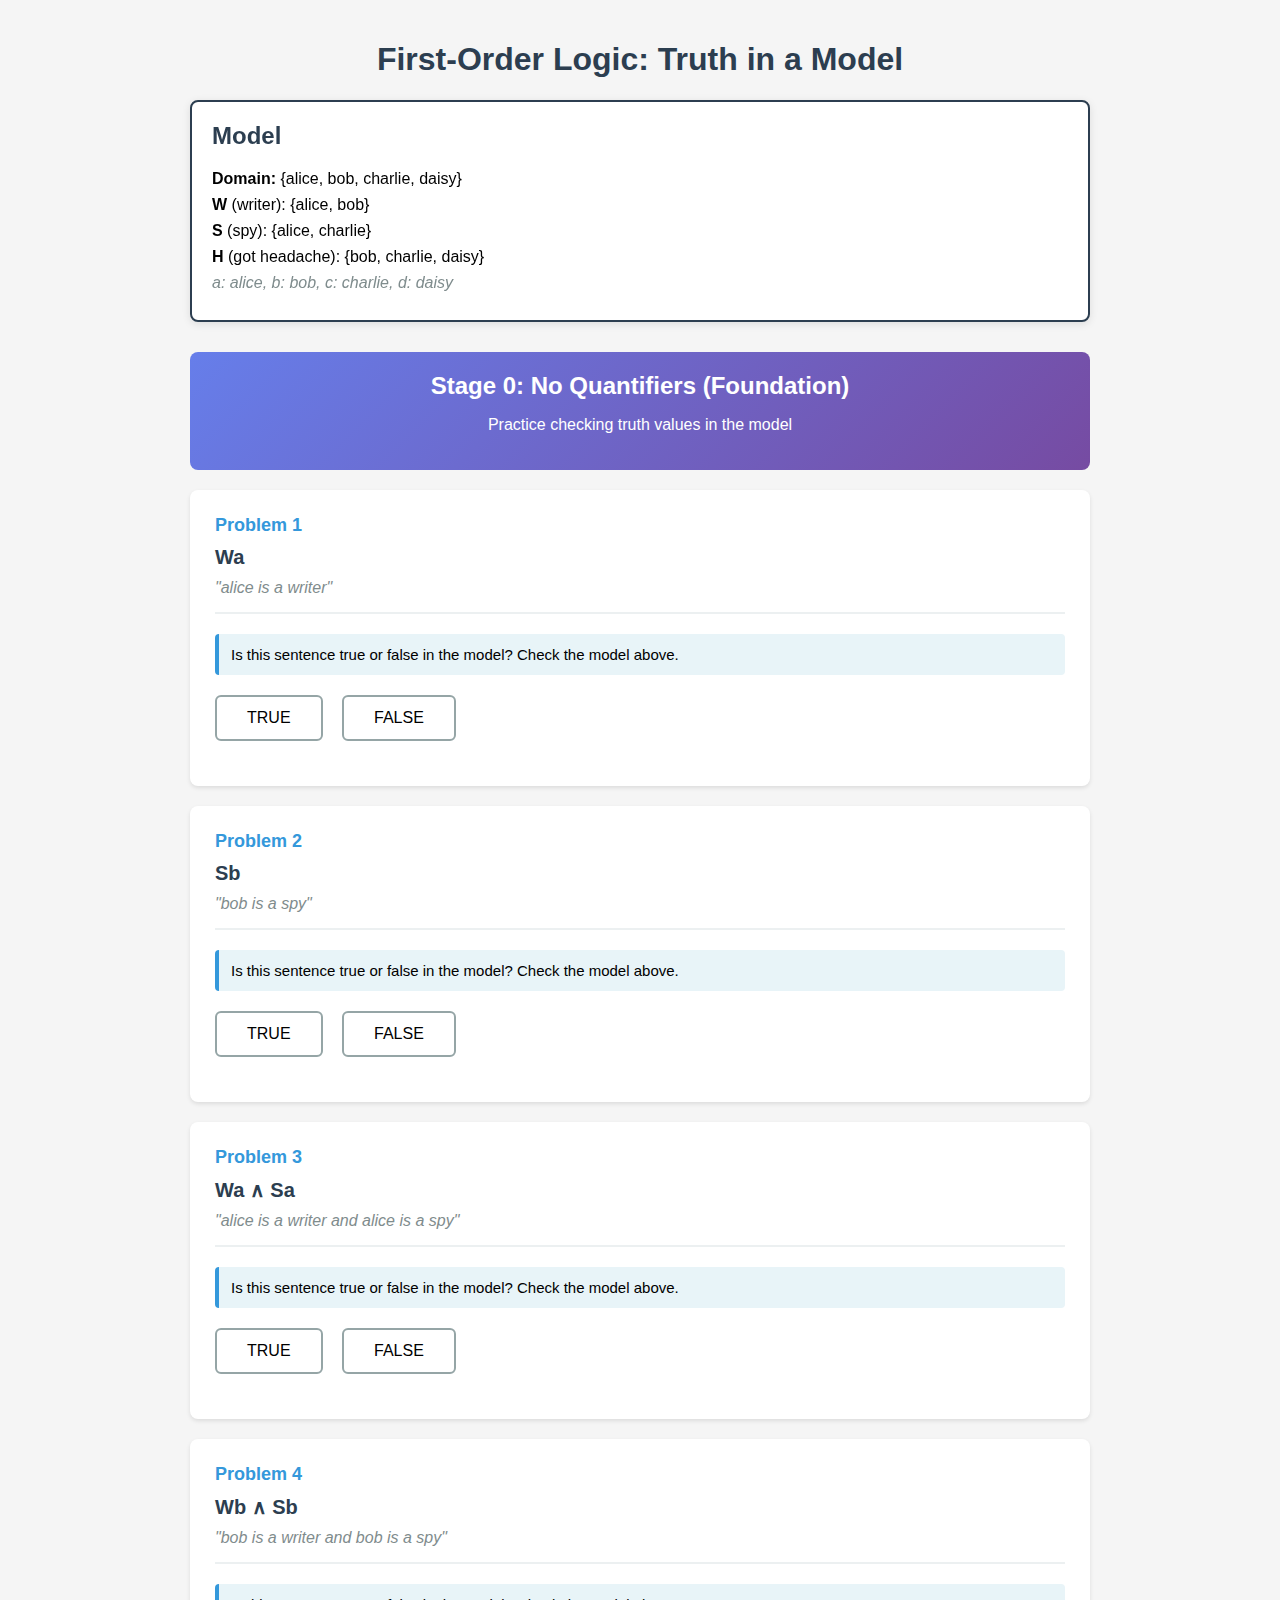
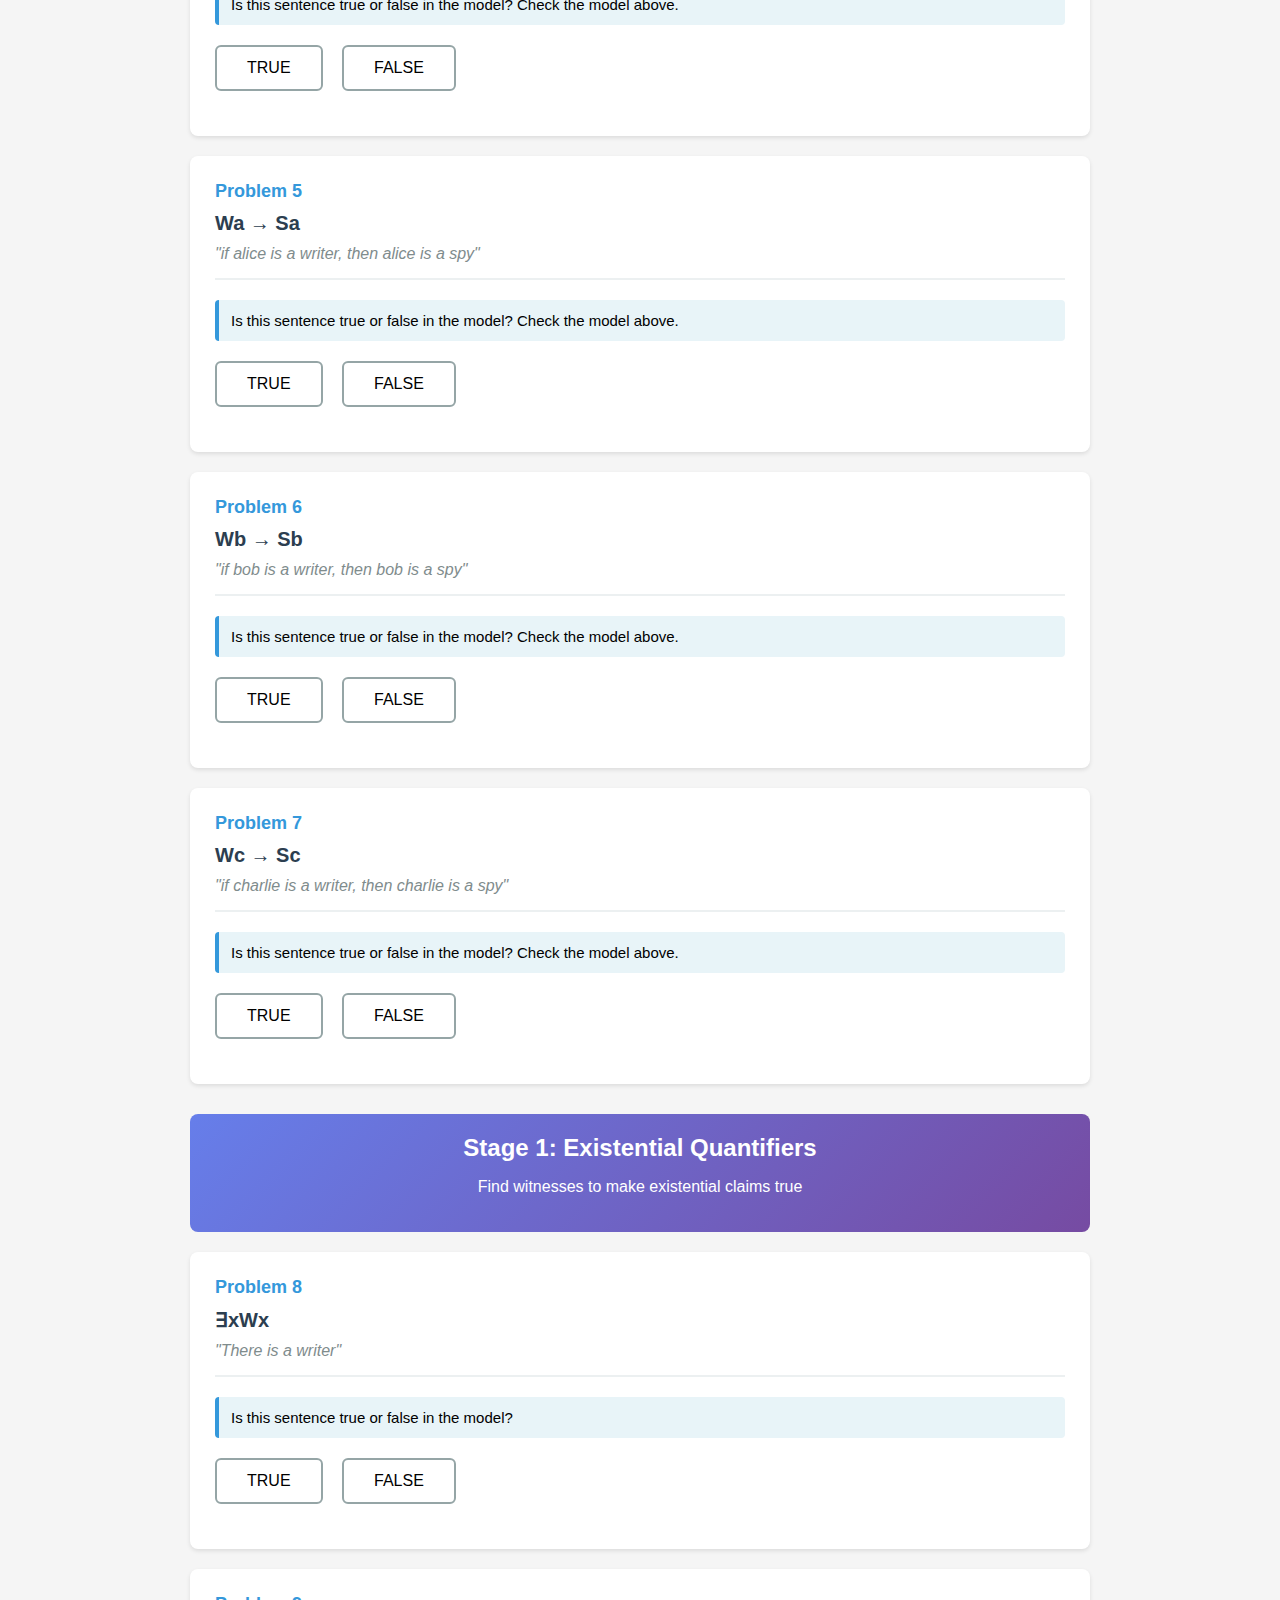
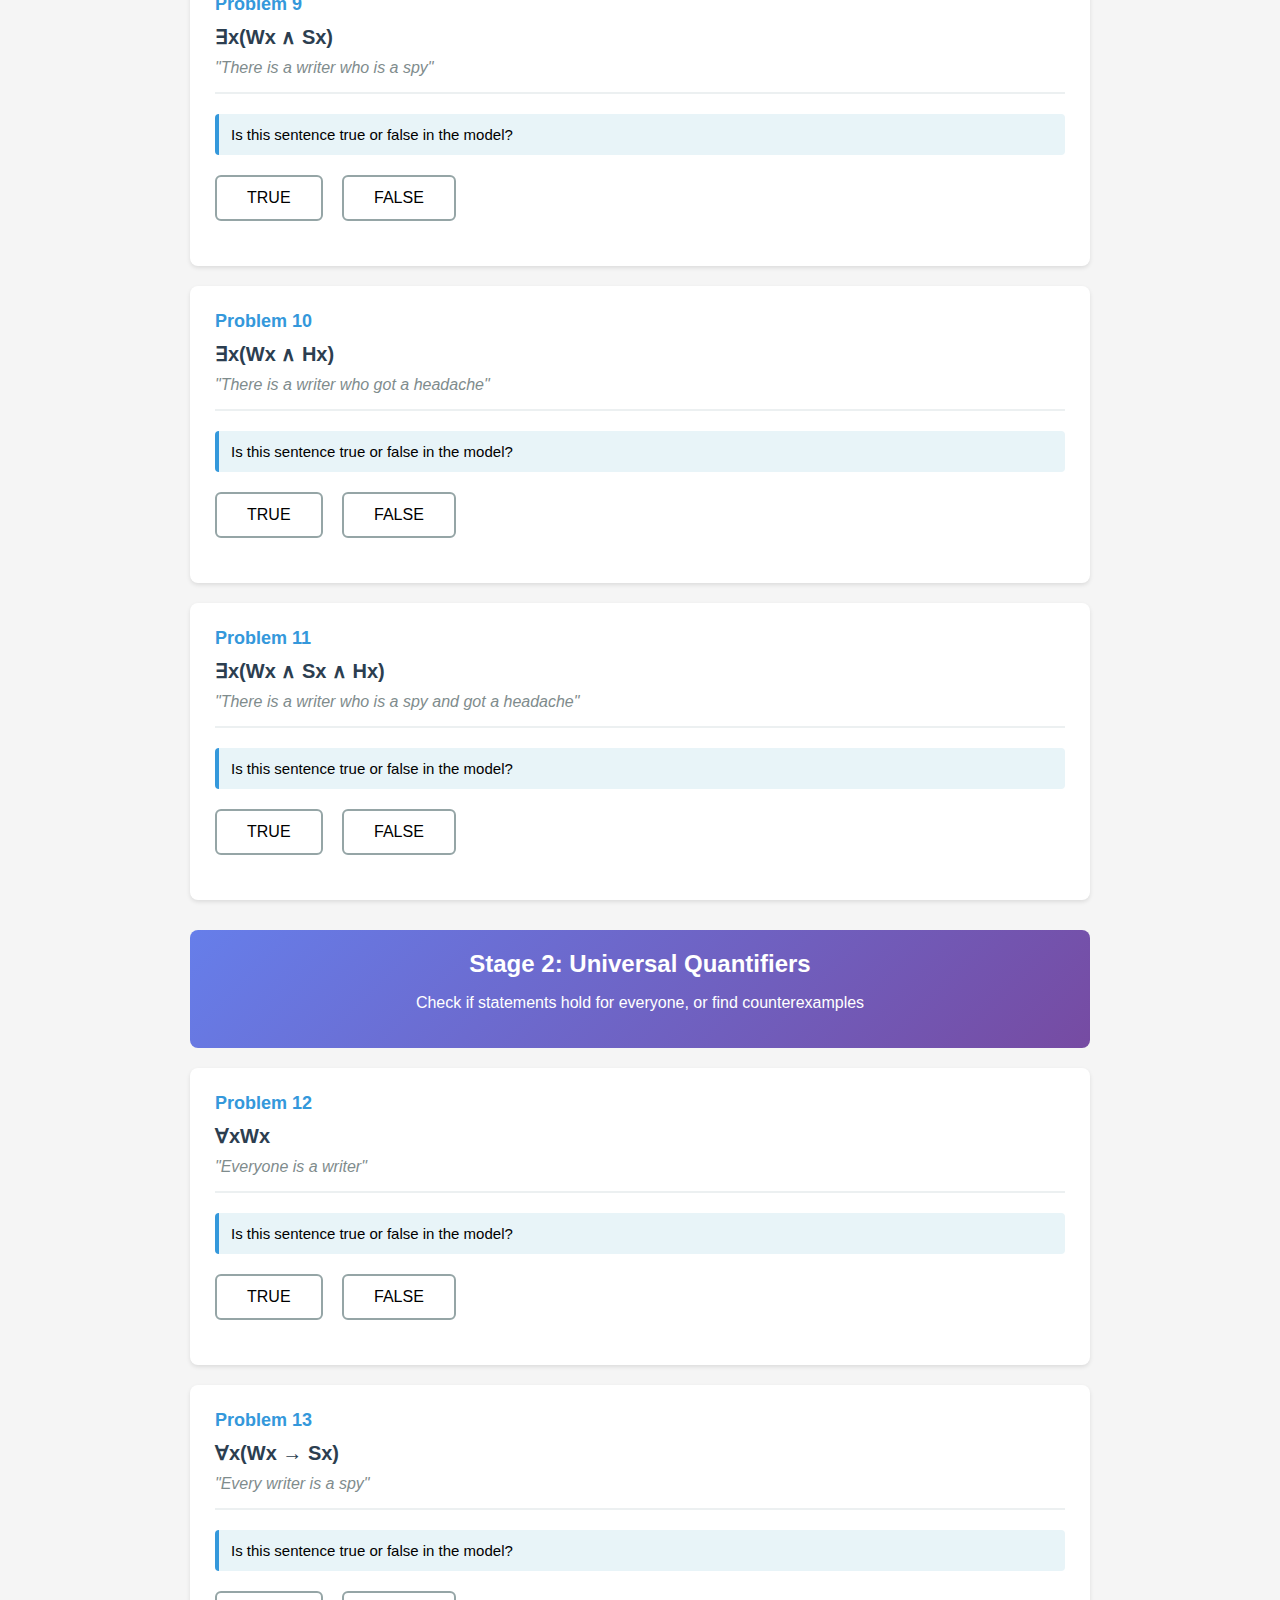
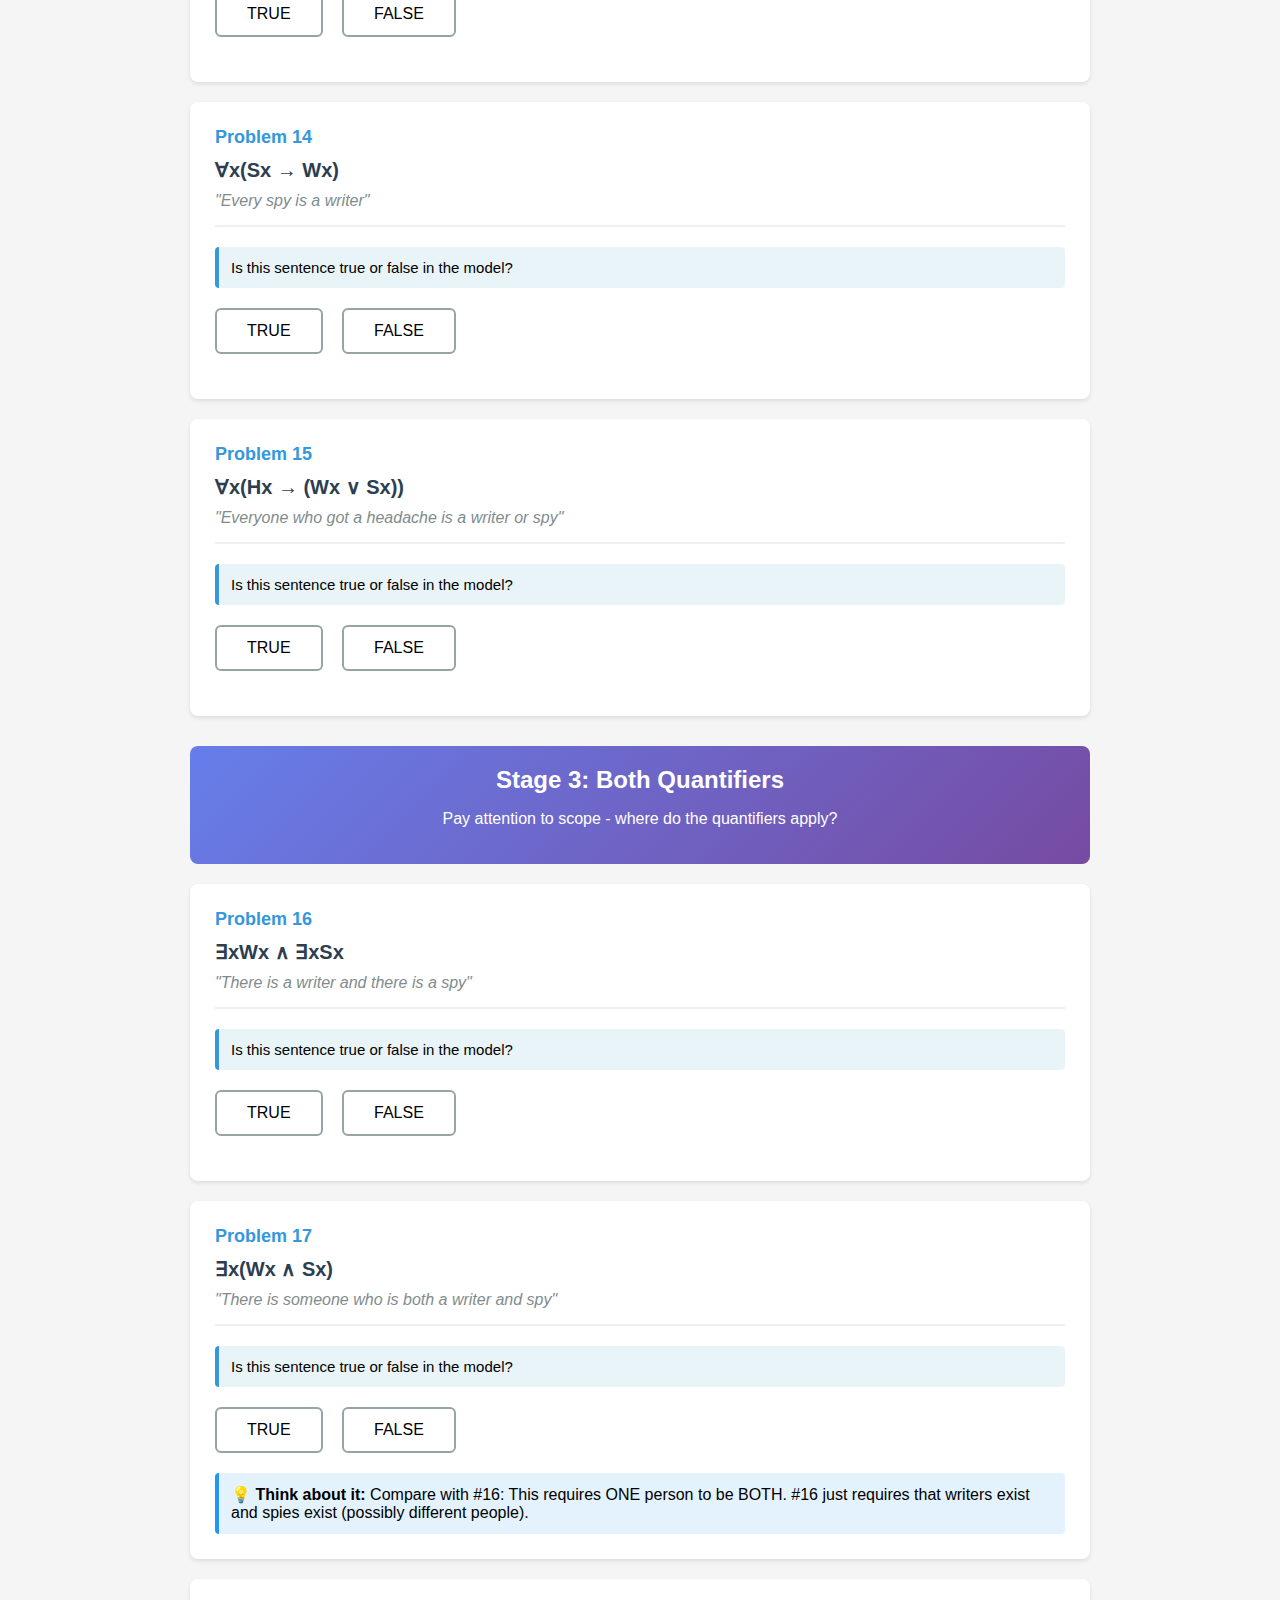
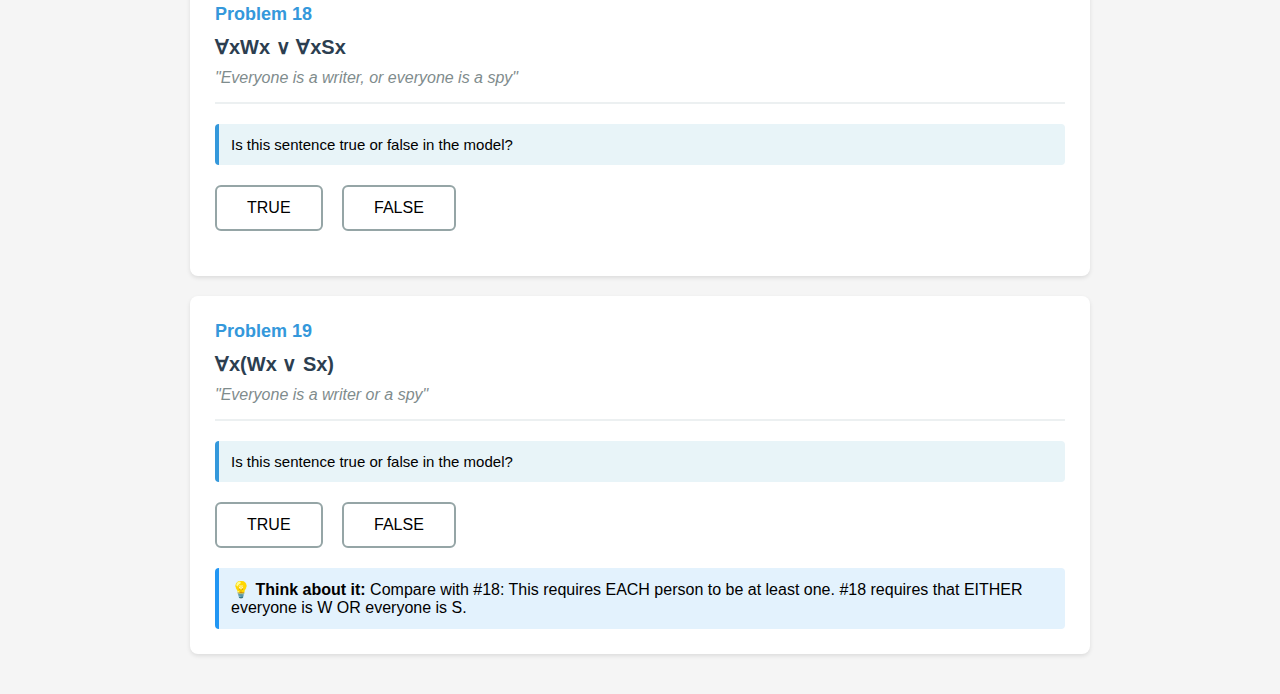
<file: index.html>
<!DOCTYPE html>
<html lang="en">
<head>
  <meta charset="UTF-8">
  <meta name="viewport" content="width=device-width, initial-scale=1.0">
  <title>First-Order Logic Worksheet</title>
  <style>
    body {
      font-family: 'Segoe UI', Tahoma, Geneva, Verdana, sans-serif;
      max-width: 900px;
      margin: 0 auto;
      padding: 20px;
      background: #f5f5f5;
    }
    
    .model-box {
      background: white;
      border: 2px solid #2c3e50;
      border-radius: 8px;
      padding: 20px;
      margin-bottom: 30px;
      position: sticky;
      top: 10px;
      z-index: 100;
      box-shadow: 0 2px 8px rgba(0,0,0,0.1);
    }
    
    .model-box h2 {
      margin-top: 0;
      color: #2c3e50;
    }
    
    .model-box p {
      margin: 8px 0;
      font-size: 16px;
    }
    
    .name-key {
      color: #7f8c8d;
      font-size: 14px;
      font-style: italic;
      margin-top: 12px;
    }
    
    .problem {
      background: white;
      border-radius: 8px;
      padding: 25px;
      margin-bottom: 20px;
      box-shadow: 0 2px 4px rgba(0,0,0,0.1);
    }
    
    .problem-header {
      border-bottom: 2px solid #ecf0f1;
      padding-bottom: 15px;
      margin-bottom: 20px;
    }
    
    .problem-number {
      color: #3498db;
      font-weight: bold;
      font-size: 18px;
    }
    
    .formula {
      font-size: 20px;
      font-weight: bold;
      margin: 10px 0;
      color: #2c3e50;
    }
    
    .english {
      color: #7f8c8d;
      font-style: italic;
      font-size: 16px;
    }
    
    .instructions {
      background: #e8f4f8;
      border-left: 4px solid #3498db;
      padding: 12px;
      margin: 15px 0;
      border-radius: 4px;
      font-size: 15px;
    }
    
    .tf-buttons {
      margin: 20px 0;
    }
    
    .tf-buttons button {
      padding: 12px 30px;
      margin-right: 15px;
      font-size: 16px;
      border: 2px solid #95a5a6;
      background: white;
      border-radius: 6px;
      cursor: pointer;
      transition: all 0.2s;
    }
    
    .tf-buttons button:hover {
      background: #ecf0f1;
      transform: translateY(-2px);
    }
    
    .tf-buttons button.selected-true {
      background: #2ecc71;
      color: white;
      border-color: #27ae60;
    }
    
    .tf-buttons button.selected-false {
      background: #e74c3c;
      color: white;
      border-color: #c0392b;
    }
    
    .witness-section {
      margin-top: 20px;
      padding: 20px;
      background: #fef9e7;
      border-radius: 6px;
      border: 2px solid #f39c12;
    }
    
    .witness-section h4 {
      margin-top: 0;
      color: #d68910;
    }
    
    .person-button {
      display: inline-block;
      padding: 12px 24px;
      margin: 8px;
      border: 2px solid #95a5a6;
      background: white;
      border-radius: 6px;
      cursor: pointer;
      font-size: 16px;
      transition: all 0.2s;
    }
    
    .person-button:hover {
      background: #ecf0f1;
      transform: translateY(-2px);
    }
    
    .feedback {
      margin-top: 20px;
      padding: 20px;
      border-radius: 6px;
      font-size: 15px;
      line-height: 1.6;
    }
    
    .feedback.correct {
      background: #d4edda;
      border: 2px solid #28a745;
      color: #155724;
    }
    
    .feedback.incorrect {
      background: #f8d7da;
      border: 2px solid #dc3545;
      color: #721c24;
    }
    
    .feedback h4 {
      margin-top: 0;
    }
    
    .verification-line {
      font-family: 'Courier New', monospace;
      margin: 5px 0;
      font-size: 15px;
    }
    
    .checkmark {
      color: #28a745;
      font-weight: bold;
    }
    
    .xmark {
      color: #dc3545;
      font-weight: bold;
    }
    
    .stage-header {
      background: linear-gradient(135deg, #667eea 0%, #764ba2 100%);
      color: white;
      padding: 20px;
      border-radius: 8px;
      margin: 30px 0 20px 0;
      text-align: center;
    }
    
    .stage-header h2 {
      margin: 0;
    }
    
    .completion-message {
      background: linear-gradient(135deg, #f093fb 0%, #f5576c 100%);
      color: white;
      padding: 30px;
      border-radius: 8px;
      text-align: center;
      margin-top: 30px;
      display: none;
    }
    
    .completion-message h2 {
      margin-top: 0;
    }
  </style>
</head>
<body>
  <h1 style="text-align: center; color: #2c3e50;">First-Order Logic: Truth in a Model</h1>
  
  <div class="model-box">
    <h2>Model</h2>
    <p><strong>Domain:</strong> {alice, bob, charlie, daisy}</p>
    <p><strong>W</strong> (writer): {alice, bob}</p>
    <p><strong>S</strong> (spy): {alice, charlie}</p>
    <p><strong>H</strong> (got headache): {bob, charlie, daisy}</p>
    <p class="name-key">a: alice, b: bob, c: charlie, d: daisy</p>
  </div>

  <div class="stage-header">
    <h2>Stage 0: No Quantifiers (Foundation)</h2>
    <p>Practice checking truth values in the model</p>
  </div>

  <div id="problems-container"></div>
  
  <div id="completion" class="completion-message">
    <h2>🎉 Worksheet Complete!</h2>
    <p>Great work! You can now screenshot this page and submit it for participation credit.</p>
  </div>

  <script>
    const model = {
      W: ['alice', 'bob'],
      S: ['alice', 'charlie'],
      H: ['bob', 'charlie', 'daisy']
    };
    
    const nameMap = { 'a': 'alice', 'b': 'bob', 'c': 'charlie', 'd': 'daisy' };
    const reverseNameMap = { 'alice': 'a', 'bob': 'b', 'charlie': 'c', 'daisy': 'd' };
    
    const problems = [
      // Stage 0 problems
      {
        stage: 0,
        number: 1,
        formula: "Wa",
        english: "alice is a writer",
        correctAnswer: true,
        checkFormula: (person) => model.W.includes('alice')
      },
      {
        stage: 0,
        number: 2,
        formula: "Sb",
        english: "bob is a spy",
        correctAnswer: false,
        checkFormula: (person) => model.S.includes('bob')
      },
      {
        stage: 0,
        number: 3,
        formula: "Wa ∧ Sa",
        english: "alice is a writer and alice is a spy",
        correctAnswer: true,
        checkFormula: (person) => model.W.includes('alice') && model.S.includes('alice')
      },
      {
        stage: 0,
        number: 4,
        formula: "Wb ∧ Sb",
        english: "bob is a writer and bob is a spy",
        correctAnswer: false,
        checkFormula: (person) => model.W.includes('bob') && model.S.includes('bob')
      },
      {
        stage: 0,
        number: 5,
        formula: "Wa → Sa",
        english: "if alice is a writer, then alice is a spy",
        correctAnswer: true,
        checkFormula: (person) => !model.W.includes('alice') || model.S.includes('alice')
      },
      {
        stage: 0,
        number: 6,
        formula: "Wb → Sb",
        english: "if bob is a writer, then bob is a spy",
        correctAnswer: false,
        checkFormula: (person) => !model.W.includes('bob') || model.S.includes('bob')
      },
      {
        stage: 0,
        number: 7,
        formula: "Wc → Sc",
        english: "if charlie is a writer, then charlie is a spy",
        correctAnswer: true,
        checkFormula: (person) => !model.W.includes('charlie') || model.S.includes('charlie')
      },
      // Stage 1 problems
      {
        stage: 1,
        number: 8,
        formula: "∃xWx",
        english: "There is a writer",
        correctAnswer: true,
        type: 'existential',
        predicates: ['W'],
        checkWitness: (person) => model.W.includes(person)
      },
      {
        stage: 1,
        number: 9,
        formula: "∃x(Wx ∧ Sx)",
        english: "There is a writer who is a spy",
        correctAnswer: true,
        type: 'existential',
        predicates: ['W', 'S'],
        checkWitness: (person) => model.W.includes(person) && model.S.includes(person)
      },
      {
        stage: 1,
        number: 10,
        formula: "∃x(Wx ∧ Hx)",
        english: "There is a writer who got a headache",
        correctAnswer: true,
        type: 'existential',
        predicates: ['W', 'H'],
        checkWitness: (person) => model.W.includes(person) && model.H.includes(person)
      },
      {
        stage: 1,
        number: 11,
        formula: "∃x(Wx ∧ Sx ∧ Hx)",
        english: "There is a writer who is a spy and got a headache",
        correctAnswer: false,
        type: 'existential',
        predicates: ['W', 'S', 'H'],
        checkWitness: (person) => model.W.includes(person) && model.S.includes(person) && model.H.includes(person)
      },
      // Stage 2 problems - Universal Quantifiers
      {
        stage: 2,
        number: 12,
        formula: "∀xWx",
        english: "Everyone is a writer",
        correctAnswer: false,
        type: 'universal',
        predicates: ['W'],
        checkCounterexample: (person) => !model.W.includes(person)
      },
      {
        stage: 2,
        number: 13,
        formula: "∀x(Wx → Sx)",
        english: "Every writer is a spy",
        correctAnswer: false,
        type: 'universal',
        predicates: ['W', 'S'],
        isImplication: true,
        checkCounterexample: (person) => model.W.includes(person) && !model.S.includes(person)
      },
      {
        stage: 2,
        number: 14,
        formula: "∀x(Sx → Wx)",
        english: "Every spy is a writer",
        correctAnswer: false,
        type: 'universal',
        predicates: ['S', 'W'],
        isImplication: true,
        checkCounterexample: (person) => model.S.includes(person) && !model.W.includes(person)
      },
      {
        stage: 2,
        number: 15,
        formula: "∀x(Hx → (Wx ∨ Sx))",
        english: "Everyone who got a headache is a writer or spy",
        correctAnswer: false,
        type: 'universal',
        predicates: ['H', 'W', 'S'],
        isImplication: true,
        isDisjunction: true,
        checkCounterexample: (person) => model.H.includes(person) && !model.W.includes(person) && !model.S.includes(person)
      },
      // Stage 3 problems - Both Quantifiers
      {
        stage: 3,
        number: 16,
        formula: "∃xWx ∧ ∃xSx",
        english: "There is a writer and there is a spy",
        correctAnswer: true,
        type: 'stage3-simple',
        explanation: "This is true because there exists at least one writer (alice or bob) AND there exists at least one spy (alice or charlie). These don't have to be the same person!"
      },
      {
        stage: 3,
        number: 17,
        formula: "∃x(Wx ∧ Sx)",
        english: "There is someone who is both a writer and spy",
        correctAnswer: true,
        type: 'existential',
        predicates: ['W', 'S'],
        checkWitness: (person) => model.W.includes(person) && model.S.includes(person),
        compareNote: "Compare with #16: This requires ONE person to be BOTH. #16 just requires that writers exist and spies exist (possibly different people)."
      },
      {
        stage: 3,
        number: 18,
        formula: "∀xWx ∨ ∀xSx",
        english: "Everyone is a writer, or everyone is a spy",
        correctAnswer: false,
        type: 'stage3-simple',
        explanation: "This is false because it's not the case that everyone is a writer (charlie and daisy aren't), and it's not the case that everyone is a spy (bob and daisy aren't)."
      },
      {
        stage: 3,
        number: 19,
        formula: "∀x(Wx ∨ Sx)",
        english: "Everyone is a writer or a spy",
        correctAnswer: false,
        type: 'universal',
        predicates: ['W', 'S'],
        isDisjunction: true,
        checkCounterexample: (person) => !model.W.includes(person) && !model.S.includes(person),
        compareNote: "Compare with #18: This requires EACH person to be at least one. #18 requires that EITHER everyone is W OR everyone is S."
      }
    ];
    
    let currentStage = 0;
    let completedProblems = 0;
    
    function renderProblems() {
      const container = document.getElementById('problems-container');
      container.innerHTML = '';
      
      problems.forEach((problem, index) => {
        // Add stage header when stage changes
        if (index > 0 && problem.stage !== problems[index - 1].stage) {
          const stageHeader = document.createElement('div');
          stageHeader.className = 'stage-header';
          if (problem.stage === 1) {
            stageHeader.innerHTML = `
              <h2>Stage 1: Existential Quantifiers</h2>
              <p>Find witnesses to make existential claims true</p>
            `;
          } else if (problem.stage === 2) {
            stageHeader.innerHTML = `
              <h2>Stage 2: Universal Quantifiers</h2>
              <p>Check if statements hold for everyone, or find counterexamples</p>
            `;
          } else if (problem.stage === 3) {
            stageHeader.innerHTML = `
              <h2>Stage 3: Both Quantifiers</h2>
              <p>Pay attention to scope - where do the quantifiers apply?</p>
            `;
          }
          container.appendChild(stageHeader);
        }
        
        const problemDiv = document.createElement('div');
        problemDiv.className = 'problem';
        problemDiv.id = `problem-${problem.number}`;
        
        let html = `
          <div class="problem-header">
            <div class="problem-number">Problem ${problem.number}</div>
            <div class="formula">${problem.formula}</div>
            <div class="english">"${problem.english}"</div>
          </div>
        `;
        
        if (problem.stage === 0) {
          html += `
            <div class="instructions">Is this sentence true or false in the model? Check the model above.</div>
            <div class="tf-buttons">
              <button onclick="checkStage0(${index}, true)">TRUE</button>
              <button onclick="checkStage0(${index}, false)">FALSE</button>
            </div>
            <div id="feedback-${problem.number}"></div>
          `;
        } else if (problem.type === 'existential') {
          html += `
            <div class="instructions">Is this sentence true or false in the model?</div>
            <div class="tf-buttons">
              <button onclick="selectTF(${index}, true)">TRUE</button>
              <button onclick="selectTF(${index}, false)">FALSE</button>
            </div>
            <div id="witness-section-${problem.number}"></div>
            <div id="feedback-${problem.number}"></div>
          `;
          if (problem.compareNote) {
            html += `<div style="background: #e3f2fd; padding: 12px; margin-top: 15px; border-radius: 4px; border-left: 4px solid #2196f3;"><strong>💡 Think about it:</strong> ${problem.compareNote}</div>`;
          }
        } else if (problem.type === 'universal') {
          html += `
            <div class="instructions">Is this sentence true or false in the model?</div>
            <div class="tf-buttons">
              <button onclick="selectTFUniversal(${index}, true)">TRUE</button>
              <button onclick="selectTFUniversal(${index}, false)">FALSE</button>
            </div>
            <div id="counterexample-section-${problem.number}"></div>
            <div id="feedback-${problem.number}"></div>
          `;
          if (problem.compareNote) {
            html += `<div style="background: #e3f2fd; padding: 12px; margin-top: 15px; border-radius: 4px; border-left: 4px solid #2196f3;"><strong>💡 Think about it:</strong> ${problem.compareNote}</div>`;
          }
        } else if (problem.type === 'stage3-simple') {
          html += `
            <div class="instructions">Is this sentence true or false in the model?</div>
            <div class="tf-buttons">
              <button onclick="checkStage3Simple(${index}, true)">TRUE</button>
              <button onclick="checkStage3Simple(${index}, false)">FALSE</button>
            </div>
            <div id="feedback-${problem.number}"></div>
          `;
        }
        
        problemDiv.innerHTML = html;
        container.appendChild(problemDiv);
      });
    }
    
    function checkStage0(index, answer) {
      const problem = problems[index];
      const feedbackDiv = document.getElementById(`feedback-${problem.number}`);
      const buttons = document.querySelectorAll(`#problem-${problem.number} .tf-buttons button`);
      
      // Update button styling
      buttons[0].className = answer === true ? 'selected-true' : '';
      buttons[1].className = answer === false ? 'selected-false' : '';
      
      const isCorrect = answer === problem.correctAnswer;
      
      let feedback = `<div class="feedback ${isCorrect ? 'correct' : 'incorrect'}">`;
      
      if (problem.formula.includes('∧')) {
        // Conjunction
        const parts = problem.formula.split(' ∧ ');
        const pred1 = parts[0].charAt(0);
        const pred2 = parts[1].charAt(0);
        const name1 = nameMap[parts[0].charAt(1)];
        const name2 = nameMap[parts[1].charAt(1)];
        const val1 = model[pred1].includes(name1);
        const val2 = model[pred2].includes(name2);
        
        feedback += `<h4>Checking:</h4>`;
        feedback += `<div class="verification-line">${parts[0]} = ${val1 ? 'TRUE' : 'FALSE'} ${val1 ? '<span class="checkmark">✓</span>' : '<span class="xmark">✗</span>'}</div>`;
        feedback += `<div class="verification-line">${parts[1]} = ${val2 ? 'TRUE' : 'FALSE'} ${val2 ? '<span class="checkmark">✓</span>' : '<span class="xmark">✗</span>'}</div>`;
        feedback += `<div class="verification-line">${problem.formula} = ${val1} ∧ ${val2} = ${val1 && val2 ? 'TRUE' : 'FALSE'}</div>`;
      } else if (problem.formula.includes('→')) {
        // Implication
        const parts = problem.formula.split(' → ');
        const pred1 = parts[0].charAt(0);
        const pred2 = parts[1].charAt(0);
        const name1 = nameMap[parts[0].charAt(1)];
        const name2 = nameMap[parts[1].charAt(1)];
        const val1 = model[pred1].includes(name1);
        const val2 = model[pred2].includes(name2);
        const result = !val1 || val2;
        
        feedback += `<h4>Checking:</h4>`;
        feedback += `<div class="verification-line">${parts[0]} = ${val1 ? 'TRUE' : 'FALSE'} ${val1 ? '<span class="checkmark">✓</span>' : '<span class="xmark">✗</span>'}</div>`;
        feedback += `<div class="verification-line">${parts[1]} = ${val2 ? 'TRUE' : 'FALSE'} ${val2 ? '<span class="checkmark">✓</span>' : '<span class="xmark">✗</span>'}</div>`;
        feedback += `<div class="verification-line">${problem.formula} = ${val1} → ${val2} = ${result ? 'TRUE' : 'FALSE'}</div>`;
        if (!val1) {
          feedback += `<p><em>Note: When the antecedent is FALSE, the implication is vacuously TRUE.</em></p>`;
        }
      } else {
        // Simple predicate
        const pred = problem.formula.charAt(0);
        const name = nameMap[problem.formula.charAt(1)];
        const val = model[pred].includes(name);
        
        feedback += `<h4>Checking:</h4>`;
        feedback += `<div class="verification-line">${problem.formula} = ${val ? 'TRUE' : 'FALSE'} ${val ? '<span class="checkmark">✓</span>' : '<span class="xmark">✗</span>'}</div>`;
      }
      
      if (isCorrect) {
        feedback += `<p style="margin-top: 15px; font-weight: bold;">✓ Correct!</p>`;
      } else {
        feedback += `<p style="margin-top: 15px; font-weight: bold;">✗ Not quite. Try again!</p>`;
      }
      
      feedback += `</div>`;
      feedbackDiv.innerHTML = feedback;
      
      if (isCorrect) {
        completedProblems++;
        checkCompletion();
      }
    }
    
    function selectTF(index, answer) {
      const problem = problems[index];
      const witnessSection = document.getElementById(`witness-section-${problem.number}`);
      const feedbackDiv = document.getElementById(`feedback-${problem.number}`);
      const buttons = document.querySelectorAll(`#problem-${problem.number} .tf-buttons button`);
      
      // Update button styling
      buttons[0].className = answer === true ? 'selected-true' : '';
      buttons[1].className = answer === false ? 'selected-false' : '';
      
      // Clear previous feedback
      feedbackDiv.innerHTML = '';
      
      if (answer === true && problem.correctAnswer === true) {
        // Correct - now ask for witness
        witnessSection.innerHTML = `
          <div class="witness-section">
            <h4>Great! Now click on a person to show they are a witness:</h4>
            <div>
              <span class="person-button" onclick="checkWitness(${index}, 'alice')">alice</span>
              <span class="person-button" onclick="checkWitness(${index}, 'bob')">bob</span>
              <span class="person-button" onclick="checkWitness(${index}, 'charlie')">charlie</span>
              <span class="person-button" onclick="checkWitness(${index}, 'daisy')">daisy</span>
            </div>
          </div>
        `;
      } else if (answer === false && problem.correctAnswer === false) {
        // Correct answer for false existential
        witnessSection.innerHTML = '';
        let feedback = `<div class="feedback correct">`;
        feedback += `<h4>✓ Correct! This sentence is FALSE.</h4>`;
        feedback += `<p>Let's verify by checking each person:</p>`;
        
        ['alice', 'bob', 'charlie', 'daisy'].forEach(person => {
          const letter = reverseNameMap[person];
          feedback += `<div style="margin: 10px 0;">`;
          feedback += `<strong>${person}:</strong><br>`;
          problem.predicates.forEach(pred => {
            const val = model[pred].includes(person);
            feedback += `<div class="verification-line">${pred}${letter} = ${val ? 'TRUE' : 'FALSE'} ${val ? '<span class="checkmark">✓</span>' : '<span class="xmark">✗</span>'}</div>`;
          });
          const isWitness = problem.checkWitness(person);
          feedback += `<div class="verification-line">Combined: ${isWitness ? 'TRUE' : 'FALSE'} ${isWitness ? '<span class="checkmark">✓</span>' : '<span class="xmark">✗</span>'}</div>`;
          feedback += `</div>`;
        });
        feedback += `<p style="margin-top: 15px;"><strong>No one satisfies all the conditions, so ${problem.formula} is FALSE.</strong></p>`;
        feedback += `</div>`;
        feedbackDiv.innerHTML = feedback;
        
        completedProblems++;
        checkCompletion();
      } else {
        // Wrong answer
        witnessSection.innerHTML = '';
        feedbackDiv.innerHTML = `
          <div class="feedback incorrect">
            <h4>✗ Not quite.</h4>
            <p>Try the other option!</p>
          </div>
        `;
      }
    }
    
    function checkWitness(index, person) {
      const problem = problems[index];
      const feedbackDiv = document.getElementById(`feedback-${problem.number}`);
      const witnessSection = document.getElementById(`witness-section-${problem.number}`);
      
      const isWitness = problem.checkWitness(person);
      const letter = reverseNameMap[person];
      
      let feedback = `<div class="feedback ${isWitness ? 'correct' : 'incorrect'}">`;
      feedback += `<h4>Checking ${person} as a witness:</h4>`;
      
      // Show each predicate check
      problem.predicates.forEach(pred => {
        const val = model[pred].includes(person);
        feedback += `<div class="verification-line">${pred}${letter} = ${val ? 'TRUE' : 'FALSE'} ${val ? '<span class="checkmark">✓</span>' : '<span class="xmark">✗</span>'}</div>`;
      });
      
      // Show combined result
      if (problem.predicates.length === 2) {
        const val1 = model[problem.predicates[0]].includes(person);
        const val2 = model[problem.predicates[1]].includes(person);
        feedback += `<div class="verification-line">${problem.predicates[0]}${letter} ∧ ${problem.predicates[1]}${letter} = ${val1} ∧ ${val2} = ${isWitness ? 'TRUE' : 'FALSE'}</div>`;
      } else if (problem.predicates.length === 3) {
        const val1 = model[problem.predicates[0]].includes(person);
        const val2 = model[problem.predicates[1]].includes(person);
        const val3 = model[problem.predicates[2]].includes(person);
        feedback += `<div class="verification-line">${problem.predicates[0]}${letter} ∧ ${problem.predicates[1]}${letter} ∧ ${problem.predicates[2]}${letter} = ${val1} ∧ ${val2} ∧ ${val3} = ${isWitness ? 'TRUE' : 'FALSE'}</div>`;
      }
      
      if (isWitness) {
        feedback += `<p style="margin-top: 15px; font-weight: bold;">✓ Correct! ${person} is a witness.</p>`;
        feedback += `<p>Therefore ${problem.formula} is TRUE.</p>`;
        witnessSection.innerHTML = ''; // Hide witness buttons after correct answer
        
        completedProblems++;
        checkCompletion();
      } else {
        feedback += `<p style="margin-top: 15px; font-weight: bold;">✗ ${person} is not a witness. Try again!</p>`;
      }
      
      feedback += `</div>`;
      feedbackDiv.innerHTML = feedback;
    }
    
    function checkCompletion() {
      if (completedProblems === problems.length) {
        document.getElementById('completion').style.display = 'block';
      }
    }
    
    function selectTFUniversal(index, answer) {
      const problem = problems[index];
      const counterexampleSection = document.getElementById(`counterexample-section-${problem.number}`);
      const feedbackDiv = document.getElementById(`feedback-${problem.number}`);
      const buttons = document.querySelectorAll(`#problem-${problem.number} .tf-buttons button`);
      
      // Update button styling
      buttons[0].className = answer === true ? 'selected-true' : '';
      buttons[1].className = answer === false ? 'selected-false' : '';
      
      // Clear previous feedback
      feedbackDiv.innerHTML = '';
      
      if (answer === false && problem.correctAnswer === false) {
        // Correct - now ask for counterexample
        counterexampleSection.innerHTML = `
          <div class="witness-section">
            <h4>Great! Now click on a person who is a counterexample:</h4>
            <div>
              <span class="person-button" onclick="checkCounterexample(${index}, 'alice')">alice</span>
              <span class="person-button" onclick="checkCounterexample(${index}, 'bob')">bob</span>
              <span class="person-button" onclick="checkCounterexample(${index}, 'charlie')">charlie</span>
              <span class="person-button" onclick="checkCounterexample(${index}, 'daisy')">daisy</span>
            </div>
          </div>
        `;
      } else if (answer === true && problem.correctAnswer === true) {
        // Correct answer for true universal
        counterexampleSection.innerHTML = '';
        let feedback = `<div class="feedback correct">`;
        feedback += `<h4>✓ Correct! This sentence is TRUE.</h4>`;
        feedback += `<p>Let's verify by checking each person:</p>`;
        
        ['alice', 'bob', 'charlie', 'daisy'].forEach(person => {
          const letter = reverseNameMap[person];
          feedback += `<div style="margin: 10px 0;">`;
          feedback += `<strong>${person}:</strong><br>`;
          
          if (problem.isImplication) {
            const antecedentPred = problem.predicates[0];
            const consequentPred = problem.predicates[1];
            const antecedentVal = model[antecedentPred].includes(person);
            const consequentVal = problem.isDisjunction 
              ? (model[problem.predicates[1]].includes(person) || model[problem.predicates[2]].includes(person))
              : model[consequentPred].includes(person);
            const implResult = !antecedentVal || consequentVal;
            
            feedback += `<div class="verification-line">${antecedentPred}${letter} = ${antecedentVal ? 'TRUE' : 'FALSE'}</div>`;
            if (problem.isDisjunction) {
              feedback += `<div class="verification-line">${problem.predicates[1]}${letter} ∨ ${problem.predicates[2]}${letter} = ${consequentVal ? 'TRUE' : 'FALSE'}</div>`;
            } else {
              feedback += `<div class="verification-line">${consequentPred}${letter} = ${consequentVal ? 'TRUE' : 'FALSE'}</div>`;
            }
            feedback += `<div class="verification-line">${antecedentPred}${letter} → ... = ${antecedentVal} → ${consequentVal} = ${implResult ? 'TRUE' : 'FALSE'} ${implResult ? '<span class="checkmark">✓</span>' : '<span class="xmark">✗</span>'}</div>`;
          } else {
            problem.predicates.forEach(pred => {
              const val = model[pred].includes(person);
              feedback += `<div class="verification-line">${pred}${letter} = ${val ? 'TRUE' : 'FALSE'} ${val ? '<span class="checkmark">✓</span>' : '<span class="xmark">✗</span>'}</div>`;
            });
          }
          feedback += `</div>`;
        });
        feedback += `<p style="margin-top: 15px;"><strong>Everyone satisfies the condition, so ${problem.formula} is TRUE.</strong></p>`;
        feedback += `</div>`;
        feedbackDiv.innerHTML = feedback;
        
        completedProblems++;
        checkCompletion();
      } else {
        // Wrong answer
        counterexampleSection.innerHTML = '';
        feedbackDiv.innerHTML = `
          <div class="feedback incorrect">
            <h4>✗ Not quite.</h4>
            <p>Try the other option!</p>
          </div>
        `;
      }
    }
    
    function checkCounterexample(index, person) {
      const problem = problems[index];
      const feedbackDiv = document.getElementById(`feedback-${problem.number}`);
      const counterexampleSection = document.getElementById(`counterexample-section-${problem.number}`);
      
      const isCounterexample = problem.checkCounterexample(person);
      const letter = reverseNameMap[person];
      
      let feedback = `<div class="feedback ${isCounterexample ? 'correct' : 'incorrect'}">`;
      feedback += `<h4>Checking ${person} as a counterexample:</h4>`;
      
      if (problem.isImplication) {
        const antecedentPred = problem.predicates[0];
        const antecedentVal = model[antecedentPred].includes(person);
        
        feedback += `<div class="verification-line">${antecedentPred}${letter} = ${antecedentVal ? 'TRUE' : 'FALSE'} ${antecedentVal ? '<span class="checkmark">✓</span>' : '<span class="xmark">✗</span>'}</div>`;
        
        if (problem.isDisjunction) {
          // For disjunction in consequent
          const val1 = model[problem.predicates[1]].includes(person);
          const val2 = model[problem.predicates[2]].includes(person);
          const disjVal = val1 || val2;
          feedback += `<div class="verification-line">${problem.predicates[1]}${letter} = ${val1 ? 'TRUE' : 'FALSE'} ${val1 ? '<span class="checkmark">✓</span>' : '<span class="xmark">✗</span>'}</div>`;
          feedback += `<div class="verification-line">${problem.predicates[2]}${letter} = ${val2 ? 'TRUE' : 'FALSE'} ${val2 ? '<span class="checkmark">✓</span>' : '<span class="xmark">✗</span>'}</div>`;
          feedback += `<div class="verification-line">${problem.predicates[1]}${letter} ∨ ${problem.predicates[2]}${letter} = ${val1} ∨ ${val2} = ${disjVal ? 'TRUE' : 'FALSE'}</div>`;
          const implResult = !antecedentVal || disjVal;
          feedback += `<div class="verification-line">${antecedentPred}${letter} → (${problem.predicates[1]}${letter} ∨ ${problem.predicates[2]}${letter}) = ${antecedentVal} → ${disjVal} = ${implResult ? 'TRUE' : 'FALSE'}</div>`;
        } else {
          const consequentPred = problem.predicates[1];
          const consequentVal = model[consequentPred].includes(person);
          feedback += `<div class="verification-line">${consequentPred}${letter} = ${consequentVal ? 'TRUE' : 'FALSE'} ${consequentVal ? '<span class="checkmark">✓</span>' : '<span class="xmark">✗</span>'}</div>`;
          const implResult = !antecedentVal || consequentVal;
          feedback += `<div class="verification-line">${antecedentPred}${letter} → ${consequentPred}${letter} = ${antecedentVal} → ${consequentVal} = ${implResult ? 'TRUE' : 'FALSE'}</div>`;
        }
        
        if (!antecedentVal) {
          feedback += `<p><em>Note: When the antecedent is FALSE, the implication is vacuously TRUE, so this is not a counterexample.</em></p>`;
        }
      } else if (problem.isDisjunction) {
        // Simple disjunction (not in an implication)
        problem.predicates.forEach(pred => {
          const val = model[pred].includes(person);
          feedback += `<div class="verification-line">${pred}${letter} = ${val ? 'TRUE' : 'FALSE'} ${val ? '<span class="checkmark">✓</span>' : '<span class="xmark">✗</span>'}</div>`;
        });
        const val1 = model[problem.predicates[0]].includes(person);
        const val2 = model[problem.predicates[1]].includes(person);
        feedback += `<div class="verification-line">${problem.predicates[0]}${letter} ∨ ${problem.predicates[1]}${letter} = ${val1} ∨ ${val2} = ${val1 || val2 ? 'TRUE' : 'FALSE'}</div>`;
      } else {
        // Simple universal
        problem.predicates.forEach(pred => {
          const val = model[pred].includes(person);
          feedback += `<div class="verification-line">${pred}${letter} = ${val ? 'TRUE' : 'FALSE'} ${val ? '<span class="checkmark">✓</span>' : '<span class="xmark">✗</span>'}</div>`;
        });
      }
      
      if (isCounterexample) {
        feedback += `<p style="margin-top: 15px; font-weight: bold;">✓ Correct! ${person} is a counterexample.</p>`;
        feedback += `<p>Therefore ${problem.formula} is FALSE.</p>`;
        counterexampleSection.innerHTML = ''; // Hide counterexample buttons after correct answer
        
        completedProblems++;
        checkCompletion();
      } else {
        feedback += `<p style="margin-top: 15px; font-weight: bold;">✗ ${person} is not a counterexample. Try again!</p>`;
      }
      
      feedback += `</div>`;
      feedbackDiv.innerHTML = feedback;
    }
    
    function checkStage3Simple(index, answer) {
      const problem = problems[index];
      const feedbackDiv = document.getElementById(`feedback-${problem.number}`);
      const buttons = document.querySelectorAll(`#problem-${problem.number} .tf-buttons button`);
      
      // Update button styling
      buttons[0].className = answer === true ? 'selected-true' : '';
      buttons[1].className = answer === false ? 'selected-false' : '';
      
      const isCorrect = answer === problem.correctAnswer;
      
      let feedback = `<div class="feedback ${isCorrect ? 'correct' : 'incorrect'}">`;
      
      if (isCorrect) {
        feedback += `<h4>✓ Correct!</h4>`;
        feedback += `<p>${problem.explanation}</p>`;
        
        completedProblems++;
        checkCompletion();
      } else {
        feedback += `<h4>✗ Not quite.</h4>`;
        feedback += `<p>Think carefully about what the formula requires. Try the other option!</p>`;
      }
      
      feedback += `</div>`;
      feedbackDiv.innerHTML = feedback;
    }
    
    // Initialize
    renderProblems();
  </script>
</body>
</html>
</file>
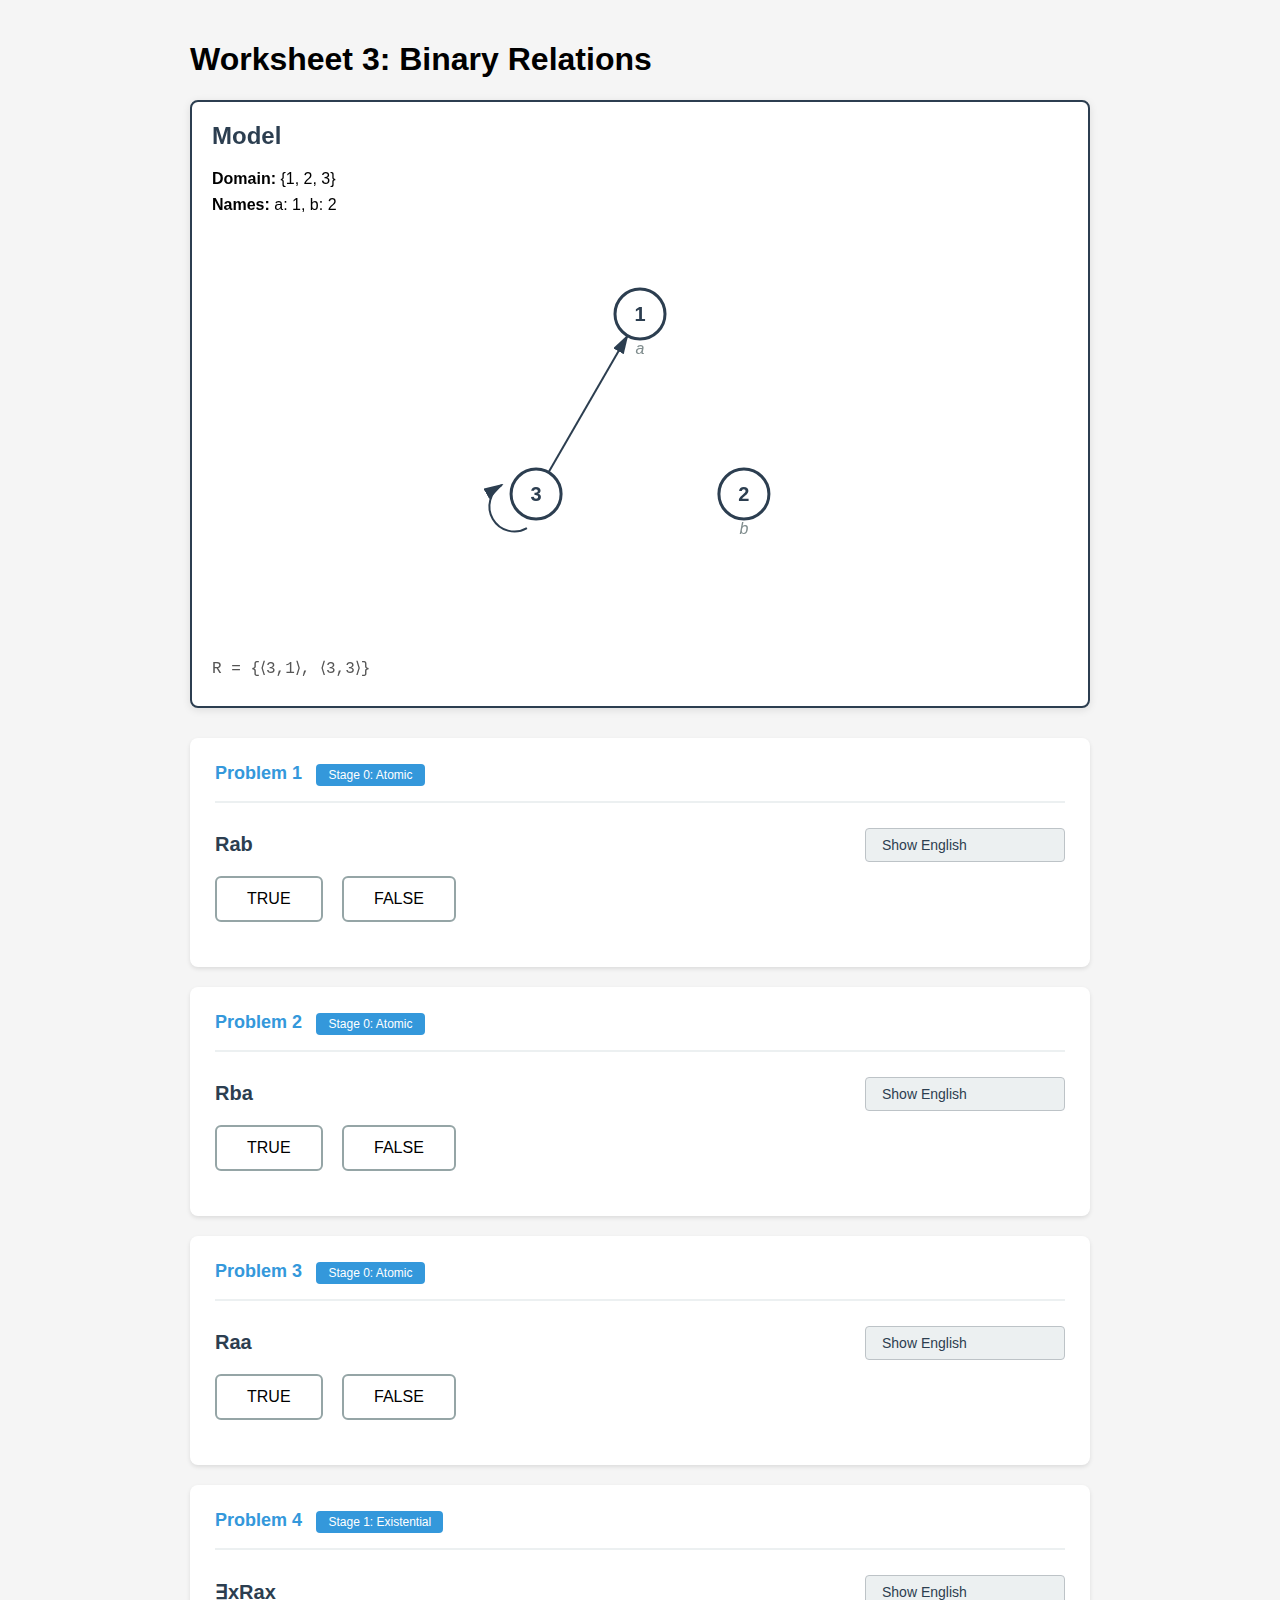
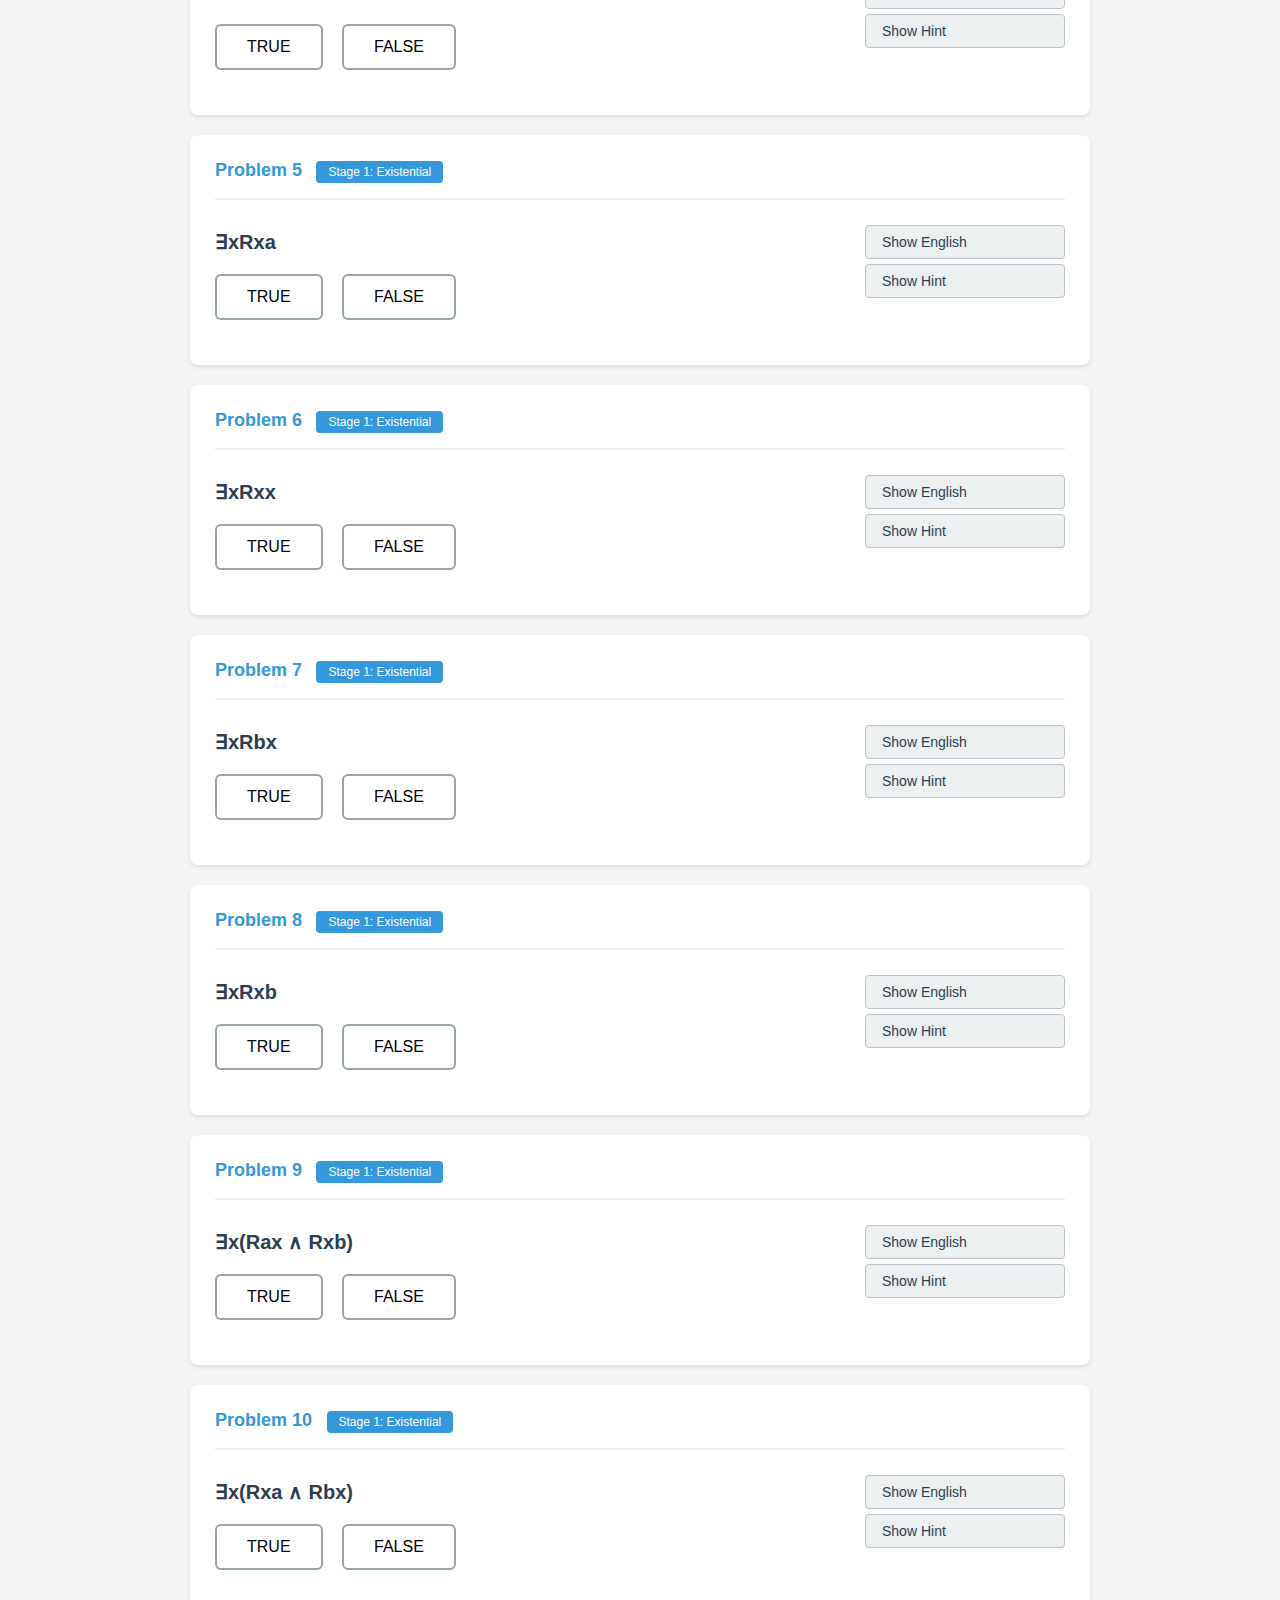
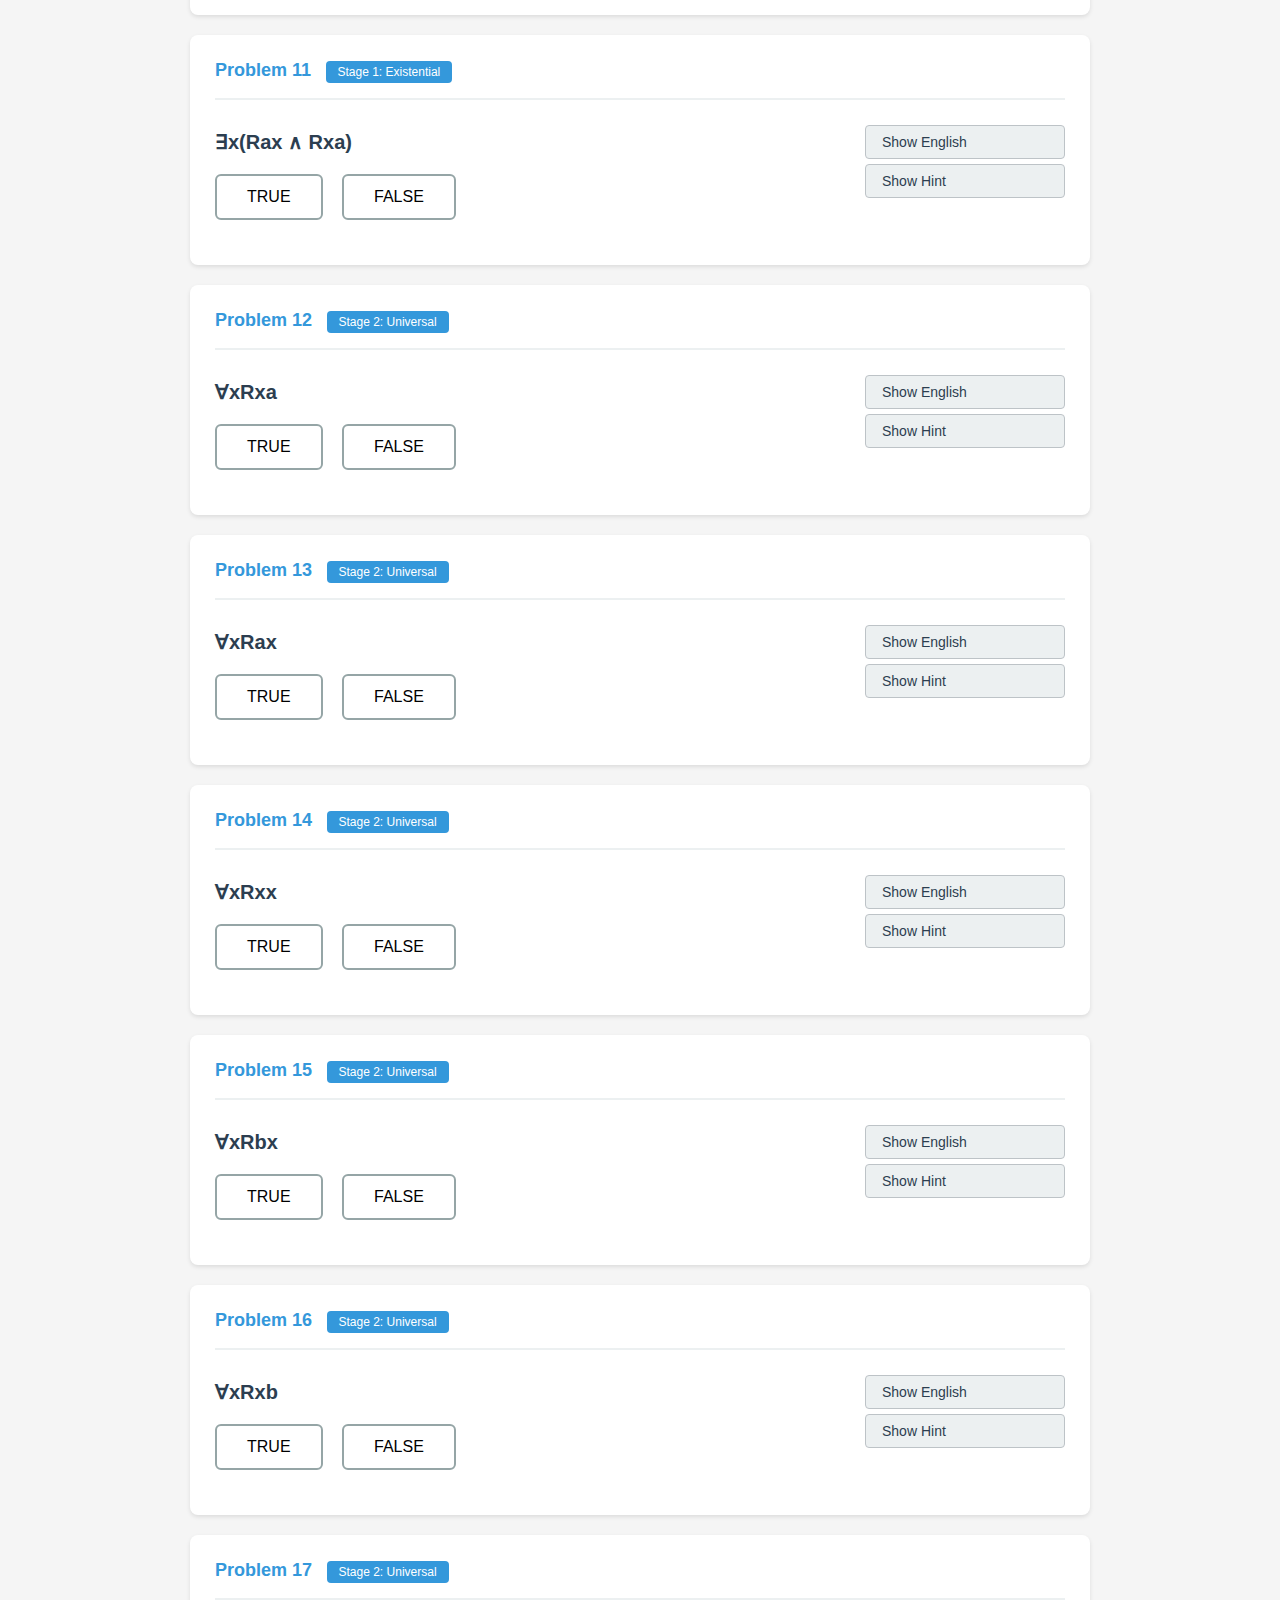
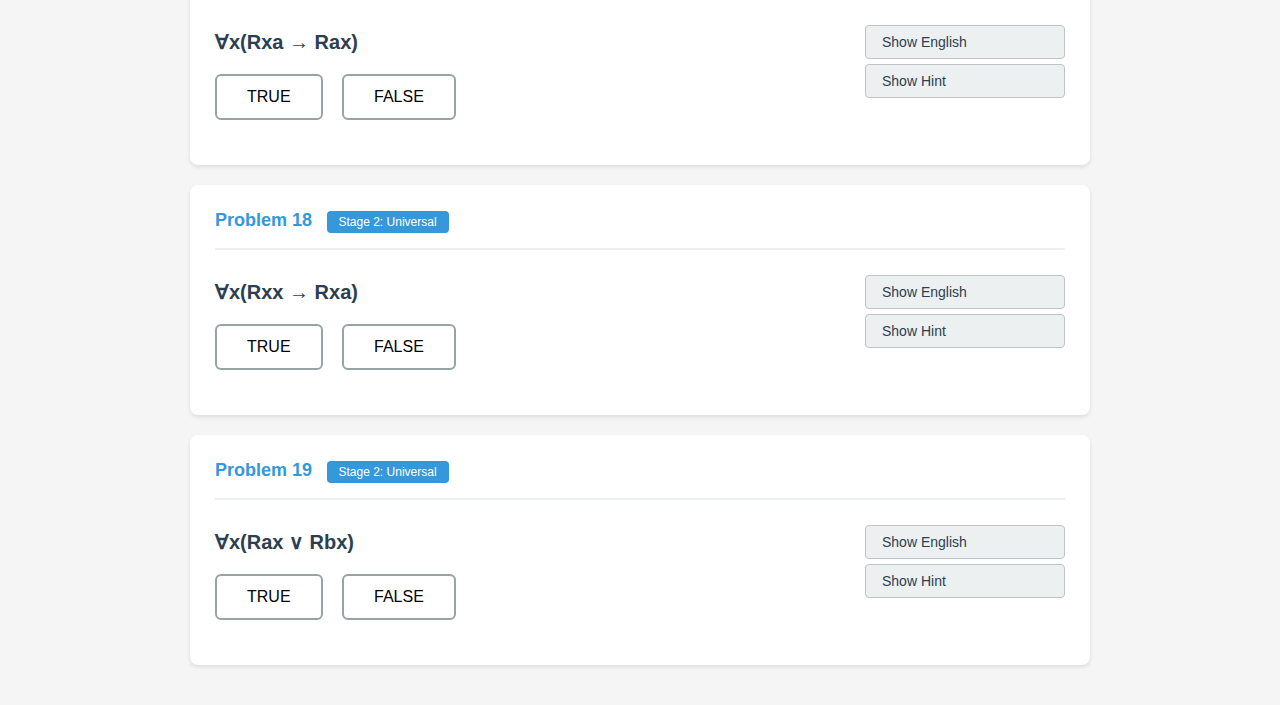
<file: Intro-FOL-Worksheet-2/index.html>
<!DOCTYPE html>
<html lang="en">
<head>
  <meta charset="UTF-8">
  <meta name="viewport" content="width=device-width, initial-scale=1.0">
  <title>Worksheet 3: Binary Relations</title>
  <style>
    body {
      font-family: 'Segoe UI', Tahoma, Geneva, Verdana, sans-serif;
      max-width: 900px;
      margin: 0 auto;
      padding: 20px;
      background: #f5f5f5;
    }
    
    .model-box {
      background: white;
      border: 2px solid #2c3e50;
      border-radius: 8px;
      padding: 20px;
      margin-bottom: 30px;
      position: sticky;
      top: 10px;
      z-index: 100;
      box-shadow: 0 2px 8px rgba(0,0,0,0.1);
    }
    
    .model-box h2 {
      margin-top: 0;
      color: #2c3e50;
    }
    
    .model-box p {
      margin: 8px 0;
      font-size: 16px;
    }
    
    .diagram-container {
      margin: 20px 0;
      text-align: center;
    }
    
    .relation-set {
      font-family: 'Courier New', monospace;
      font-size: 14px;
      color: #555;
      margin-top: 10px;
    }
    
    .problem {
      background: white;
      border-radius: 8px;
      padding: 25px;
      margin-bottom: 20px;
      box-shadow: 0 2px 4px rgba(0,0,0,0.1);
    }
    
    .problem-header {
      border-bottom: 2px solid #ecf0f1;
      padding-bottom: 15px;
      margin-bottom: 20px;
    }
    
    .problem-number {
      color: #3498db;
      font-weight: bold;
      font-size: 18px;
    }
    
    .stage-label {
      display: inline-block;
      background: #3498db;
      color: white;
      padding: 4px 12px;
      border-radius: 4px;
      font-size: 12px;
      margin-left: 10px;
    }
    
    .formula {
      font-size: 20px;
      font-weight: bold;
      margin: 10px 0;
      color: #2c3e50;
    }
    
    .problem-content {
      display: flex;
      gap: 20px;
      align-items: flex-start;
    }
    
    .problem-main {
      flex: 1;
    }
    
    .problem-sidebar {
      width: 200px;
      flex-shrink: 0;
    }
    
    .english {
      color: #7f8c8d;
      font-style: italic;
      font-size: 16px;
    }
    
    .instructions {
      background: #e8f4f8;
      border-left: 4px solid #3498db;
      padding: 12px;
      margin: 15px 0;
      border-radius: 4px;
      font-size: 15px;
    }
    
    .tf-buttons {
      margin: 20px 0;
    }
    
    .tf-buttons button {
      padding: 12px 30px;
      margin-right: 15px;
      font-size: 16px;
      border: 2px solid #95a5a6;
      background: white;
      border-radius: 6px;
      cursor: pointer;
      transition: all 0.2s;
    }
    
    .tf-buttons button:hover:not(:disabled) {
      background: #ecf0f1;
      border-color: #7f8c8d;
    }
    
    .tf-buttons button:disabled {
      opacity: 0.5;
      cursor: not-allowed;
    }
    
    .tf-buttons button.selected {
      background: #3498db;
      color: white;
      border-color: #2980b9;
    }
    
    .object-selector {
      margin: 20px 0;
    }
    
    .object-buttons {
      display: flex;
      gap: 10px;
      justify-content: center;
    }
    
    .object-buttons button {
      width: 60px;
      height: 60px;
      font-size: 20px;
      font-weight: bold;
      border: 2px solid #95a5a6;
      background: white;
      border-radius: 8px;
      cursor: pointer;
      transition: all 0.2s;
    }
    
    .object-buttons button:hover:not(:disabled) {
      background: #ecf0f1;
      border-color: #7f8c8d;
    }
    
    .object-buttons button:disabled {
      opacity: 0.5;
      cursor: not-allowed;
    }
    
    .object-buttons button.selected {
      background: #2ecc71;
      color: white;
      border-color: #27ae60;
    }
    
    .feedback {
      margin-top: 20px;
      padding: 15px;
      border-radius: 6px;
      font-size: 15px;
    }
    
    .feedback.correct {
      background: #d5f4e6;
      border: 2px solid #27ae60;
      color: #27ae60;
    }
    
    .feedback.incorrect {
      background: #fadbd8;
      border: 2px solid #e74c3c;
      color: #c0392b;
    }
    
    .feedback-detail {
      margin-top: 10px;
      padding: 10px;
      background: rgba(255,255,255,0.5);
      border-radius: 4px;
      font-size: 14px;
    }
    
    .completion-message {
      background: linear-gradient(135deg, #667eea 0%, #764ba2 100%);
      color: white;
      padding: 30px;
      border-radius: 12px;
      text-align: center;
      margin: 30px 0;
      box-shadow: 0 4px 12px rgba(0,0,0,0.2);
    }
    
    .completion-message h2 {
      margin: 0 0 20px 0;
      font-size: 32px;
    }
    
    .completion-message .score {
      font-size: 20px;
      margin: 10px 0;
    }
    
    .reset-button {
      background: white;
      color: #764ba2;
      border: none;
      padding: 15px 40px;
      font-size: 18px;
      font-weight: bold;
      border-radius: 8px;
      cursor: pointer;
      margin-top: 20px;
      transition: all 0.2s;
    }
    
    .reset-button:hover {
      transform: scale(1.05);
      box-shadow: 0 4px 8px rgba(0,0,0,0.3);
    }
    
    .hard-mode-toggle {
      margin: 20px 0;
      padding: 15px;
      background: #fff3cd;
      border: 2px solid #ffc107;
      border-radius: 6px;
    }
    
    .hard-mode-toggle label {
      display: flex;
      align-items: center;
      cursor: pointer;
      font-weight: bold;
    }
    
    .hard-mode-toggle input[type="checkbox"] {
      width: 20px;
      height: 20px;
      margin-right: 10px;
      cursor: pointer;
    }
    
    .toggle-button {
      background: #ecf0f1;
      border: 1px solid #bdc3c7;
      padding: 8px 16px;
      border-radius: 4px;
      cursor: pointer;
      font-size: 14px;
      color: #2c3e50;
      margin: 5px 0;
      display: block;
      width: 100%;
      text-align: left;
      transition: all 0.2s;
    }
    
    .toggle-button:hover {
      background: #d5dbdb;
    }
    
    .toggle-content {
      display: none;
      margin-top: 10px;
      padding: 12px;
      background: #f8f9fa;
      border-left: 3px solid #95a5a6;
      border-radius: 4px;
      font-size: 15px;
    }
    
    .toggle-content.show {
      display: block;
    }
    
    .toggle-content.english {
      color: #7f8c8d;
      font-style: italic;
    }
    
    .toggle-content.hint {
      background: #e8f4f8;
      border-left-color: #3498db;
    }
  </style>
</head>
<body>
  <h1>Worksheet 3: Binary Relations</h1>
  
  <div class="model-box" id="model-display">
    <h2>Model</h2>
    <p><strong>Domain:</strong> {1, 2, 3}</p>
    <p><strong>Names:</strong> <span id="names-display"></span></p>
    <div class="diagram-container">
      <svg id="relation-diagram" width="400" height="400"></svg>
    </div>
    <p class="relation-set" id="relation-set"></p>
  </div>
  
  <div id="problems-container"></div>
  
  <div id="completion-container"></div>

  <script>
    // Model state
    let currentModel = null;
    let attemptTracker = {};
    
    // Problem definitions
    const problems = [
      // Stage 0: Atomic (3 problems)
      {
        stage: 0,
        number: 1,
        formula: "Rab",
        english: "a is R-related to b",
        type: 'atomic',
        checkAnswer: (model) => {
          const a = model.names.a;
          const b = model.names.b;
          return inR(a, b, model);
        }
      },
      {
        stage: 0,
        number: 2,
        formula: "Rba",
        english: "b is R-related to a",
        type: 'atomic',
        checkAnswer: (model) => {
          const a = model.names.a;
          const b = model.names.b;
          return inR(b, a, model);
        }
      },
      {
        stage: 0,
        number: 3,
        formula: "Raa",
        english: "a is R-related to itself",
        type: 'atomic',
        checkAnswer: (model) => {
          const a = model.names.a;
          return inR(a, a, model);
        }
      },
      
      // Stage 1: Existentials (8 problems)
      {
        stage: 1,
        number: 4,
        formula: "∃xRax",
        english: "a is R-related to something",
        hint: "Is there any arrow from a?",
        type: 'existential',
        checkAnswer: (model) => {
          const a = model.names.a;
          return getOutgoing(a, model).length > 0;
        },
        checkWitness: (obj, model) => {
          const a = model.names.a;
          return inR(a, obj, model);
        }
      },
      {
        stage: 1,
        number: 5,
        formula: "∃xRxa",
        english: "something is R-related to a",
        hint: "Is there any arrow into a?",
        type: 'existential',
        checkAnswer: (model) => {
          const a = model.names.a;
          return getIncoming(a, model).length > 0;
        },
        checkWitness: (obj, model) => {
          const a = model.names.a;
          return inR(obj, a, model);
        }
      },
      {
        stage: 1,
        number: 6,
        formula: "∃xRxx",
        english: "something is R-related to itself",
        hint: "Find an object with a self-loop",
        type: 'existential',
        checkAnswer: (model) => {
          return model.domain.some(obj => inR(obj, obj, model));
        },
        checkWitness: (obj, model) => {
          return inR(obj, obj, model);
        }
      },
      {
        stage: 1,
        number: 7,
        formula: "∃xRbx",
        english: "b is R-related to something",
        hint: "Is there any arrow from b?",
        type: 'existential',
        checkAnswer: (model) => {
          const b = model.names.b;
          return getOutgoing(b, model).length > 0;
        },
        checkWitness: (obj, model) => {
          const b = model.names.b;
          return inR(b, obj, model);
        }
      },
      {
        stage: 1,
        number: 8,
        formula: "∃xRxb",
        english: "something is R-related to b",
        hint: "Is there any arrow into b?",
        type: 'existential',
        checkAnswer: (model) => {
          const b = model.names.b;
          return getIncoming(b, model).length > 0;
        },
        checkWitness: (obj, model) => {
          const b = model.names.b;
          return inR(obj, b, model);
        }
      },
      {
        stage: 1,
        number: 9,
        formula: "∃x(Rax ∧ Rxb)",
        english: "there's something that a is R-related to and that is R-related to b",
        hint: "Find an object that has an arrow from a AND an arrow to b",
        type: 'existential',
        checkAnswer: (model) => {
          const a = model.names.a;
          const b = model.names.b;
          return model.domain.some(obj => inR(a, obj, model) && inR(obj, b, model));
        },
        checkWitness: (obj, model) => {
          const a = model.names.a;
          const b = model.names.b;
          return inR(a, obj, model) && inR(obj, b, model);
        }
      },
      {
        stage: 1,
        number: 10,
        formula: "∃x(Rxa ∧ Rbx)",
        english: "there's something that is R-related to a and that b is R-related to",
        hint: "Find an object with an arrow to a AND an arrow from b",
        type: 'existential',
        checkAnswer: (model) => {
          const a = model.names.a;
          const b = model.names.b;
          return model.domain.some(obj => inR(obj, a, model) && inR(b, obj, model));
        },
        checkWitness: (obj, model) => {
          const a = model.names.a;
          const b = model.names.b;
          return inR(obj, a, model) && inR(b, obj, model);
        }
      },
      {
        stage: 1,
        number: 11,
        formula: "∃x(Rax ∧ Rxa)",
        english: "there's something that a has a mutual relationship with",
        hint: "Find an object with arrows BOTH from a and to a",
        type: 'existential',
        checkAnswer: (model) => {
          const a = model.names.a;
          return model.domain.some(obj => inR(a, obj, model) && inR(obj, a, model));
        },
        checkWitness: (obj, model) => {
          const a = model.names.a;
          return inR(a, obj, model) && inR(obj, a, model);
        }
      },
      
      // Stage 2: Universals (8 problems)
      {
        stage: 2,
        number: 12,
        formula: "∀xRxa",
        english: "everything is R-related to a",
        hint: "Does EVERY object have an arrow to a?",
        type: 'universal',
        checkAnswer: (model) => {
          const a = model.names.a;
          return model.domain.every(obj => inR(obj, a, model));
        },
        checkCounterexample: (obj, model) => {
          const a = model.names.a;
          return !inR(obj, a, model);
        }
      },
      {
        stage: 2,
        number: 13,
        formula: "∀xRax",
        english: "a is R-related to everything",
        hint: "Does a have arrows to ALL objects?",
        type: 'universal',
        checkAnswer: (model) => {
          const a = model.names.a;
          return model.domain.every(obj => inR(a, obj, model));
        },
        checkCounterexample: (obj, model) => {
          const a = model.names.a;
          return !inR(a, obj, model);
        }
      },
      {
        stage: 2,
        number: 14,
        formula: "∀xRxx",
        english: "everything is R-related to itself",
        hint: "Does EVERY object have a self-loop?",
        type: 'universal',
        checkAnswer: (model) => {
          return model.domain.every(obj => inR(obj, obj, model));
        },
        checkCounterexample: (obj, model) => {
          return !inR(obj, obj, model);
        }
      },
      {
        stage: 2,
        number: 15,
        formula: "∀xRbx",
        english: "b is R-related to everything",
        hint: "Does b have arrows to ALL objects?",
        type: 'universal',
        checkAnswer: (model) => {
          const b = model.names.b;
          return model.domain.every(obj => inR(b, obj, model));
        },
        checkCounterexample: (obj, model) => {
          const b = model.names.b;
          return !inR(b, obj, model);
        }
      },
      {
        stage: 2,
        number: 16,
        formula: "∀xRxb",
        english: "everything is R-related to b",
        hint: "Does EVERY object have an arrow to b?",
        type: 'universal',
        checkAnswer: (model) => {
          const b = model.names.b;
          return model.domain.every(obj => inR(obj, b, model));
        },
        checkCounterexample: (obj, model) => {
          const b = model.names.b;
          return !inR(obj, b, model);
        }
      },
      {
        stage: 2,
        number: 17,
        formula: "∀x(Rxa → Rax)",
        english: "if anything is R-related to a, then a is R-related to it",
        hint: "Find an object x where there's an arrow x→a but NO arrow a→x",
        type: 'universal',
        checkAnswer: (model) => {
          const a = model.names.a;
          return model.domain.every(obj => !inR(obj, a, model) || inR(a, obj, model));
        },
        checkCounterexample: (obj, model) => {
          const a = model.names.a;
          return inR(obj, a, model) && !inR(a, obj, model);
        }
      },
      {
        stage: 2,
        number: 18,
        formula: "∀x(Rxx → Rxa)",
        english: "if anything is R-related to itself, then it's R-related to a",
        hint: "Find an object with a self-loop but NO arrow to a",
        type: 'universal',
        checkAnswer: (model) => {
          const a = model.names.a;
          return model.domain.every(obj => !inR(obj, obj, model) || inR(obj, a, model));
        },
        checkCounterexample: (obj, model) => {
          const a = model.names.a;
          return inR(obj, obj, model) && !inR(obj, a, model);
        }
      },
      {
        stage: 2,
        number: 19,
        formula: "∀x(Rax ∨ Rbx)",
        english: "for everything: either a is R-related to it or b is R-related to it",
        hint: "Find an object with NO arrow from a and NO arrow from b",
        type: 'universal',
        checkAnswer: (model) => {
          const a = model.names.a;
          const b = model.names.b;
          return model.domain.every(obj => inR(a, obj, model) || inR(b, obj, model));
        },
        checkCounterexample: (obj, model) => {
          const a = model.names.a;
          const b = model.names.b;
          return !inR(a, obj, model) && !inR(b, obj, model);
        }
      }
    ];
    
    // Helper functions
    function inR(x, y, model) {
      return model.R.some(pair => pair[0] === x && pair[1] === y);
    }
    
    function getOutgoing(obj, model) {
      return model.R.filter(pair => pair[0] === obj).map(pair => pair[1]);
    }
    
    function getIncoming(obj, model) {
      return model.R.filter(pair => pair[1] === obj).map(pair => pair[0]);
    }
    
    // Generate random model
    function generateRandomModel() {
      const domain = [1, 2, 3];
      const pairs = [];
      
      // Generate pairs with ~50% probability
      for (let i of domain) {
        for (let j of domain) {
          if (Math.random() > 0.5) {
            pairs.push([i, j]);
          }
        }
      }
      
      // Ensure at least 2 pairs
      if (pairs.length < 2) {
        pairs.push([1, 2]);
        pairs.push([2, 3]);
      }
      
      // Randomly assign names
      const shuffled = [...domain].sort(() => Math.random() - 0.5);
      
      return {
        domain: domain,
        names: {
          a: shuffled[0],
          b: shuffled[1]
        },
        R: pairs
      };
    }
    
    // Draw arrow diagram
    function drawDiagram(model) {
      const svg = document.getElementById('relation-diagram');
      svg.innerHTML = '';
      
      const width = 400;
      const height = 400;
      const centerX = width / 2;
      const centerY = height / 2;
      const radius = 120;
      
      // Position objects in triangle
      const positions = {
        1: { x: centerX, y: centerY - radius },              // Top
        2: { x: centerX + radius * 0.866, y: centerY + radius * 0.5 },  // Bottom-right
        3: { x: centerX - radius * 0.866, y: centerY + radius * 0.5 }   // Bottom-left
      };
      
      // Draw arrows
      model.R.forEach(([from, to]) => {
        if (from === to) {
          // Self-loop
          const pos = positions[from];
          const loopRadius = 25;
          const angle = from === 1 ? -90 : (from === 2 ? 30 : 150);
          const angleRad = angle * Math.PI / 180;
          const cx = pos.x + Math.cos(angleRad) * loopRadius;
          const cy = pos.y + Math.sin(angleRad) * loopRadius;
          
          const path = document.createElementNS('http://www.w3.org/2000/svg', 'path');
          const startAngle = angle - 90;
          const endAngle = angle + 90;
          const startRad = startAngle * Math.PI / 180;
          const endRad = endAngle * Math.PI / 180;
          const startX = cx + Math.cos(startRad) * loopRadius;
          const startY = cy + Math.sin(startRad) * loopRadius;
          const endX = cx + Math.cos(endRad) * loopRadius;
          const endY = cy + Math.sin(endRad) * loopRadius;
          
          path.setAttribute('d', `M ${startX} ${startY} A ${loopRadius} ${loopRadius} 0 1 1 ${endX} ${endY}`);
          path.setAttribute('stroke', '#2c3e50');
          path.setAttribute('stroke-width', '2');
          path.setAttribute('fill', 'none');
          path.setAttribute('marker-end', 'url(#arrowhead)');
          svg.appendChild(path);
        } else {
          // Regular arrow
          const fromPos = positions[from];
          const toPos = positions[to];
          const dx = toPos.x - fromPos.x;
          const dy = toPos.y - fromPos.y;
          const dist = Math.sqrt(dx * dx + dy * dy);
          const offset = 25;
          const startX = fromPos.x + (dx / dist) * offset;
          const startY = fromPos.y + (dy / dist) * offset;
          const endX = toPos.x - (dx / dist) * offset;
          const endY = toPos.y - (dy / dist) * offset;
          
          const line = document.createElementNS('http://www.w3.org/2000/svg', 'line');
          line.setAttribute('x1', startX);
          line.setAttribute('y1', startY);
          line.setAttribute('x2', endX);
          line.setAttribute('y2', endY);
          line.setAttribute('stroke', '#2c3e50');
          line.setAttribute('stroke-width', '2');
          line.setAttribute('marker-end', 'url(#arrowhead)');
          svg.appendChild(line);
        }
      });
      
      // Draw arrowhead marker
      const defs = document.createElementNS('http://www.w3.org/2000/svg', 'defs');
      const marker = document.createElementNS('http://www.w3.org/2000/svg', 'marker');
      marker.setAttribute('id', 'arrowhead');
      marker.setAttribute('markerWidth', '10');
      marker.setAttribute('markerHeight', '10');
      marker.setAttribute('refX', '9');
      marker.setAttribute('refY', '3');
      marker.setAttribute('orient', 'auto');
      const polygon = document.createElementNS('http://www.w3.org/2000/svg', 'polygon');
      polygon.setAttribute('points', '0 0, 10 3, 0 6');
      polygon.setAttribute('fill', '#2c3e50');
      marker.appendChild(polygon);
      defs.appendChild(marker);
      svg.insertBefore(defs, svg.firstChild);
      
      // Draw nodes
      model.domain.forEach(obj => {
        const pos = positions[obj];
        const circle = document.createElementNS('http://www.w3.org/2000/svg', 'circle');
        circle.setAttribute('cx', pos.x);
        circle.setAttribute('cy', pos.y);
        circle.setAttribute('r', '25');
        circle.setAttribute('fill', 'white');
        circle.setAttribute('stroke', '#2c3e50');
        circle.setAttribute('stroke-width', '3');
        svg.appendChild(circle);
        
        const text = document.createElementNS('http://www.w3.org/2000/svg', 'text');
        text.setAttribute('x', pos.x);
        text.setAttribute('y', pos.y);
        text.setAttribute('text-anchor', 'middle');
        text.setAttribute('dominant-baseline', 'central');
        text.setAttribute('font-size', '20');
        text.setAttribute('font-weight', 'bold');
        text.setAttribute('fill', '#2c3e50');
        text.textContent = obj;
        svg.appendChild(text);
        
        // Add name labels if this object is named
        const names = [];
        if (model.names.a === obj) names.push('a');
        if (model.names.b === obj) names.push('b');
        
        if (names.length > 0) {
          const nameText = document.createElementNS('http://www.w3.org/2000/svg', 'text');
          nameText.setAttribute('x', pos.x);
          nameText.setAttribute('y', pos.y + 40);
          nameText.setAttribute('text-anchor', 'middle');
          nameText.setAttribute('font-size', '16');
          nameText.setAttribute('font-style', 'italic');
          nameText.setAttribute('fill', '#7f8c8d');
          nameText.textContent = names.join(', ');
          svg.appendChild(nameText);
        }
      });
    }
    
    // Display model
    function displayModel(model) {
      document.getElementById('names-display').textContent = 
        `a: ${model.names.a}, b: ${model.names.b}`;
      
      const pairs = model.R.map(([x, y]) => `⟨${x},${y}⟩`).join(', ');
      document.getElementById('relation-set').textContent = `R = {${pairs}}`;
      
      drawDiagram(model);
    }
    
    // Initialize attempt tracker
    function initializeAttemptTracker() {
      attemptTracker = {};
      problems.forEach(p => {
        attemptTracker[p.number] = { attempts: 0, correct: false };
      });
    }
    
    // Render problem
    function renderProblem(problem) {
      const container = document.createElement('div');
      container.className = 'problem';
      container.id = `problem-${problem.number}`;
      
      const stageName = problem.stage === 0 ? 'Atomic' : 
                        problem.stage === 1 ? 'Existential' : 'Universal';
      
      container.innerHTML = `
        <div class="problem-header">
          <span class="problem-number">Problem ${problem.number}</span>
          <span class="stage-label">Stage ${problem.stage}: ${stageName}</span>
        </div>
        <div class="problem-content">
          <div class="problem-main">
            <div class="formula">${problem.formula}</div>
            <div class="tf-buttons">
              <button onclick="handleTFClick(${problem.number}, true)">TRUE</button>
              <button onclick="handleTFClick(${problem.number}, false)">FALSE</button>
            </div>
            <div id="selector-${problem.number}"></div>
            <div id="feedback-${problem.number}"></div>
          </div>
          <div class="problem-sidebar">
            <button class="toggle-button" onclick="toggleEnglish(${problem.number})">
              Show English
            </button>
            <div id="english-${problem.number}" class="toggle-content english">"${problem.english}"</div>
            ${problem.hint ? `
              <button class="toggle-button" onclick="toggleHint(${problem.number})">Show Hint</button>
              <div id="hint-${problem.number}" class="toggle-content hint">${problem.hint}</div>
            ` : ''}
          </div>
        </div>
      `;
      
      return container;
    }
    
    // Toggle English translation
    function toggleEnglish(problemNum) {
      const content = document.getElementById(`english-${problemNum}`);
      const button = document.querySelector(`#problem-${problemNum} .toggle-button`);
      content.classList.toggle('show');
      button.textContent = content.classList.contains('show') ? 'Hide English' : 'Show English';
    }
    
    // Toggle hint
    function toggleHint(problemNum) {
      const content = document.getElementById(`hint-${problemNum}`);
      const buttons = document.querySelectorAll(`#problem-${problemNum} .toggle-button`);
      const hintButton = Array.from(buttons).find(btn => btn.textContent.includes('Hint'));
      content.classList.toggle('show');
      hintButton.textContent = content.classList.contains('show') ? 'Hide Hint' : 'Show Hint';
    }
    
    // Handle TRUE/FALSE click
    function handleTFClick(problemNum, answer) {
      const problem = problems.find(p => p.number === problemNum);
      const correct = problem.checkAnswer(currentModel) === answer;
      
      attemptTracker[problemNum].attempts++;
      
      const buttons = document.querySelectorAll(`#problem-${problemNum} .tf-buttons button`);
      buttons.forEach(btn => {
        btn.disabled = true;
        if ((btn.textContent === 'TRUE' && answer === true) || 
            (btn.textContent === 'FALSE' && answer === false)) {
          btn.classList.add('selected');
        }
      });
      
      if (problem.type === 'atomic') {
        showFeedback(problemNum, correct, answer);
      } else {
        if (correct) {
          if (problem.type === 'existential' && answer === true) {
            showWitnessSelector(problemNum);
          } else if (problem.type === 'universal' && answer === false) {
            showCounterexampleSelector(problemNum);
          } else {
            showFeedback(problemNum, true, answer);
          }
        } else {
          showFeedback(problemNum, false, answer);
        }
      }
    }
    
    // Show witness selector
    function showWitnessSelector(problemNum) {
      const selector = document.getElementById(`selector-${problemNum}`);
      selector.innerHTML = `
        <div class="object-selector">
          <div class="instructions">Click on the witness:</div>
          <div class="object-buttons">
            ${currentModel.domain.map(obj => 
              `<button onclick="handleWitnessClick(${problemNum}, ${obj})">${obj}</button>`
            ).join('')}
          </div>
        </div>
      `;
    }
    
    // Show counterexample selector
    function showCounterexampleSelector(problemNum) {
      const selector = document.getElementById(`selector-${problemNum}`);
      selector.innerHTML = `
        <div class="object-selector">
          <div class="instructions">Click on the counterexample:</div>
          <div class="object-buttons">
            ${currentModel.domain.map(obj => 
              `<button onclick="handleCounterexampleClick(${problemNum}, ${obj})">${obj}</button>`
            ).join('')}
          </div>
        </div>
      `;
    }
    
    // Handle witness click
    function handleWitnessClick(problemNum, obj) {
      const problem = problems.find(p => p.number === problemNum);
      const correct = problem.checkWitness(obj, currentModel);
      
      const buttons = document.querySelectorAll(`#selector-${problemNum} .object-buttons button`);
      buttons.forEach(btn => btn.disabled = true);
      buttons[currentModel.domain.indexOf(obj)].classList.add('selected');
      
      showFeedback(problemNum, correct, true, obj);
    }
    
    // Handle counterexample click
    function handleCounterexampleClick(problemNum, obj) {
      const problem = problems.find(p => p.number === problemNum);
      const correct = problem.checkCounterexample(obj, currentModel);
      
      const buttons = document.querySelectorAll(`#selector-${problemNum} .object-buttons button`);
      buttons.forEach(btn => btn.disabled = true);
      buttons[currentModel.domain.indexOf(obj)].classList.add('selected');
      
      showFeedback(problemNum, correct, false, obj);
    }
    
    // Show feedback
    function showFeedback(problemNum, correct, tfAnswer, selectedObj = null) {
      const feedback = document.getElementById(`feedback-${problemNum}`);
      const problem = problems.find(p => p.number === problemNum);
      
      if (correct) {
        attemptTracker[problemNum].correct = true;
        feedback.className = 'feedback correct';
        feedback.innerHTML = '✓ Correct!';
      } else {
        feedback.className = 'feedback incorrect';
        feedback.innerHTML = '✗ Incorrect. Try again!';
      }
      
      checkCompletion();
    }
    
    // Check if all problems complete
    function checkCompletion() {
      const allCorrect = Object.values(attemptTracker).every(t => t.correct);
      if (allCorrect) {
        const firstTryCount = Object.values(attemptTracker)
          .filter(t => t.attempts === 1 && t.correct).length;
        showCompletionMessage(firstTryCount);
      }
    }
    
    // Show completion message
    function showCompletionMessage(firstTryCount) {
      const container = document.getElementById('completion-container');
      container.innerHTML = `
        <div class="completion-message">
          <h2>🎉 Worksheet 3 Complete!</h2>
          <div class="score">${firstTryCount}/19 correct on first try</div>
          <div class="score">All problems solved correctly!</div>
          <button class="reset-button" onclick="resetWorksheet()">Try New Model</button>
          <p style="margin-top: 20px; font-size: 14px;">
            You can now screenshot this page and submit it for participation credit.
          </p>
        </div>
      `;
    }
    
    // Reset worksheet
    function resetWorksheet() {
      currentModel = generateRandomModel();
      displayModel(currentModel);
      initializeAttemptTracker();
      
      const container = document.getElementById('problems-container');
      container.innerHTML = '';
      problems.forEach(p => container.appendChild(renderProblem(p)));
      
      document.getElementById('completion-container').innerHTML = '';
    }
    
    // Initialize
    resetWorksheet();
  </script>
</body>
</html>
</file>
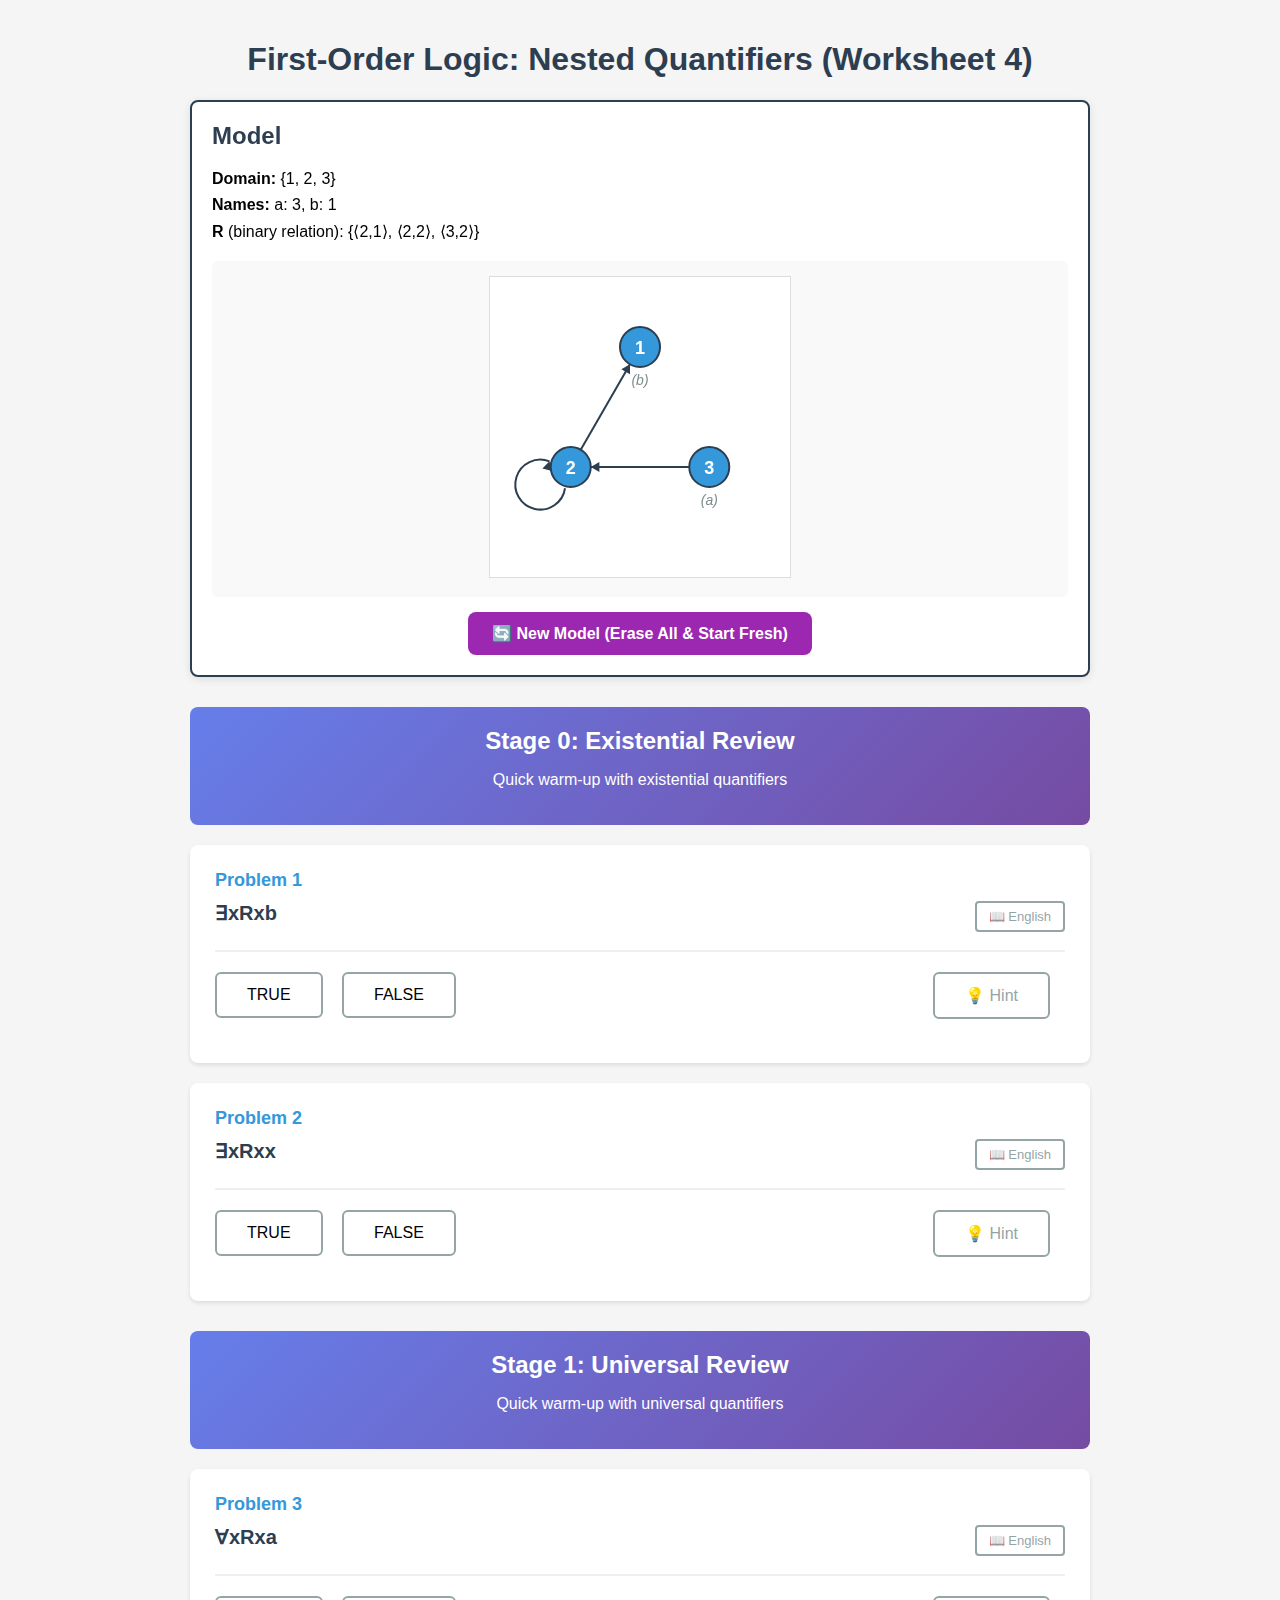
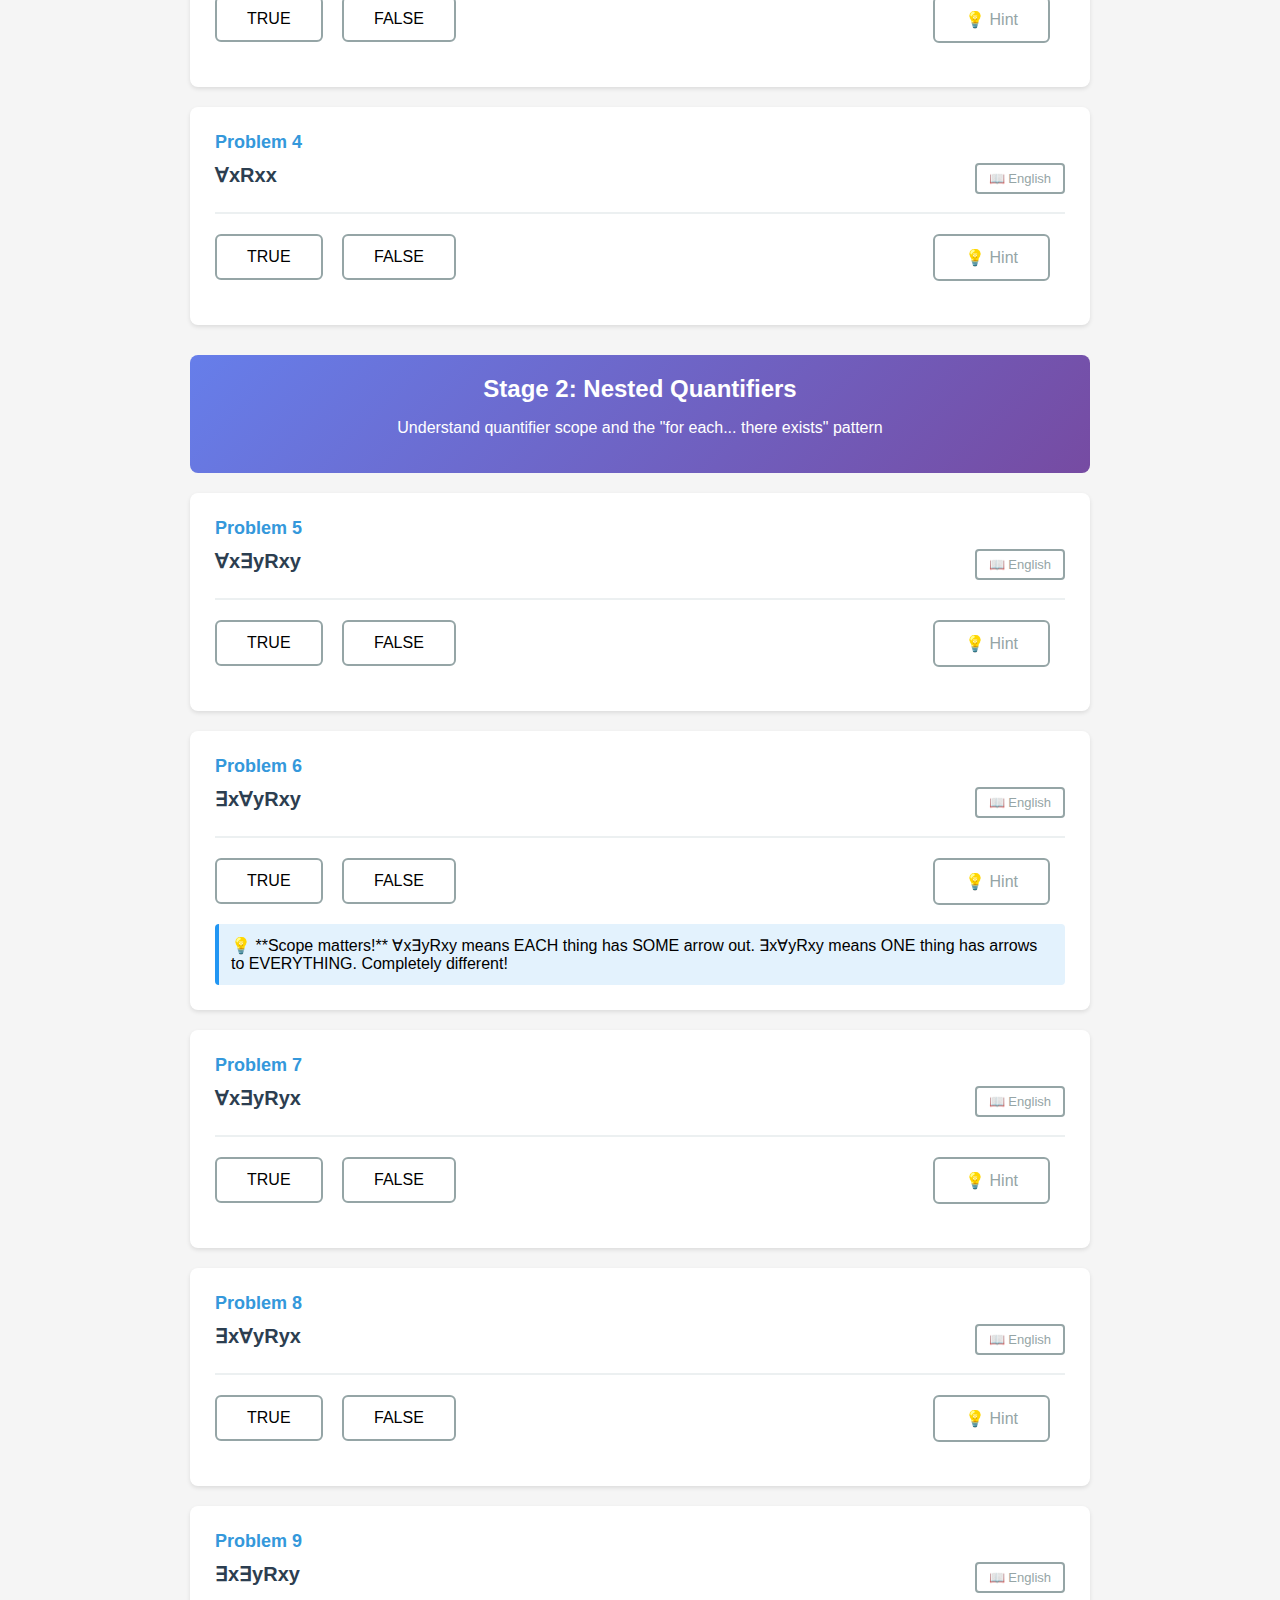
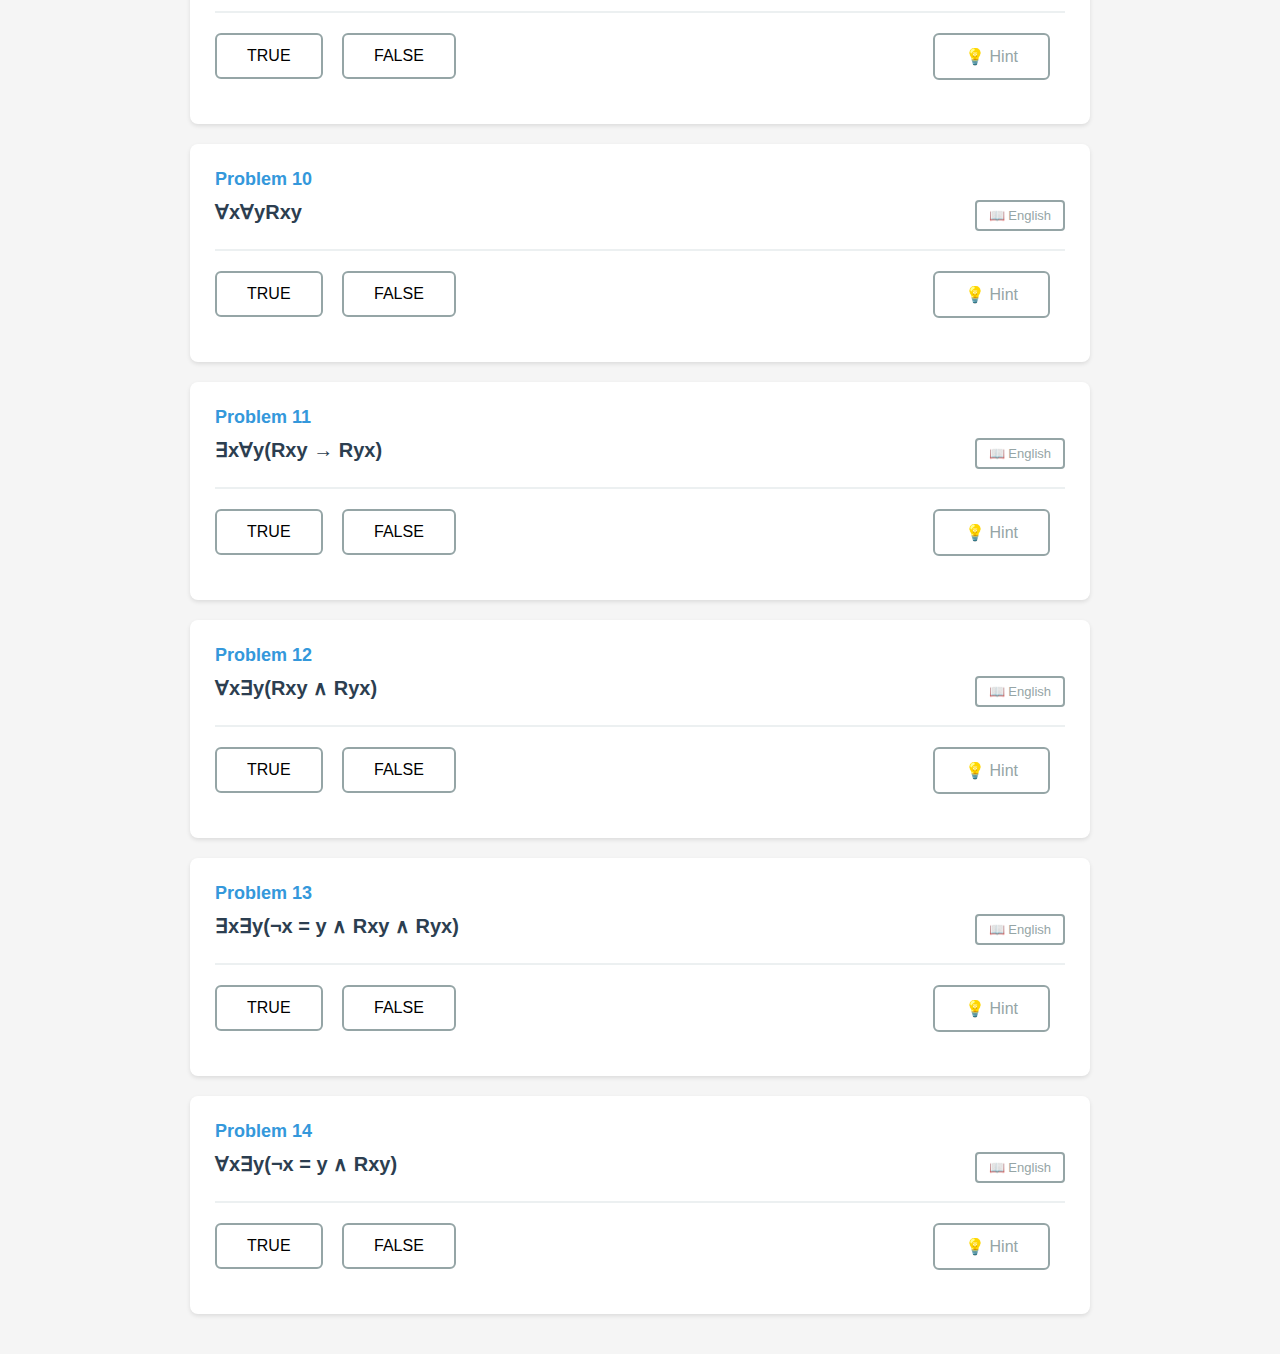
<file: Intro-FOL-Worksheet-3/index.html>
<!DOCTYPE html>
<html lang="en">
<head>
  <meta charset="UTF-8">
  <meta name="viewport" content="width=device-width, initial-scale=1.0">
  <title>First-Order Logic Worksheet 3: Nested Quantifiers</title>
  <style>
    body {
      font-family: 'Segoe UI', Tahoma, Geneva, Verdana, sans-serif;
      max-width: 900px;
      margin: 0 auto;
      padding: 20px;
      background: #f5f5f5;
    }
    
    .model-box {
      background: white;
      border: 2px solid #2c3e50;
      border-radius: 8px;
      padding: 20px;
      margin-bottom: 30px;
      position: sticky;
      top: 10px;
      z-index: 100;
      box-shadow: 0 2px 8px rgba(0,0,0,0.1);
    }
    
    .model-box h2 {
      margin-top: 0;
      color: #2c3e50;
    }
    
    .model-box p {
      margin: 8px 0;
      font-size: 16px;
    }
    
    .name-key {
      color: #7f8c8d;
      font-size: 14px;
      font-style: italic;
      margin-top: 12px;
    }
    
    .diagram-container {
      margin-top: 20px;
      text-align: center;
      background: #f9f9f9;
      padding: 15px;
      border-radius: 6px;
    }
    
    .diagram-container svg {
      max-width: 100%;
      height: auto;
    }
    
    .problem {
      background: white;
      border-radius: 8px;
      padding: 25px;
      margin-bottom: 20px;
      box-shadow: 0 2px 4px rgba(0,0,0,0.1);
    }
    
    .problem-header {
      border-bottom: 2px solid #ecf0f1;
      padding-bottom: 15px;
      margin-bottom: 20px;
    }
    
    .problem-number {
      color: #3498db;
      font-weight: bold;
      font-size: 18px;
    }
    
    .formula {
      font-size: 20px;
      font-weight: bold;
      margin: 10px 0;
      color: #2c3e50;
    }
    
    .english {
      color: #95a5a6;
      font-style: italic;
      font-size: 14px;
      display: none;
      margin-top: 8px;
      clear: both;
    }
    
    .english.show {
      display: block;
    }
    
    .english-toggle {
      background: white;
      color: #95a5a6;
      border: 2px solid #95a5a6;
      padding: 6px 12px;
      border-radius: 4px;
      cursor: pointer;
      font-size: 13px;
      transition: all 0.2s;
      float: right;
    }
    
    .english-toggle:hover {
      background: #ecf0f1;
      transform: translateY(-1px);
    }
    
    .instructions {
      background: #e8f4f8;
      border-left: 4px solid #3498db;
      padding: 12px;
      margin: 15px 0;
      border-radius: 4px;
      font-size: 15px;
    }
    
    .hint-toggle {
      background: white;
      color: #95a5a6;
      border: 2px solid #95a5a6;
      padding: 6px 12px;
      border-radius: 4px;
      cursor: pointer;
      font-size: 13px;
      transition: all 0.2s;
      float: right;
      margin-left: 8px;
    }
    
    .hint-toggle:hover {
      background: #ecf0f1;
      transform: translateY(-1px);
    }
    
    .hint-content {
      display: none;
      background: #f9f9f9;
      border-left: 3px solid #bdc3c7;
      padding: 10px 12px;
      margin: 10px 0;
      border-radius: 4px;
      font-size: 14px;
      color: #7f8c8d;
      clear: both;
    }
    
    .hint-content.show {
      display: block;
    }
    
    .tf-buttons {
      margin: 20px 0;
    }
    
    .tf-buttons button {
      padding: 12px 30px;
      margin-right: 15px;
      font-size: 16px;
      border: 2px solid #95a5a6;
      background: white;
      border-radius: 6px;
      cursor: pointer;
      transition: all 0.2s;
    }
    
    .tf-buttons button:hover {
      background: #ecf0f1;
      transform: translateY(-2px);
    }
    
    .tf-buttons button.selected-true {
      background: #2ecc71;
      color: white;
      border-color: #27ae60;
    }
    
    .tf-buttons button.selected-false {
      background: #e74c3c;
      color: white;
      border-color: #c0392b;
    }
    
    .witness-section {
      margin-top: 20px;
      padding: 20px;
      background: #fef9e7;
      border-radius: 6px;
      border: 2px solid #f39c12;
    }
    
    .witness-section h4 {
      margin-top: 0;
      color: #d68910;
    }
    
    .person-button {
      display: inline-block;
      padding: 12px 24px;
      margin: 8px;
      border: 2px solid #95a5a6;
      background: white;
      border-radius: 6px;
      cursor: pointer;
      font-size: 16px;
      transition: all 0.2s;
    }
    
    .person-button:hover {
      background: #ecf0f1;
      transform: translateY(-2px);
    }
    
    .person-button.selected-first {
      background: #f39c12;
      color: white;
      border-color: #e67e22;
    }
    
    .feedback {
      margin-top: 20px;
      padding: 20px;
      border-radius: 6px;
      font-size: 15px;
      line-height: 1.6;
    }
    
    .feedback.correct {
      background: #d4edda;
      border: 2px solid #28a745;
      color: #155724;
    }
    
    .feedback.incorrect {
      background: #f8d7da;
      border: 2px solid #dc3545;
      color: #721c24;
    }
    
    .feedback h4 {
      margin-top: 0;
    }
    
    .verification-line {
      font-family: 'Courier New', monospace;
      margin: 5px 0;
      font-size: 15px;
    }
    
    .checkmark {
      color: #28a745;
      font-weight: bold;
    }
    
    .xmark {
      color: #dc3545;
      font-weight: bold;
    }
    
    .stage-header {
      background: linear-gradient(135deg, #667eea 0%, #764ba2 100%);
      color: white;
      padding: 20px;
      border-radius: 8px;
      margin: 30px 0 20px 0;
      text-align: center;
    }
    
    .stage-header h2 {
      margin: 0;
    }
    
    .stage-completion {
      background: #d4edda;
      border: 2px solid #28a745;
      color: #155724;
      padding: 15px;
      border-radius: 6px;
      margin-top: 20px;
      font-weight: bold;
      text-align: center;
      display: none;
    }
    
    .completion-message {
      background: linear-gradient(135deg, #f093fb 0%, #f5576c 100%);
      color: white;
      padding: 30px;
      border-radius: 8px;
      text-align: center;
      margin-top: 30px;
      display: none;
    }
    
    .completion-message h2 {
      margin-top: 0;
    }
    
    .score-display {
      background: #e3f2fd;
      border: 2px solid #2196f3;
      padding: 15px;
      border-radius: 6px;
      margin: 15px 0;
      font-size: 16px;
    }
    
    .new-model-button {
      background: #9c27b0;
      color: white;
      border: none;
      padding: 12px 24px;
      font-size: 16px;
      font-weight: bold;
      border-radius: 8px;
      cursor: pointer;
      transition: all 0.3s;
    }
    
    .new-model-button:hover {
      background: #7b1fa2;
      transform: scale(1.05);
    }
    
    .attempt-badge {
      display: inline-block;
      background: #ffd54f;
      color: #f57f17;
      padding: 3px 8px;
      border-radius: 12px;
      font-size: 12px;
      font-weight: bold;
      margin-left: 10px;
    }
    
    .compare-note {
      background: #e3f2fd;
      padding: 12px;
      margin-top: 15px;
      border-radius: 4px;
      border-left: 4px solid #2196f3;
    }
  </style>
</head>
<body>
  <h1 style="text-align: center; color: #2c3e50;">First-Order Logic: Nested Quantifiers (Worksheet 4)</h1>
  
  <div class="model-box">
    <h2>Model</h2>
    <p><strong>Domain:</strong> <span id="domain-display">{1, 2, 3}</span></p>
    <p><strong>Names:</strong> a: <span id="a-display">1</span>, b: <span id="b-display">2</span></p>
    <p><strong>R</strong> (binary relation): <span id="r-display"></span></p>
    <div class="diagram-container">
      <svg id="relation-diagram" width="300" height="300" style="border: 1px solid #ddd; background: white;"></svg>
    </div>
    <div style="margin-top: 15px; text-align: center;">
      <button class="new-model-button" onclick="resetWithNewModel()">🔄 New Model (Erase All & Start Fresh)</button>
    </div>
  </div>

  <div class="stage-header">
    <h2>Stage 0: Existential Review</h2>
    <p>Quick warm-up with existential quantifiers</p>
  </div>

  <div id="stage-0-completion" class="stage-completion"></div>
  <div id="problems-container"></div>
  
  <div id="completion" class="completion-message">
    <h2>🎉 Worksheet 4 Complete!</h2>
    <div id="final-score" class="score-display"></div>
    <button class="new-model-button" onclick="resetWithNewModel()">Try New Model</button>
    <p style="margin-top: 20px;">You can now screenshot this page and submit it for participation credit.</p>
  </div>

  <script>
    // Model state
    let model = null;
    let completionCount = 0;
    
    // Attempt tracking
    const attemptTracker = {};
    
    // Domain and objects
    const domain = [1, 2, 3];
    
    // Track completed problems per stage
    let stageProgress = {
      0: { completed: 0, total: 0 },
      1: { completed: 0, total: 0 },
      2: { completed: 0, total: 0 }
    };
    
    let completedProblems = 0;
    
    // Two-step interaction state
    let twoStepState = {
      problemNumber: null,
      firstObject: null
    };
    
    // Generate random model
    function generateRandomModel() {
      const pairs = [];
      
      // Generate all possible ordered pairs (9 total: 3x3)
      for (let i = 0; i < domain.length; i++) {
        for (let j = 0; j < domain.length; j++) {
          // Randomly include each pair with ~50% probability
          if (Math.random() > 0.5) {
            pairs.push([domain[i], domain[j]]);
          }
        }
      }
      
      // Ensure at least 2 pairs exist
      if (pairs.length < 2) {
        pairs.push([1, 2]);
        pairs.push([2, 3]);
      }
      
      // Randomly assign names to objects
      const shuffled = [...domain].sort(() => Math.random() - 0.5);
      
      return {
        names: {
          a: shuffled[0],
          b: shuffled[1]
        },
        R: pairs
      };
    }
    
    // Helper functions
    function inR(x, y, m) {
      return m.R.some(pair => pair[0] === x && pair[1] === y);
    }
    
    function getOutgoing(obj, m) {
      return m.R.filter(pair => pair[0] === obj).map(pair => pair[1]);
    }
    
    function getIncoming(obj, m) {
      return m.R.filter(pair => pair[1] === obj).map(pair => pair[0]);
    }
    
    // Display model
    function displayModel() {
      document.getElementById('domain-display').textContent = `{${domain.join(', ')}}`;
      document.getElementById('a-display').textContent = model.names.a;
      document.getElementById('b-display').textContent = model.names.b;
      document.getElementById('r-display').textContent = 
        model.R.length > 0 
          ? `{${model.R.map(p => `⟨${p[0]},${p[1]}⟩`).join(', ')}}` 
          : '{}';
      
      renderDiagram();
    }
    
    // Render SVG diagram
    function renderDiagram() {
      const svg = document.getElementById('relation-diagram');
      svg.innerHTML = '';
      
      const width = 300, height = 300;
      const centerX = width / 2, centerY = height / 2;
      const radius = 80;
      
      // Calculate positions for 3 nodes in triangle
      const positions = {
        1: { x: centerX, y: centerY - radius },
        2: { x: centerX - radius * Math.cos(Math.PI / 6), y: centerY + radius * Math.sin(Math.PI / 6) },
        3: { x: centerX + radius * Math.cos(Math.PI / 6), y: centerY + radius * Math.sin(Math.PI / 6) }
      };
      
      // Draw arrows (from all pairs except self-loops)
      for (const [from, to] of model.R) {
        if (from !== to) {
          drawArrow(svg, positions[from], positions[to], from, to);
        }
      }
      
      // Draw self-loops
      for (const obj of domain) {
        if (model.R.some(pair => pair[0] === obj && pair[1] === obj)) {
          drawSelfLoop(svg, positions[obj], obj);
        }
      }
      
      // Draw nodes
      for (const obj of domain) {
        const pos = positions[obj];
        const circle = document.createElementNS('http://www.w3.org/2000/svg', 'circle');
        circle.setAttribute('cx', pos.x);
        circle.setAttribute('cy', pos.y);
        circle.setAttribute('r', 20);
        circle.setAttribute('fill', '#3498db');
        circle.setAttribute('stroke', '#2c3e50');
        circle.setAttribute('stroke-width', 2);
        circle.style.cursor = 'pointer';
        svg.appendChild(circle);
        
        const text = document.createElementNS('http://www.w3.org/2000/svg', 'text');
        text.setAttribute('x', pos.x);
        text.setAttribute('y', pos.y + 7);
        text.setAttribute('text-anchor', 'middle');
        text.setAttribute('font-size', 18);
        text.setAttribute('font-weight', 'bold');
        text.setAttribute('fill', 'white');
        text.textContent = obj;
        svg.appendChild(text);
        
        // Add name labels (a, b) below the circles
        let nameLabel = '';
        if (model.names.a === obj) nameLabel = 'a';
        if (model.names.b === obj) nameLabel += (nameLabel ? ', b' : 'b');
        
        if (nameLabel) {
          const nameText = document.createElementNS('http://www.w3.org/2000/svg', 'text');
          nameText.setAttribute('x', pos.x);
          nameText.setAttribute('y', pos.y + 38); // Below the circle
          nameText.setAttribute('text-anchor', 'middle');
          nameText.setAttribute('font-size', 14);
          nameText.setAttribute('font-style', 'italic');
          nameText.setAttribute('fill', '#7f8c8d');
          nameText.textContent = `(${nameLabel})`;
          svg.appendChild(nameText);
        }
      }
    }
    
    function drawArrow(svg, fromPos, toPos, from, to) {
      // Calculate direction vector
      const dx = toPos.x - fromPos.x;
      const dy = toPos.y - fromPos.y;
      const distance = Math.sqrt(dx * dx + dy * dy);
      
      // Shorten arrow to not overlap with node circles
      const nodeRadius = 20;
      const startX = fromPos.x + (dx / distance) * nodeRadius;
      const startY = fromPos.y + (dy / distance) * nodeRadius;
      const endX = toPos.x - (dx / distance) * nodeRadius;
      const endY = toPos.y - (dy / distance) * nodeRadius;
      
      // Draw line
      const line = document.createElementNS('http://www.w3.org/2000/svg', 'line');
      line.setAttribute('x1', startX);
      line.setAttribute('y1', startY);
      line.setAttribute('x2', endX);
      line.setAttribute('y2', endY);
      line.setAttribute('stroke', '#2c3e50');
      line.setAttribute('stroke-width', 2);
      svg.appendChild(line);
      
      // Draw arrowhead
      const angle = Math.atan2(dy, dx);
      const arrowSize = 10;
      const arrowPoints = [
        [endX, endY],
        [endX - arrowSize * Math.cos(angle - Math.PI / 6), endY - arrowSize * Math.sin(angle - Math.PI / 6)],
        [endX - arrowSize * Math.cos(angle + Math.PI / 6), endY - arrowSize * Math.sin(angle + Math.PI / 6)]
      ];
      
      const polygon = document.createElementNS('http://www.w3.org/2000/svg', 'polygon');
      polygon.setAttribute('points', arrowPoints.map(p => `${p[0]},${p[1]}`).join(' '));
      polygon.setAttribute('fill', '#2c3e50');
      svg.appendChild(polygon);
    }
    
    function drawSelfLoop(svg, pos, obj) {
      // Calculate the angle pointing away from center (outward from triangle)
      const centerX = 300 / 2;
      const centerY = 300 / 2;
      const toCenterX = centerX - pos.x;
      const toCenterY = centerY - pos.y;
      const angleFromCenter = Math.atan2(toCenterY, toCenterX);
      const outwardAngle = angleFromCenter + Math.PI; // Opposite direction (away from center)
      
      const nodeRadius = 20;
      const loopRadius = 25; // Larger loop for smooth circular arc
      const offsetAngle = Math.PI / 4; // 45 degree spread
      
      // Both start and end points are just outside the node circle
      const startDistance = nodeRadius + 2; // Just outside node
      const endDistance = nodeRadius + 2;
      
      const startAngle = outwardAngle - offsetAngle;
      const endAngle = outwardAngle + offsetAngle;
      
      const startX = pos.x + startDistance * Math.cos(startAngle);
      const startY = pos.y + startDistance * Math.sin(startAngle);
      const endX = pos.x + endDistance * Math.cos(endAngle);
      const endY = pos.y + endDistance * Math.sin(endAngle);
      
      // Draw arc (self-loop) - large-arc-flag 1 for the longer arc, sweep-flag 1 for clockwise
      const path = document.createElementNS('http://www.w3.org/2000/svg', 'path');
      const pathData = `M ${startX} ${startY} A ${loopRadius} ${loopRadius} 0 1 1 ${endX} ${endY}`;
      path.setAttribute('d', pathData);
      path.setAttribute('stroke', '#2c3e50');
      path.setAttribute('stroke-width', 2);
      path.setAttribute('fill', 'none');
      svg.appendChild(path);
      
      // Draw arrowhead at end
      // The arrow should point tangent to the arc, which for a circle is perpendicular to the radius
      // At endAngle position, the tangent for clockwise motion is endAngle + PI/2
      const arrowAngle = endAngle + Math.PI / 2;
      const arrowSize = 10;
      const arrowPoints = [
        [endX, endY],
        [endX - arrowSize * Math.cos(arrowAngle - Math.PI / 6), endY - arrowSize * Math.sin(arrowAngle - Math.PI / 6)],
        [endX - arrowSize * Math.cos(arrowAngle + Math.PI / 6), endY - arrowSize * Math.sin(arrowAngle + Math.PI / 6)]
      ];
      
      const polygon = document.createElementNS('http://www.w3.org/2000/svg', 'polygon');
      polygon.setAttribute('points', arrowPoints.map(p => `${p[0]},${p[1]}`).join(' '));
      polygon.setAttribute('fill', '#2c3e50');
      svg.appendChild(polygon);
    }
    
    // Problem definitions
    const problems = [
      // Stage 0: Existential Review (2 problems)
      {
        stage: 0,
        number: 1,
        formula: "∃xRxb",
        english: "Something is R-related to b",
        type: 'existential',
        checkAnswer: (m) => domain.some(x => inR(x, m.names.b, m)),
        checkWitness: (person, m) => inR(person, m.names.b, m),
        explanation: "Is there any arrow **into** b?"
      },
      {
        stage: 0,
        number: 2,
        formula: "∃xRxx",
        english: "Something is R-related to itself",
        type: 'existential',
        checkAnswer: (m) => domain.some(x => inR(x, x, m)),
        checkWitness: (person, m) => inR(person, person, m),
        explanation: "Find an object with a **self-loop**"
      },
      
      // Stage 1: Universal Review (2 problems)
      {
        stage: 1,
        number: 3,
        formula: "∀xRxa",
        english: "Everything is R-related to a",
        type: 'universal',
        checkAnswer: (m) => domain.every(x => inR(x, m.names.a, m)),
        checkCounterexample: (person, m) => !inR(person, m.names.a, m),
        explanation: "Does EVERY object have an arrow **to** a?"
      },
      {
        stage: 1,
        number: 4,
        formula: "∀xRxx",
        english: "Everything is R-related to itself",
        type: 'universal',
        checkAnswer: (m) => domain.every(x => inR(x, x, m)),
        checkCounterexample: (person, m) => !inR(person, person, m),
        explanation: "Does EVERY object have a **self-loop**?"
      },
      
      // Stage 2: Nested Quantifiers (10 problems)
      {
        stage: 2,
        number: 5,
        formula: "∀x∃yRxy",
        english: "Everything has an outgoing R-arrow",
        type: 'nested-universal-existential',
        checkAnswer: (m) => domain.every(x => domain.some(y => inR(x, y, m))),
        checkCounterexample: (person, m) => getOutgoing(person, m).length === 0,
        explanation: "Does EVERY object have at least ONE arrow out?"
      },
      {
        stage: 2,
        number: 6,
        formula: "∃x∀yRxy",
        english: "Something has outgoing R-arrows to everything",
        type: 'nested-existential-universal',
        checkAnswer: (m) => domain.some(x => domain.every(y => inR(x, y, m))),
        checkWitness: (person, m) => domain.every(y => inR(person, y, m)),
        explanation: "Find ONE object with arrows to ALL other objects",
        compareNote: "💡 **Scope matters!** ∀x∃yRxy means EACH thing has SOME arrow out. ∃x∀yRxy means ONE thing has arrows to EVERYTHING. Completely different!"
      },
      {
        stage: 2,
        number: 7,
        formula: "∀x∃yRyx",
        english: "Everything has an incoming R-arrow",
        type: 'nested-universal-existential',
        checkAnswer: (m) => domain.every(x => domain.some(y => inR(y, x, m))),
        checkCounterexample: (person, m) => getIncoming(person, m).length === 0,
        explanation: "Does EVERY object have at least ONE arrow in?"
      },
      {
        stage: 2,
        number: 8,
        formula: "∃x∀yRyx",
        english: "Something has incoming R-arrows from everything",
        type: 'nested-existential-universal',
        checkAnswer: (m) => domain.some(x => domain.every(y => inR(y, x, m))),
        checkWitness: (person, m) => domain.every(y => inR(y, person, m)),
        explanation: "Find ONE object with arrows FROM all other objects"
      },
      {
        stage: 2,
        number: 9,
        formula: "∃x∃yRxy",
        english: "Something is R-related to something",
        type: 'simple-check',
        checkAnswer: (m) => m.R.length > 0,
        explanation: "This is true if there's at least one arrow anywhere. Is R non-empty?"
      },
      {
        stage: 2,
        number: 10,
        formula: "∀x∀yRxy",
        english: "Everything is R-related to everything",
        type: 'simple-check',
        checkAnswer: (m) => m.R.length === 9,
        explanation: "This is true if EVERY ordered pair is in R. Are there 9 arrows (3² for complete relation)?"
      },
      {
        stage: 2,
        number: 11,
        formula: "∃x∀y(Rxy → Ryx)",
        english: "Something has the property that: if it's related to anything, that thing is related back",
        type: 'nested-existential-universal',
        checkAnswer: (m) => domain.some(x => domain.every(y => !inR(x, y, m) || inR(y, x, m))),
        checkWitness: (person, m) => domain.every(y => !inR(person, y, m) || inR(y, person, m)),
        explanation: "Find an object where: for every arrow OUT, there's an arrow back IN"
      },
      {
        stage: 2,
        number: 12,
        formula: "∀x∃y(Rxy ∧ Ryx)",
        english: "Everything has a mutual R-relationship with something",
        type: 'nested-universal-existential',
        checkAnswer: (m) => domain.every(x => domain.some(y => inR(x, y, m) && inR(y, x, m))),
        checkCounterexample: (person, m) => !domain.some(y => inR(person, y, m) && inR(y, person, m)),
        explanation: "Find an object with NO two-way arrows"
      },
      {
        stage: 2,
        number: 13,
        formula: "∃x∃y(¬x = y ∧ Rxy ∧ Ryx)",
        english: "There are two different objects with a mutual R-relationship",
        type: 'two-step-existential',
        checkAnswer: (m) => {
          for (let x of domain) {
            for (let y of domain) {
              if (x !== y && inR(x, y, m) && inR(y, x, m)) {
                return true;
              }
            }
          }
          return false;
        },
        checkWitnessPair: (obj1, obj2, m) => obj1 !== obj2 && inR(obj1, obj2, m) && inR(obj2, obj1, m),
        explanation: "Click FIRST object, then click SECOND object"
      },
      {
        stage: 2,
        number: 14,
        formula: "∀x∃y(¬x = y ∧ Rxy)",
        english: "Everything is R-related to something other than itself",
        type: 'nested-universal-existential',
        checkAnswer: (m) => domain.every(x => domain.some(y => x !== y && inR(x, y, m))),
        checkCounterexample: (person, m) => {
          const outgoing = getOutgoing(person, m);
          return outgoing.every(target => target === person);
        },
        explanation: "Find an object whose ONLY outgoing arrow is a self-loop (or has no outgoing arrows)"
      }
    ];
    
    // Count problems per stage
    problems.forEach(p => {
      stageProgress[p.stage].total++;
    });
    
    // Record attempt
    function recordAttempt(problemNumber, isCorrect) {
      if (!attemptTracker[problemNumber]) {
        attemptTracker[problemNumber] = { attempts: 0, correct: false };
      }
      
      attemptTracker[problemNumber].attempts++;
      
      if (isCorrect && !attemptTracker[problemNumber].correct) {
        attemptTracker[problemNumber].correct = true;
      }
    }
    
    // Get score
    function getScore() {
      const entries = Object.entries(attemptTracker);
      const total = entries.length;
      const correct = entries.filter(([_, v]) => v.correct).length;
      const firstTry = entries.filter(([_, v]) => v.correct && v.attempts === 1).length;
      
      return { correct, total, firstTry };
    }
    
    // Render problems
    function renderProblems() {
      const container = document.getElementById('problems-container');
      container.innerHTML = '';
      
      problems.forEach((problem, index) => {
        // Add stage header when stage changes
        if (index > 0 && problem.stage !== problems[index - 1].stage) {
          const stageHeader = document.createElement('div');
          stageHeader.className = 'stage-header';
          if (problem.stage === 1) {
            stageHeader.innerHTML = `
              <h2>Stage 1: Universal Review</h2>
              <p>Quick warm-up with universal quantifiers</p>
            `;
          } else if (problem.stage === 2) {
            stageHeader.innerHTML = `
              <h2>Stage 2: Nested Quantifiers</h2>
              <p>Understand quantifier scope and the "for each... there exists" pattern</p>
            `;
          }
          container.appendChild(stageHeader);
          
          const completionDiv = document.createElement('div');
          completionDiv.id = `stage-${problem.stage}-completion`;
          completionDiv.className = 'stage-completion';
          container.appendChild(completionDiv);
        }
        
        const problemDiv = document.createElement('div');
        problemDiv.className = 'problem';
        problemDiv.id = `problem-${problem.number}`;
        
        let attemptBadge = '';
        if (attemptTracker[problem.number] && attemptTracker[problem.number].correct) {
          const attempts = attemptTracker[problem.number].attempts;
          attemptBadge = attempts === 1 
            ? '<span class="attempt-badge">✓ First try!</span>'
            : `<span class="attempt-badge">✓ Got it (${attempts} tries)</span>`;
        }
        
        // Replace placeholders in explanation
        let explanation = problem.explanation || '';
        explanation = explanation.replace('{a}', model.names.a);
        explanation = explanation.replace('{b}', model.names.b);
        
        let compareNote = problem.compareNote || '';
        compareNote = compareNote.replace('{a}', model.names.a);
        compareNote = compareNote.replace('{b}', model.names.b);
        
        let html = `
          <div class="problem-header">
            <div class="problem-number">Problem ${problem.number}${attemptBadge}</div>
            <div class="formula">
              <button class="english-toggle" onclick="toggleEnglish(${problem.number})">📖 English</button>
              ${problem.formula}
            </div>
            <div id="english-${problem.number}" class="english">"${problem.english}"</div>
          </div>
        `;
        
        if (problem.type === 'simple-check') {
          // Simple TRUE/FALSE only
          html += `
            <div class="tf-buttons">
              <button onclick="checkTrueFalse(${index}, true)">TRUE</button>
              <button onclick="checkTrueFalse(${index}, false)">FALSE</button>
              ${explanation ? `<button class="hint-toggle" onclick="toggleHint(${problem.number})">💡 Hint</button>` : ''}
            </div>
            ${explanation ? `<div id="hint-${problem.number}" class="hint-content">${explanation}</div>` : ''}
            <div id="feedback-${problem.number}"></div>
          `;
        } else if (problem.type === 'existential' || problem.type === 'nested-existential-universal') {
          html += `
            <div class="tf-buttons">
              <button onclick="checkTrueFalse(${index}, true)">TRUE</button>
              <button onclick="checkTrueFalse(${index}, false)">FALSE</button>
              ${explanation ? `<button class="hint-toggle" onclick="toggleHint(${problem.number})">💡 Hint</button>` : ''}
            </div>
            ${explanation ? `<div id="hint-${problem.number}" class="hint-content">${explanation}</div>` : ''}
            <div id="witness-section-${problem.number}"></div>
            <div id="feedback-${problem.number}"></div>
          `;
        } else if (problem.type === 'universal' || problem.type === 'nested-universal-existential') {
          html += `
            <div class="tf-buttons">
              <button onclick="checkTrueFalse(${index}, true)">TRUE</button>
              <button onclick="checkTrueFalse(${index}, false)">FALSE</button>
              ${explanation ? `<button class="hint-toggle" onclick="toggleHint(${problem.number})">💡 Hint</button>` : ''}
            </div>
            ${explanation ? `<div id="hint-${problem.number}" class="hint-content">${explanation}</div>` : ''}
            <div id="counterexample-section-${problem.number}"></div>
            <div id="feedback-${problem.number}"></div>
          `;
        } else if (problem.type === 'two-step-existential') {
          html += `
            <div class="tf-buttons">
              <button onclick="checkTrueFalse(${index}, true)">TRUE</button>
              <button onclick="checkTrueFalse(${index}, false)">FALSE</button>
              ${explanation ? `<button class="hint-toggle" onclick="toggleHint(${problem.number})">💡 Hint</button>` : ''}
            </div>
            ${explanation ? `<div id="hint-${problem.number}" class="hint-content">${explanation}</div>` : ''}
            <div id="witness-section-${problem.number}"></div>
            <div id="feedback-${problem.number}"></div>
          `;
        }
        
        if (compareNote) {
          html += `<div class="compare-note">${compareNote}</div>`;
        }
        
        problemDiv.innerHTML = html;
        container.appendChild(problemDiv);
      });
    }
    
    function checkTrueFalse(index, answer) {
      const problem = problems[index];
      const correctAnswer = problem.checkAnswer(model);
      const buttons = document.querySelectorAll(`#problem-${problem.number} .tf-buttons button`);
      const feedbackDiv = document.getElementById(`feedback-${problem.number}`);
      
      // Update button styling
      buttons[0].classList.remove('selected-true', 'selected-false');
      buttons[1].classList.remove('selected-true', 'selected-false');
      if (answer === true) {
        buttons[0].classList.add('selected-true');
      } else {
        buttons[1].classList.add('selected-false');
      }
      
      if (problem.type === 'simple-check') {
        // Simple TRUE/FALSE problems
        if (answer === correctAnswer) {
          feedbackDiv.innerHTML = `
            <div class="feedback correct">
              <h4>✓ Correct!</h4>
              <p>${problem.formula} is ${correctAnswer ? 'TRUE' : 'FALSE'}.</p>
            </div>
          `;
          recordAttempt(problem.number, true);
          if (!buttons[0].hasAttribute('data-completed')) {
            completedProblems++;
            stageProgress[problem.stage].completed++;
            buttons[0].setAttribute('data-completed', 'true');
            buttons[1].setAttribute('data-completed', 'true');
            checkCompletion();
            checkStageCompletion(problem.stage);
            renderProblems();
          }
        } else {
          feedbackDiv.innerHTML = `
            <div class="feedback incorrect">
              <h4>✗ Not quite.</h4>
              <p>Try the other option!</p>
            </div>
          `;
          recordAttempt(problem.number, false);
        }
      } else if (problem.type === 'existential' || problem.type === 'nested-existential-universal') {
        const witnessSection = document.getElementById(`witness-section-${problem.number}`);
        
        if (answer === false && correctAnswer === false) {
          // Correctly identified as FALSE
          witnessSection.innerHTML = '';
          feedbackDiv.innerHTML = `
            <div class="feedback correct">
              <h4>✓ Correct! This sentence is FALSE.</h4>
            </div>
          `;
          recordAttempt(problem.number, true);
          if (!buttons[0].hasAttribute('data-completed')) {
            completedProblems++;
            stageProgress[problem.stage].completed++;
            buttons[0].setAttribute('data-completed', 'true');
            buttons[1].setAttribute('data-completed', 'true');
            checkCompletion();
            checkStageCompletion(problem.stage);
            renderProblems();
          }
        } else if (answer === true && correctAnswer === false) {
          // Incorrectly said TRUE when it's FALSE
          witnessSection.innerHTML = '';
          feedbackDiv.innerHTML = `
            <div class="feedback incorrect">
              <h4>✗ Not quite.</h4>
              <p>Try the other option!</p>
            </div>
          `;
          recordAttempt(problem.number, false);
        } else if (answer === false && correctAnswer === true) {
          // Incorrectly said FALSE when it's TRUE
          witnessSection.innerHTML = '';
          feedbackDiv.innerHTML = `
            <div class="feedback incorrect">
              <h4>✗ Not quite.</h4>
              <p>Try the other option!</p>
            </div>
          `;
          recordAttempt(problem.number, false);
        } else if (answer === true && correctAnswer === true) {
          // Correctly said TRUE - now pick witness
          feedbackDiv.innerHTML = '';
          witnessSection.innerHTML = `
            <div class="witness-section">
              <h4>Good! Now click on a witness:</h4>
              ${domain.map(obj => `<button class="person-button" onclick="checkWitness(${index}, ${obj})">${obj}</button>`).join('')}
            </div>
          `;
        }
      } else if (problem.type === 'universal' || problem.type === 'nested-universal-existential') {
        const counterexampleSection = document.getElementById(`counterexample-section-${problem.number}`);
        
        if (answer === false && correctAnswer === false) {
          // Correctly identified as FALSE - now pick counterexample
          feedbackDiv.innerHTML = '';
          counterexampleSection.innerHTML = `
            <div class="witness-section">
              <h4>Good! Now click on a counterexample:</h4>
              ${domain.map(obj => `<button class="person-button" onclick="checkCounterexample(${index}, ${obj})">${obj}</button>`).join('')}
            </div>
          `;
        } else if (answer === true && correctAnswer === false) {
          // Incorrectly said TRUE when it's FALSE
          counterexampleSection.innerHTML = '';
          feedbackDiv.innerHTML = `
            <div class="feedback incorrect">
              <h4>✗ Not quite.</h4>
              <p>Try the other option!</p>
            </div>
          `;
          recordAttempt(problem.number, false);
        } else if (answer === false && correctAnswer === true) {
          // Incorrectly said FALSE when it's TRUE
          counterexampleSection.innerHTML = '';
          feedbackDiv.innerHTML = `
            <div class="feedback incorrect">
              <h4>✗ Not quite.</h4>
              <p>Try the other option!</p>
            </div>
          `;
          recordAttempt(problem.number, false);
        } else if (answer === true && correctAnswer === true) {
          // Correctly identified as TRUE
          counterexampleSection.innerHTML = '';
          feedbackDiv.innerHTML = `
            <div class="feedback correct">
              <h4>✓ Correct! This sentence is TRUE.</h4>
            </div>
          `;
          recordAttempt(problem.number, true);
          if (!buttons[0].hasAttribute('data-completed')) {
            completedProblems++;
            stageProgress[problem.stage].completed++;
            buttons[0].setAttribute('data-completed', 'true');
            buttons[1].setAttribute('data-completed', 'true');
            checkCompletion();
            checkStageCompletion(problem.stage);
            renderProblems();
          }
        }
      } else if (problem.type === 'two-step-existential') {
        const witnessSection = document.getElementById(`witness-section-${problem.number}`);
        
        if (answer === false && correctAnswer === false) {
          witnessSection.innerHTML = '';
          feedbackDiv.innerHTML = `
            <div class="feedback correct">
              <h4>✓ Correct! This sentence is FALSE.</h4>
            </div>
          `;
          recordAttempt(problem.number, true);
          if (!buttons[0].hasAttribute('data-completed')) {
            completedProblems++;
            stageProgress[problem.stage].completed++;
            buttons[0].setAttribute('data-completed', 'true');
            buttons[1].setAttribute('data-completed', 'true');
            checkCompletion();
            checkStageCompletion(problem.stage);
            renderProblems();
          }
        } else if (answer === true && correctAnswer === false) {
          witnessSection.innerHTML = '';
          feedbackDiv.innerHTML = `
            <div class="feedback incorrect">
              <h4>✗ Not quite.</h4>
              <p>Try the other option!</p>
            </div>
          `;
          recordAttempt(problem.number, false);
        } else if (answer === false && correctAnswer === true) {
          witnessSection.innerHTML = '';
          feedbackDiv.innerHTML = `
            <div class="feedback incorrect">
              <h4>✗ Not quite.</h4>
              <p>Try the other option!</p>
            </div>
          `;
          recordAttempt(problem.number, false);
        } else if (answer === true && correctAnswer === true) {
          // Two-step: click first object
          feedbackDiv.innerHTML = '';
          twoStepState.problemNumber = problem.number;
          twoStepState.firstObject = null;
          witnessSection.innerHTML = `
            <div class="witness-section">
              <h4>Good! Now click on the FIRST object:</h4>
              ${domain.map(obj => `<button class="person-button" onclick="selectFirstObject(${index}, ${obj})">${obj}</button>`).join('')}
            </div>
          `;
        }
      }
    }
    
    function checkWitness(index, person) {
      const problem = problems[index];
      const feedbackDiv = document.getElementById(`feedback-${problem.number}`);
      const witnessSection = document.getElementById(`witness-section-${problem.number}`);
      
      const isWitness = problem.checkWitness(person, model);
      
      let feedback = `<div class="feedback ${isWitness ? 'correct' : 'incorrect'}">`;
      feedback += `<h4>Checking object ${person} as a witness:</h4>`;
      
      // Generate specific feedback based on problem type
      if (problem.type === 'existential') {
        // Standard existential feedback
        if (problem.formula === '∃xRxb') {
          const result = inR(person, model.names.b, model);
          feedback += `<div class="verification-line">Is ⟨${person},${model.names.b}⟩ in R? ${result ? 'YES' : 'NO'}</div>`;
        } else if (problem.formula === '∃xRxx') {
          const result = inR(person, person, model);
          feedback += `<div class="verification-line">Is ⟨${person},${person}⟩ in R? ${result ? 'YES' : 'NO'}</div>`;
        }
      } else if (problem.type === 'nested-existential-universal') {
        // Nested quantifier feedback
        if (problem.formula === '∃x∀yRxy') {
          feedback += `<p>Checking if ${person} has arrows to everything:</p>`;
          domain.forEach(target => {
            const result = inR(person, target, model);
            feedback += `<div class="verification-line">Does ${person} have arrow to ${target}? ${result ? 'YES ✓' : 'NO ✗'}</div>`;
          });
        } else if (problem.formula === '∃x∀yRyx') {
          feedback += `<p>Checking if ${person} has arrows from everything:</p>`;
          domain.forEach(source => {
            const result = inR(source, person, model);
            feedback += `<div class="verification-line">Does ${source} have arrow to ${person}? ${result ? 'YES ✓' : 'NO ✗'}</div>`;
          });
        } else if (problem.formula === '∃x∀y(Rxy → Ryx)') {
          feedback += `<p>For object ${person}, checking all implications:</p>`;
          domain.forEach(target => {
            const ant = inR(person, target, model);
            const cons = inR(target, person, model);
            const impl = !ant || cons;
            feedback += `<div class="verification-line">R${person}${target}? ${ant ? 'YES' : 'NO'} | R${target}${person}? ${cons ? 'YES' : 'NO'} | Implication: ${impl ? 'TRUE ✓' : 'FALSE ✗'}</div>`;
          });
        }
      }
      
      if (isWitness) {
        feedback += `<p style="margin-top: 15px; font-weight: bold;">✓ Correct! Object ${person} is a witness.</p>`;
        feedback += `<p>Therefore ${problem.formula} is TRUE.</p>`;
        witnessSection.innerHTML = '';
        
        const buttons = document.querySelectorAll(`#problem-${problem.number} .tf-buttons button`);
        recordAttempt(problem.number, true);
        if (!buttons[0].hasAttribute('data-completed')) {
          completedProblems++;
          stageProgress[problem.stage].completed++;
          buttons[0].setAttribute('data-completed', 'true');
          buttons[1].setAttribute('data-completed', 'true');
          checkCompletion();
          checkStageCompletion(problem.stage);
          renderProblems();
        }
      } else {
        feedback += `<p style="margin-top: 15px; font-weight: bold;">✗ Object ${person} is not a witness. Try again!</p>`;
        recordAttempt(problem.number, false);
      }
      
      feedback += `</div>`;
      feedbackDiv.innerHTML = feedback;
    }
    
    function checkCounterexample(index, person) {
      const problem = problems[index];
      const feedbackDiv = document.getElementById(`feedback-${problem.number}`);
      const counterexampleSection = document.getElementById(`counterexample-section-${problem.number}`);
      
      const isCounterexample = problem.checkCounterexample(person, model);
      
      let feedback = `<div class="feedback ${isCounterexample ? 'correct' : 'incorrect'}">`;
      feedback += `<h4>Checking object ${person} as a counterexample:</h4>`;
      
      // Generate specific feedback based on problem type
      if (problem.type === 'universal') {
        if (problem.formula === '∀xRxa') {
          const result = inR(person, model.names.a, model);
          feedback += `<div class="verification-line">Is ⟨${person},${model.names.a}⟩ in R? ${result ? 'YES' : 'NO'}</div>`;
        } else if (problem.formula === '∀xRxx') {
          const result = inR(person, person, model);
          feedback += `<div class="verification-line">Is ⟨${person},${person}⟩ in R? ${result ? 'YES' : 'NO'}</div>`;
        }
      } else if (problem.type === 'nested-universal-existential') {
        if (problem.formula === '∀x∃yRxy') {
          const outgoing = getOutgoing(person, model);
          feedback += `<p>Checking object ${person}:</p>`;
          feedback += `<div class="verification-line">Outgoing arrows from ${person}: ${outgoing.length > 0 ? outgoing.join(', ') : '[none]'}</div>`;
          feedback += `<div class="verification-line">Object ${person} has ${outgoing.length} outgoing arrow(s)</div>`;
        } else if (problem.formula === '∀x∃yRyx') {
          const incoming = getIncoming(person, model);
          feedback += `<p>Checking object ${person}:</p>`;
          feedback += `<div class="verification-line">Incoming arrows to ${person}: ${incoming.length > 0 ? incoming.join(', ') : '[none]'}</div>`;
          feedback += `<div class="verification-line">Object ${person} has ${incoming.length} incoming arrow(s)</div>`;
        } else if (problem.formula === '∀x∃y(Rxy ∧ Ryx)') {
          feedback += `<p>Checking if ${person} has any mutual relationships:</p>`;
          const hasMutual = domain.some(y => inR(person, y, model) && inR(y, person, model));
          domain.forEach(other => {
            const out = inR(person, other, model);
            const in_ = inR(other, person, model);
            const mutual = out && in_;
            feedback += `<div class="verification-line">With ${other}: ${person}→${other}? ${out ? 'YES' : 'NO'} | ${other}→${person}? ${in_ ? 'YES' : 'NO'} | Mutual? ${mutual ? 'YES ✓' : 'NO'}</div>`;
          });
        } else if (problem.formula === '∀x∃y(¬x = y ∧ Rxy)') {
          const outgoing = getOutgoing(person, model);
          const outgoingNonSelf = outgoing.filter(t => t !== person);
          feedback += `<p>Checking object ${person}:</p>`;
          feedback += `<div class="verification-line">Outgoing arrows: ${outgoing.length > 0 ? outgoing.join(', ') : '[none]'}</div>`;
          feedback += `<div class="verification-line">Outgoing to others (not self): ${outgoingNonSelf.length > 0 ? outgoingNonSelf.join(', ') : '[none]'}</div>`;
        }
      }
      
      if (isCounterexample) {
        feedback += `<p style="margin-top: 15px; font-weight: bold;">✓ Correct! Object ${person} is a counterexample.</p>`;
        feedback += `<p>Therefore ${problem.formula} is FALSE.</p>`;
        counterexampleSection.innerHTML = '';
        
        const buttons = document.querySelectorAll(`#problem-${problem.number} .tf-buttons button`);
        recordAttempt(problem.number, true);
        if (!buttons[0].hasAttribute('data-completed')) {
          completedProblems++;
          stageProgress[problem.stage].completed++;
          buttons[0].setAttribute('data-completed', 'true');
          buttons[1].setAttribute('data-completed', 'true');
          checkCompletion();
          checkStageCompletion(problem.stage);
          renderProblems();
        }
      } else {
        feedback += `<p style="margin-top: 15px; font-weight: bold;">✗ Object ${person} is not a counterexample. Try again!</p>`;
        recordAttempt(problem.number, false);
      }
      
      feedback += `</div>`;
      feedbackDiv.innerHTML = feedback;
    }
    
    function selectFirstObject(index, obj) {
      const problem = problems[index];
      twoStepState.firstObject = obj;
      
      const witnessSection = document.getElementById(`witness-section-${problem.number}`);
      witnessSection.innerHTML = `
        <div class="witness-section">
          <h4>First object selected: ${obj}. Now click on the SECOND object:</h4>
          ${domain.map(o => {
            const classes = o === obj ? 'person-button selected-first' : 'person-button';
            return `<button class="${classes}" onclick="selectSecondObject(${index}, ${o})">${o}</button>`;
          }).join('')}
        </div>
      `;
    }
    
    function selectSecondObject(index, obj) {
      const problem = problems[index];
      const firstObj = twoStepState.firstObject;
      const feedbackDiv = document.getElementById(`feedback-${problem.number}`);
      const witnessSection = document.getElementById(`witness-section-${problem.number}`);
      
      const isValid = problem.checkWitnessPair(firstObj, obj, model);
      
      let feedback = `<div class="feedback ${isValid ? 'correct' : 'incorrect'}">`;
      feedback += `<h4>Checking objects ${firstObj} and ${obj}:</h4>`;
      
      const different = firstObj !== obj;
      const fwdArrow = inR(firstObj, obj, model);
      const backArrow = inR(obj, firstObj, model);
      
      feedback += `<div class="verification-line">Are ${firstObj} and ${obj} different? ${different ? 'YES ✓' : 'NO ✗'}</div>`;
      feedback += `<div class="verification-line">Is ⟨${firstObj},${obj}⟩ in R? ${fwdArrow ? 'YES ✓' : 'NO ✗'}</div>`;
      feedback += `<div class="verification-line">Is ⟨${obj},${firstObj}⟩ in R? ${backArrow ? 'YES ✓' : 'NO ✗'}</div>`;
      
      if (isValid) {
        feedback += `<p style="margin-top: 15px; font-weight: bold;">✓ Correct! ${firstObj} and ${obj} have a mutual relationship.</p>`;
        feedback += `<p>Therefore ${problem.formula} is TRUE.</p>`;
        witnessSection.innerHTML = '';
        
        const buttons = document.querySelectorAll(`#problem-${problem.number} .tf-buttons button`);
        recordAttempt(problem.number, true);
        if (!buttons[0].hasAttribute('data-completed')) {
          completedProblems++;
          stageProgress[problem.stage].completed++;
          buttons[0].setAttribute('data-completed', 'true');
          buttons[1].setAttribute('data-completed', 'true');
          checkCompletion();
          checkStageCompletion(problem.stage);
          renderProblems();
        }
        
        // Reset two-step state
        twoStepState.problemNumber = null;
        twoStepState.firstObject = null;
      } else {
        feedback += `<p style="margin-top: 15px; font-weight: bold;">✗ Not quite. Check the arrows between ${firstObj} and ${obj}.</p>`;
        recordAttempt(problem.number, false);
        
        // Reset selection
        twoStepState.firstObject = null;
        witnessSection.innerHTML = `
          <div class="witness-section">
            <h4>Try again! Click on the FIRST object:</h4>
            ${domain.map(o => `<button class="person-button" onclick="selectFirstObject(${index}, ${o})">${o}</button>`).join('')}
          </div>
        `;
      }
      
      feedback += `</div>`;
      feedbackDiv.innerHTML = feedback;
    }
    
    function checkCompletion() {
      if (completedProblems === problems.length) {
        const score = getScore();
        document.getElementById('final-score').innerHTML = `
          <strong>Score Summary:</strong><br>
          ✓ ${score.firstTry}/${score.total} problems correct on first try (${Math.round(score.firstTry/score.total*100)}%)<br>
          ✓ ${score.correct}/${score.total} problems solved correctly<br>
          <em>Completion #${completionCount + 1}</em>
        `;
        document.getElementById('completion').style.display = 'block';
      }
    }
    
    function checkStageCompletion(stage) {
      const stageInfo = stageProgress[stage];
      if (stageInfo.completed === stageInfo.total) {
        const completionDiv = document.getElementById(`stage-${stage}-completion`);
        if (completionDiv) {
          completionDiv.innerHTML = `✓ Stage ${stage} Complete! ${stageInfo.completed}/${stageInfo.total}`;
          completionDiv.style.display = 'block';
        }
      }
    }
    
    function toggleHint(problemNumber) {
      const hintContent = document.getElementById(`hint-${problemNumber}`);
      const button = event.target;
      
      if (hintContent.classList.contains('show')) {
        hintContent.classList.remove('show');
        button.textContent = '💡 Hint';
      } else {
        hintContent.classList.add('show');
        button.textContent = '💡 Hide';
      }
    }
    
    function toggleEnglish(problemNumber) {
      const englishContent = document.getElementById(`english-${problemNumber}`);
      const button = event.target;
      
      if (englishContent.classList.contains('show')) {
        englishContent.classList.remove('show');
        button.textContent = '📖 English';
      } else {
        englishContent.classList.add('show');
        button.textContent = '📖 Hide';
      }
    }
    
    function resetWithNewModel() {
      completionCount++;
      completedProblems = 0;
      
      // Reset stage progress
      for (let stage in stageProgress) {
        stageProgress[stage].completed = 0;
      }
      
      // Reset two-step state
      twoStepState.problemNumber = null;
      twoStepState.firstObject = null;
      
      // Generate new model
      model = generateRandomModel();
      displayModel();
      
      // Hide completion message
      document.getElementById('completion').style.display = 'none';
      
      // Re-render problems
      renderProblems();
      
      // Scroll to top
      window.scrollTo(0, 0);
    }
    
    // Initialize
    model = generateRandomModel();
    displayModel();
    renderProblems();
  </script>
</body>
</html>
</file>
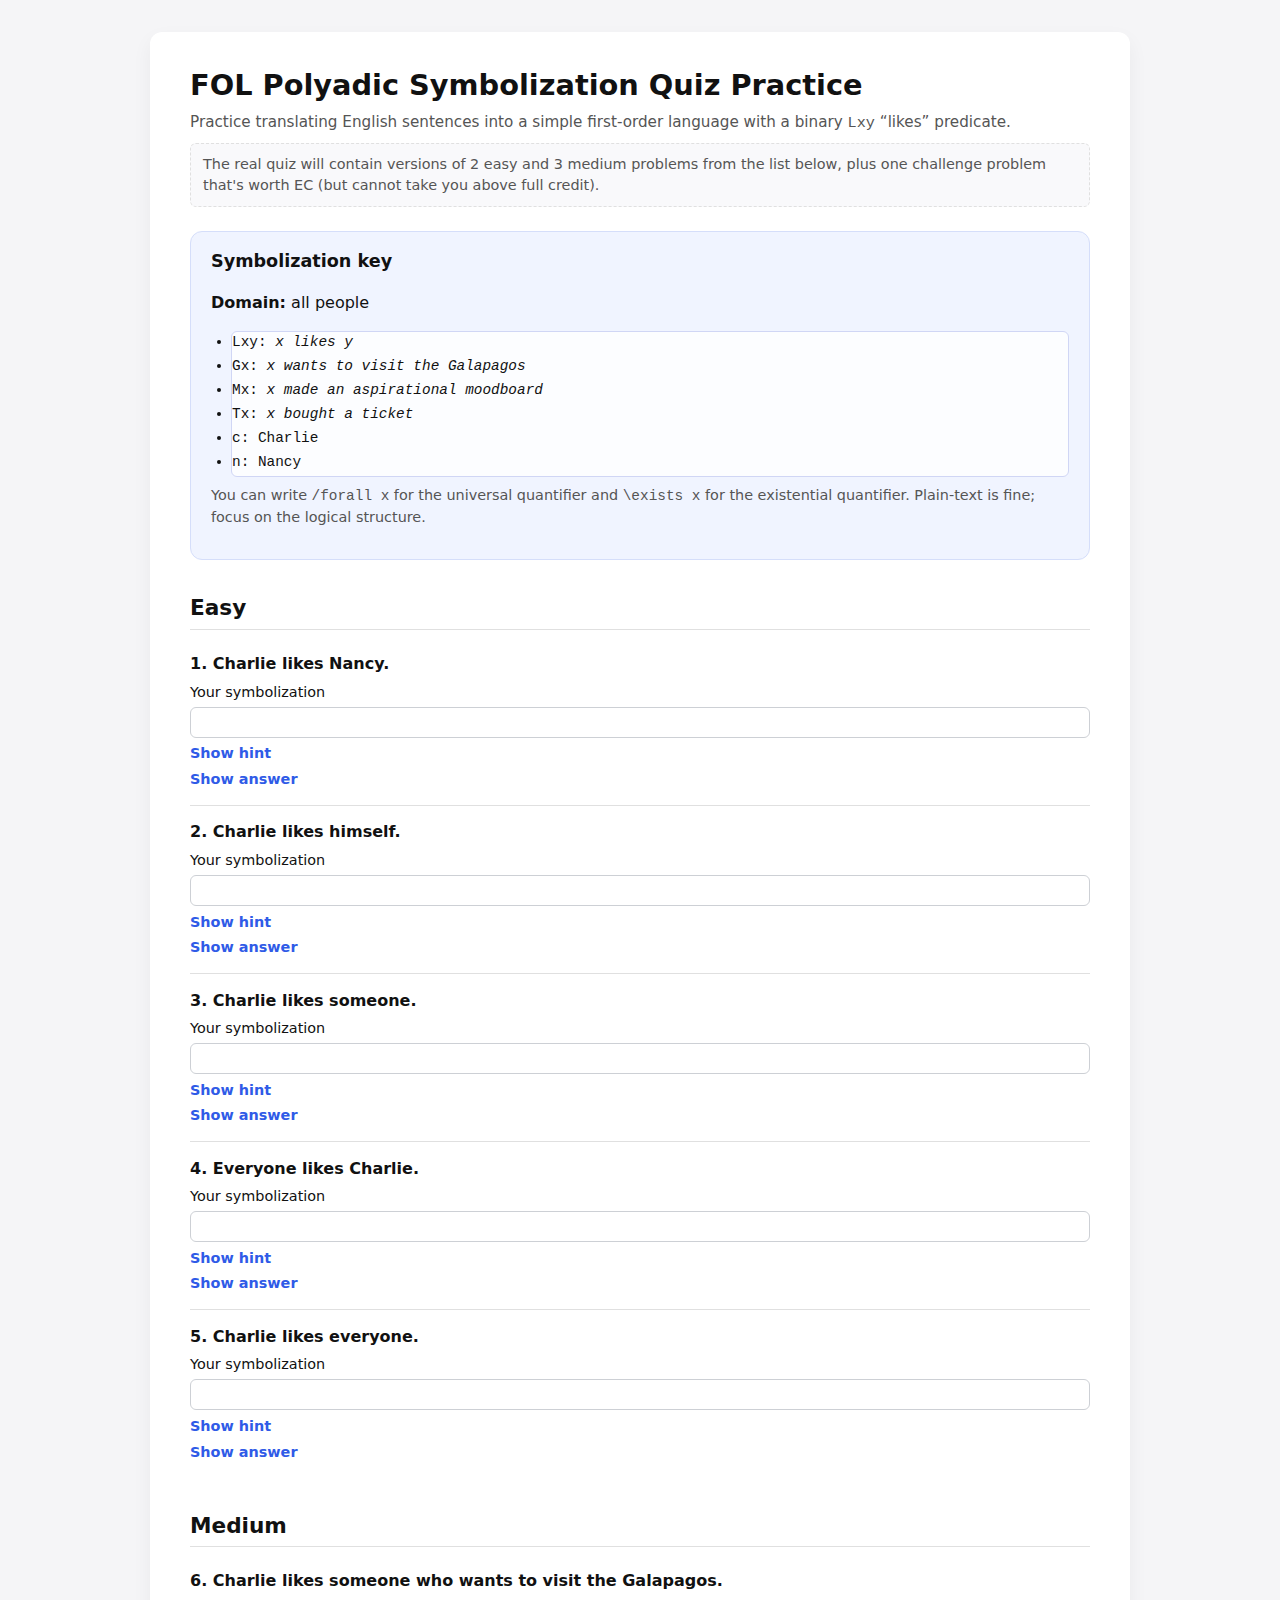
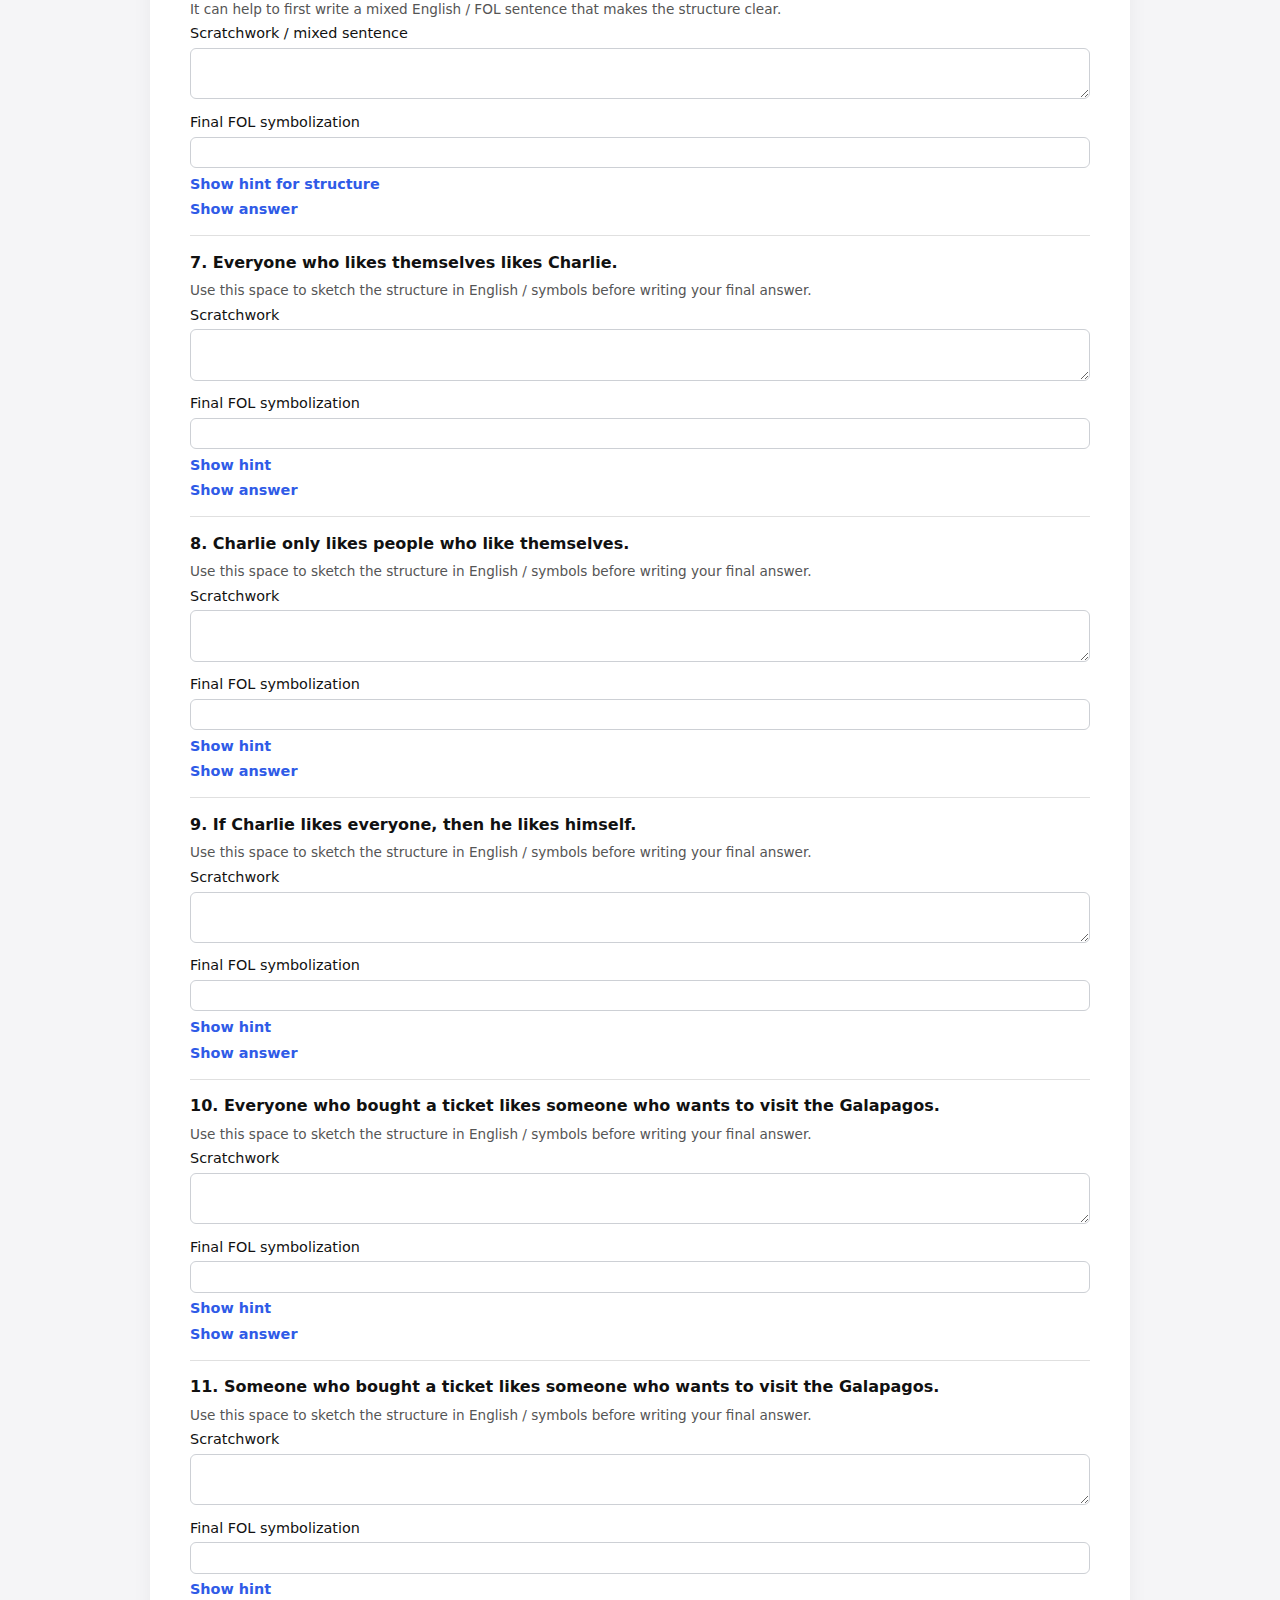
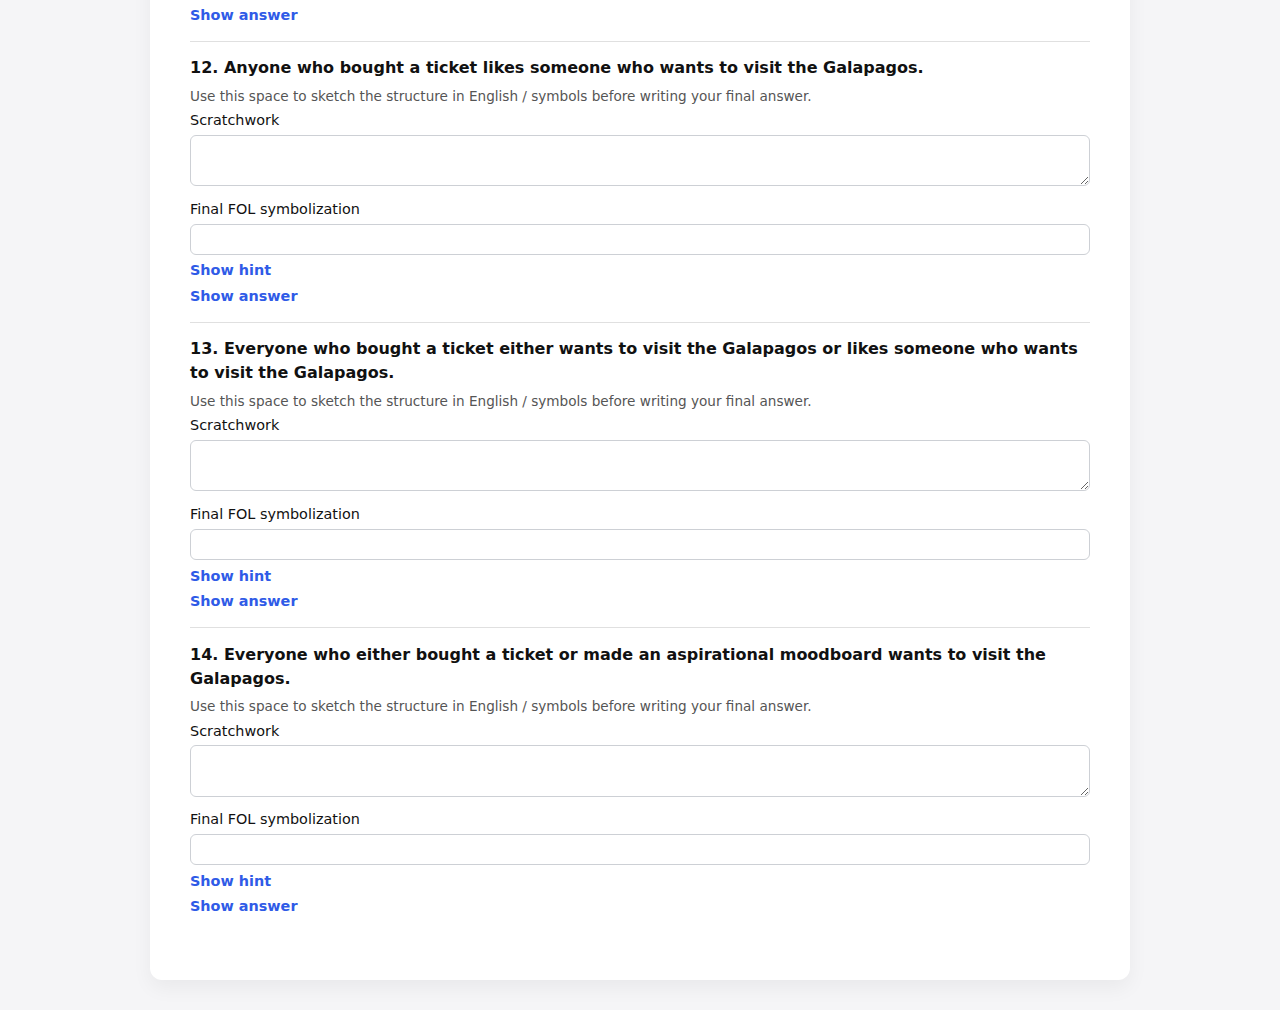
<file: Poiyadic-Symbolization-Quiz-Prep/index.html>
<!DOCTYPE html>
<html lang="en">
<head>
  <meta charset="UTF-8" />
  <title>FOL Polyadic Symbolization Quiz Practice</title>
  <meta name="viewport" content="width=device-width, initial-scale=1" />
  <style>
    /* You can move this <style> block into a shared CSS file later. */

    :root {
      --bg: #f5f5f7;
      --card-bg: #ffffff;
      --accent: #2f5be7;
      --border: #e0e0e0;
      --muted: #555555;
      --radius-lg: 12px;
      --radius-sm: 6px;
      --shadow-soft: 0 8px 20px rgba(0, 0, 0, 0.05);
    }

    body {
      margin: 0;
      padding: 0;
      font-family: system-ui, -apple-system, BlinkMacSystemFont, "Segoe UI",
        sans-serif;
      background: var(--bg);
      color: #111;
      line-height: 1.5;
    }

    .page {
      max-width: 900px;
      margin: 2rem auto;
      padding: 1.5rem 1.25rem 2.5rem;
      background: var(--card-bg);
      border-radius: var(--radius-lg);
      box-shadow: var(--shadow-soft);
    }

    @media (min-width: 768px) {
      .page {
        padding: 2rem 2.5rem 3rem;
      }
    }

    h1 {
      margin-top: 0;
      margin-bottom: 0.25rem;
      font-size: 1.8rem;
    }

    .subtitle {
      margin-top: 0;
      margin-bottom: 0.5rem;
      color: var(--muted);
      font-size: 0.95rem;
    }

    .quiz-note {
      margin-top: 0;
      margin-bottom: 1.5rem;
      font-size: 0.9rem;
      color: var(--muted);
      background: #f9f9fb;
      border-radius: var(--radius-sm);
      padding: 0.6rem 0.75rem;
      border: 1px dashed var(--border);
    }

    h2.section-title {
      margin-top: 2rem;
      margin-bottom: 0.5rem;
      font-size: 1.35rem;
      border-bottom: 1px solid var(--border);
      padding-bottom: 0.25rem;
    }

    .symbol-key {
      margin: 1rem 0 2rem;
      padding: 1rem 1.25rem;
      border-radius: var(--radius-lg);
      background: #f0f4ff;
      border: 1px solid #d5defa;
    }

    .symbol-key h2 {
      margin-top: 0;
      margin-bottom: 0.5rem;
      font-size: 1.1rem;
    }

    .symbol-key-code {
      font-family: "SF Mono", Menlo, Consolas, monospace;
      font-size: 0.9rem;
      background: rgba(255, 255, 255, 0.8);
      padding: 0.35rem 0.5rem;
      border-radius: var(--radius-sm);
      border: 1px solid #d0d6f5;
    }

    .symbol-key ul {
      margin: 0.5rem 0 0.5rem 1.25rem;
      padding: 0;
      list-style: disc;
    }

    .symbol-key li {
      margin-bottom: 0.15rem;
    }

    .quantifier-note {
      margin-top: 0.5rem;
      font-size: 0.9rem;
      color: var(--muted);
    }

    .question-group {
      margin-top: 0.5rem;
    }

    .question {
      padding: 0.9rem 0;
      border-top: 1px solid var(--border);
    }

    .question:first-of-type {
      border-top: none;
    }

    .question-header {
      display: flex;
      flex-wrap: wrap;
      gap: 0.5rem;
      align-items: baseline;
      margin-bottom: 0.35rem;
    }

    .question-label {
      font-weight: 600;
    }

    label {
      display: block;
      font-weight: 500;
      font-size: 0.9rem;
      margin-bottom: 0.2rem;
    }

    .input-row {
      margin-top: 0.25rem;
      margin-bottom: 0.35rem;
    }

    input[type="text"],
    textarea {
      width: 100%;
      padding: 0.35rem 0.5rem;
      font-size: 0.95rem;
      border-radius: var(--radius-sm);
      border: 1px solid #cdd0d5;
      font-family: inherit;
      box-sizing: border-box;
    }

    textarea {
      min-height: 3.2rem;
      resize: vertical;
    }

    .scratch-note {
      font-size: 0.85rem;
      color: var(--muted);
      margin: 0.1rem 0 0.25rem;
    }

    details {
      margin-top: 0.25rem;
      font-size: 0.9rem;
    }

    details summary {
      cursor: pointer;
      list-style: none;
      font-weight: 600;
      color: var(--accent);
    }

    details summary::marker,
    details summary::-webkit-details-marker {
      display: none;
    }

    details[open] summary {
      margin-bottom: 0.1rem;
    }

    .hint-text {
      color: var(--muted);
      margin: 0.15rem 0 0;
    }

    .answer-text {
      margin: 0.15rem 0 0;
      font-family: "SF Mono", Menlo, Consolas, monospace;
      font-size: 0.9rem;
    }
  </style>
</head>
<body>
  <main class="page">
    <header>
      <h1>FOL Polyadic Symbolization Quiz Practice</h1>
      <p class="subtitle">
        Practice translating English sentences into a simple first-order language with a
        binary <code>Lxy</code> “likes” predicate.
      </p>
      <p class="quiz-note">
        The real quiz will contain versions of 2 easy and 3 medium problems from the list
        below, plus one challenge problem that's worth EC (but cannot take you above full
        credit).
      </p>
    </header>

    <section class="symbol-key" aria-label="Symbolization key">
      <h2>Symbolization key</h2>
      <p><strong>Domain:</strong> all people</p>
      <ul class="symbol-key-code">
        <li><code>Lxy</code>: <em>x likes y</em></li>
        <li><code>Gx</code>: <em>x wants to visit the Galapagos</em></li>
        <li><code>Mx</code>: <em>x made an aspirational moodboard</em></li>
        <li><code>Tx</code>: <em>x bought a ticket</em></li>
        <li><code>c</code>: Charlie</li>
        <li><code>n</code>: Nancy</li>
      </ul>
      <p class="quantifier-note">
        You can write <code>/forall x</code> for the universal quantifier and
        <code>\exists x</code> for the existential quantifier.
        Plain-text is fine; focus on the logical structure.
      </p>
    </section>

    <!-- Easy questions -->
    <section aria-label="Easy questions">
      <h2 class="section-title">Easy</h2>
      <div class="question-group">
        <!-- Q1 -->
        <article class="question">
          <div class="question-header">
            <span class="question-label">1. Charlie likes Nancy.</span>
          </div>

          <div class="input-row">
            <label for="q1">Your symbolization</label>
            <input id="q1" type="text" autocomplete="off" />
          </div>

          <details class="hint">
            <summary>Show hint</summary>
            <p class="hint-text">
              Use the two-place likes predicate with Charlie in the first spot and
              Nancy in the second.
            </p>
          </details>

          <details class="answer">
            <summary>Show answer</summary>
            <p class="answer-text">
              <code>Lcn</code>
            </p>
          </details>
        </article>

        <!-- Q2 -->
        <article class="question">
          <div class="question-header">
            <span class="question-label">2. Charlie likes himself.</span>
          </div>

          <div class="input-row">
            <label for="q2">Your symbolization</label>
            <input id="q2" type="text" autocomplete="off" />
          </div>

          <details class="hint">
            <summary>Show hint</summary>
            <p class="hint-text">
              Think of “himself” as Charlie again. You still use the likes
              predicate, but the same name goes in both argument positions.
            </p>
          </details>

          <details class="answer">
            <summary>Show answer</summary>
            <p class="answer-text">
              <code>Lcc</code>
            </p>
          </details>
        </article>

        <!-- Q3 -->
        <article class="question">
          <div class="question-header">
            <span class="question-label">3. Charlie likes someone.</span>
          </div>

          <div class="input-row">
            <label for="q3">Your symbolization</label>
            <input id="q3" type="text" autocomplete="off" />
          </div>

          <details class="hint">
            <summary>Show hint</summary>
            <p class="hint-text">
              Use an existential quantifier to say that there is at least one person
              whom Charlie likes.
            </p>
          </details>

          <details class="answer">
            <summary>Show answer</summary>
            <p class="answer-text">
              <code>\exists x Lcx</code>
            </p>
          </details>
        </article>

        <!-- Q4 -->
        <article class="question">
          <div class="question-header">
            <span class="question-label">4. Everyone likes Charlie.</span>
          </div>

          <div class="input-row">
            <label for="q4">Your symbolization</label>
            <input id="q4" type="text" autocomplete="off" />
          </div>

          <details class="hint">
            <summary>Show hint</summary>
            <p class="hint-text">
              Use a universal quantifier over people, and have Charlie in the
              second argument place of the likes predicate.
            </p>
          </details>

          <details class="answer">
            <summary>Show answer</summary>
            <p class="answer-text">
              <code>\forall x Lxc</code>
            </p>
          </details>
        </article>

        <!-- Q5 -->
        <article class="question">
          <div class="question-header">
            <span class="question-label">5. Charlie likes everyone.</span>
          </div>

          <div class="input-row">
            <label for="q5">Your symbolization</label>
            <input id="q5" type="text" autocomplete="off" />
          </div>

          <details class="hint">
            <summary>Show hint</summary>
            <p class="hint-text">
              Again use a universal quantifier, but now Charlie is fixed in the
              first argument place and the quantified variable is in the second.
            </p>
          </details>

          <details class="answer">
            <summary>Show answer</summary>
            <p class="answer-text">
              <code>\forall x Lcx</code>
            </p>
          </details>
        </article>
      </div>
    </section>

    <!-- Medium questions -->
    <section aria-label="Medium questions">
      <h2 class="section-title">Medium</h2>
      <div class="question-group">
        <!-- Q6 + scratchwork -->
        <article class="question">
          <div class="question-header">
            <span class="question-label">
              6. Charlie likes someone who wants to visit the Galapagos.
            </span>
          </div>

          <p class="scratch-note">
            It can help to first write a mixed English / FOL sentence that makes the
            structure clear.
          </p>

          <div class="input-row">
            <label for="q6-scratch">Scratchwork / mixed sentence</label>
            <textarea id="q6-scratch"></textarea>
          </div>

          <div class="input-row">
            <label for="q6">Final FOL symbolization</label>
            <input id="q6" type="text" autocomplete="off" />
          </div>

          <details class="hint">
            <summary>Show hint for structure</summary>
            <p class="hint-text">
              Try something like: “There is someone <em>x</em> such that:
              Charlie likes <em>x</em> and <em>x</em> wants to visit the
              Galapagos.” Then translate that whole mixed sentence into FOL.
            </p>
          </details>

          <details class="answer">
            <summary>Show answer</summary>
            <p class="answer-text">
              <code>\exists x (Lcx &amp; Gx)</code>
            </p>
          </details>
        </article>

        <!-- Q7 -->
        <article class="question">
          <div class="question-header">
            <span class="question-label">
              7. Everyone who likes themselves likes Charlie.
            </span>
          </div>

          <p class="scratch-note">
            Use this space to sketch the structure in English / symbols before writing
            your final answer.
          </p>

          <div class="input-row">
            <label for="q7-scratch">Scratchwork</label>
            <textarea id="q7-scratch"></textarea>
          </div>

          <div class="input-row">
            <label for="q7">Final FOL symbolization</label>
            <input id="q7" type="text" autocomplete="off" />
          </div>

          <details class="hint">
            <summary>Show hint</summary>
            <p class="hint-text">
              Use a universal quantifier. Inside, say: if a person likes
              themselves, then they like Charlie.
            </p>
          </details>

          <details class="answer">
            <summary>Show answer</summary>
            <p class="answer-text">
              <code>\forall x (Lxx -&gt; Lxc)</code>
            </p>
          </details>
        </article>

        <!-- Q8 -->
        <article class="question">
          <div class="question-header">
            <span class="question-label">
              8. Charlie only likes people who like themselves.
            </span>
          </div>

          <p class="scratch-note">
            Use this space to sketch the structure in English / symbols before writing
            your final answer.
          </p>

          <div class="input-row">
            <label for="q8-scratch">Scratchwork</label>
            <textarea id="q8-scratch"></textarea>
          </div>

          <div class="input-row">
            <label for="q8">Final FOL symbolization</label>
            <input id="q8" type="text" autocomplete="off" />
          </div>

          <details class="hint">
            <summary>Show hint</summary>
            <p class="hint-text">
              “Charlie only likes people who like themselves” is equivalent to:
              for all people, if Charlie likes them, then they like themselves.
            </p>
          </details>

          <details class="answer">
            <summary>Show answer</summary>
            <p class="answer-text">
              <code>\forall x (Lcx -&gt; Lxx)</code>
            </p>
          </details>
        </article>

        <!-- Q9 -->
        <article class="question">
          <div class="question-header">
            <span class="question-label">
              9. If Charlie likes everyone, then he likes himself.
            </span>
          </div>

          <p class="scratch-note">
            Use this space to sketch the structure in English / symbols before writing
            your final answer.
          </p>

          <div class="input-row">
            <label for="q9-scratch">Scratchwork</label>
            <textarea id="q9-scratch"></textarea>
          </div>

          <div class="input-row">
            <label for="q9">Final FOL symbolization</label>
            <input id="q9" type="text" autocomplete="off" />
          </div>

          <details class="hint">
            <summary>Show hint</summary>
            <p class="hint-text">
              Make one big conditional: antecedent =
              “Charlie likes everyone”; consequent = “Charlie likes Charlie”.
            </p>
          </details>

          <details class="answer">
            <summary>Show answer</summary>
            <p class="answer-text">
              <code>(\forall x Lcx) -&gt; Lcc</code>
              <br /><br />
              <strong>Note:</strong> This says: “If Charlie likes everyone in the
              domain, then he likes himself.” That is a tautology in our setting.
              It is <em>not</em> equivalent to
              <code>\forall x (Lcx -&gt; Lcc)</code>, which can be false in a
              situation where the domain is {Alice, Bob, Charlie}, Charlie likes
              Alice but not himself (since Alice does not have the property that:
              if Charlie likes her, then he likes himself).
            </p>
          </details>
        </article>

        <!-- Q10 -->
        <article class="question">
          <div class="question-header">
            <span class="question-label">
              10. Everyone who bought a ticket likes someone who wants to visit the Galapagos.
            </span>
          </div>

          <p class="scratch-note">
            Use this space to sketch the structure in English / symbols before writing
            your final answer.
          </p>

          <div class="input-row">
            <label for="q10-scratch">Scratchwork</label>
            <textarea id="q10-scratch"></textarea>
          </div>

          <div class="input-row">
            <label for="q10">Final FOL symbolization</label>
            <input id="q10" type="text" autocomplete="off" />
          </div>

          <details class="hint">
            <summary>Show hint</summary>
            <p class="hint-text">
              Start: “For all <em>x</em>, if <em>x</em> bought a ticket then …”.
              The consequent should say that <em>x</em> likes someone who wants to
              visit the Galapagos. You can reuse your structure from
              “Charlie likes someone who wants to visit the Galapagos”.
            </p>
          </details>

          <details class="answer">
            <summary>Show answer</summary>
            <p class="answer-text">
              <code>\forall x (Tx -&gt; \exists y (Lxy &amp; Gy))</code>
            </p>
          </details>
        </article>

        <!-- Q11 -->
        <article class="question">
          <div class="question-header">
            <span class="question-label">
              11. Someone who bought a ticket likes someone who wants to visit the Galapagos.
            </span>
          </div>

          <p class="scratch-note">
            Use this space to sketch the structure in English / symbols before writing
            your final answer.
          </p>

          <div class="input-row">
            <label for="q11-scratch">Scratchwork</label>
            <textarea id="q11-scratch"></textarea>
          </div>

          <div class="input-row">
            <label for="q11">Final FOL symbolization</label>
            <input id="q11" type="text" autocomplete="off" />
          </div>

          <details class="hint">
            <summary>Show hint</summary>
            <p class="hint-text">
              Use an existential quantifier for the ticket-buyer, and within that
              say that this person bought a ticket and likes someone who wants to
              visit the Galapagos.
            </p>
          </details>

          <details class="answer">
            <summary>Show answer</summary>
            <p class="answer-text">
              <code>\exists x (Tx &amp; \exists y (Lxy &amp; Gy))</code>
            </p>
          </details>
        </article>

        <!-- Q12 -->
        <article class="question">
          <div class="question-header">
            <span class="question-label">
              12. Anyone who bought a ticket likes someone who wants to visit the Galapagos.
            </span>
          </div>

          <p class="scratch-note">
            Use this space to sketch the structure in English / symbols before writing
            your final answer.
          </p>

          <div class="input-row">
            <label for="q12-scratch">Scratchwork</label>
            <textarea id="q12-scratch"></textarea>
          </div>

          <div class="input-row">
            <label for="q12">Final FOL symbolization</label>
            <input id="q12" type="text" autocomplete="off" />
          </div>

          <details class="hint">
            <summary>Show hint</summary>
            <p class="hint-text">
              “Anyone who bought a ticket” is just another way of saying
              “everyone who bought a ticket”. So use a universal quantifier plus
              an implication, as in Q10.
            </p>
          </details>

          <details class="answer">
            <summary>Show answer</summary>
            <p class="answer-text">
              <code>\forall x (Tx -&gt; \exists y (Lxy &amp; Gy))</code>
            </p>
          </details>
        </article>

        <!-- Q13 -->
        <article class="question">
          <div class="question-header">
            <span class="question-label">
              13. Everyone who bought a ticket either wants to visit the Galapagos
              or likes someone who wants to visit the Galapagos.
            </span>
          </div>

          <p class="scratch-note">
            Use this space to sketch the structure in English / symbols before writing
            your final answer.
          </p>

          <div class="input-row">
            <label for="q13-scratch">Scratchwork</label>
            <textarea id="q13-scratch"></textarea>
          </div>

          <div class="input-row">
            <label for="q13">Final FOL symbolization</label>
            <input id="q13" type="text" autocomplete="off" />
          </div>

          <details class="hint">
            <summary>Show hint</summary>
            <p class="hint-text">
              As in Q10, start with “for all <em>x</em>, if <em>x</em> bought a
              ticket then …”. The consequent should be a disjunction:
              either <em>x</em> wants to visit the Galapagos, or
              <em>x</em> likes someone who wants to visit the Galapagos.
            </p>
          </details>

          <details class="answer">
            <summary>Show answer</summary>
            <p class="answer-text">
              <code>\forall x (Tx -&gt; (Gx v \exists y (Lxy &amp; Gy)))</code>
            </p>
          </details>
        </article>

        <!-- Q14 -->
        <article class="question">
          <div class="question-header">
            <span class="question-label">
              14. Everyone who either bought a ticket or made an aspirational moodboard
              wants to visit the Galapagos.
            </span>
          </div>

          <p class="scratch-note">
            Use this space to sketch the structure in English / symbols before writing
            your final answer.
          </p>

          <div class="input-row">
            <label for="q14-scratch">Scratchwork</label>
            <textarea id="q14-scratch"></textarea>
          </div>

          <div class="input-row">
            <label for="q14">Final FOL symbolization</label>
            <input id="q14" type="text" autocomplete="off" />
          </div>

          <details class="hint">
            <summary>Show hint</summary>
            <p class="hint-text">
              Use a universal quantifier and an implication. In the antecedent,
              use a disjunction saying that the person either bought a ticket or
              made an aspirational moodboard. In the consequent, say that they want
              to visit the Galapagos.
            </p>
          </details>

          <details class="answer">
            <summary>Show answer</summary>
            <p class="answer-text">
              <code>\forall x ((Tx v Mx) -&gt; Gx)</code>
            </p>
          </details>
        </article>
      </div>
    </section>
  </main>
</body>
</html>
</file>
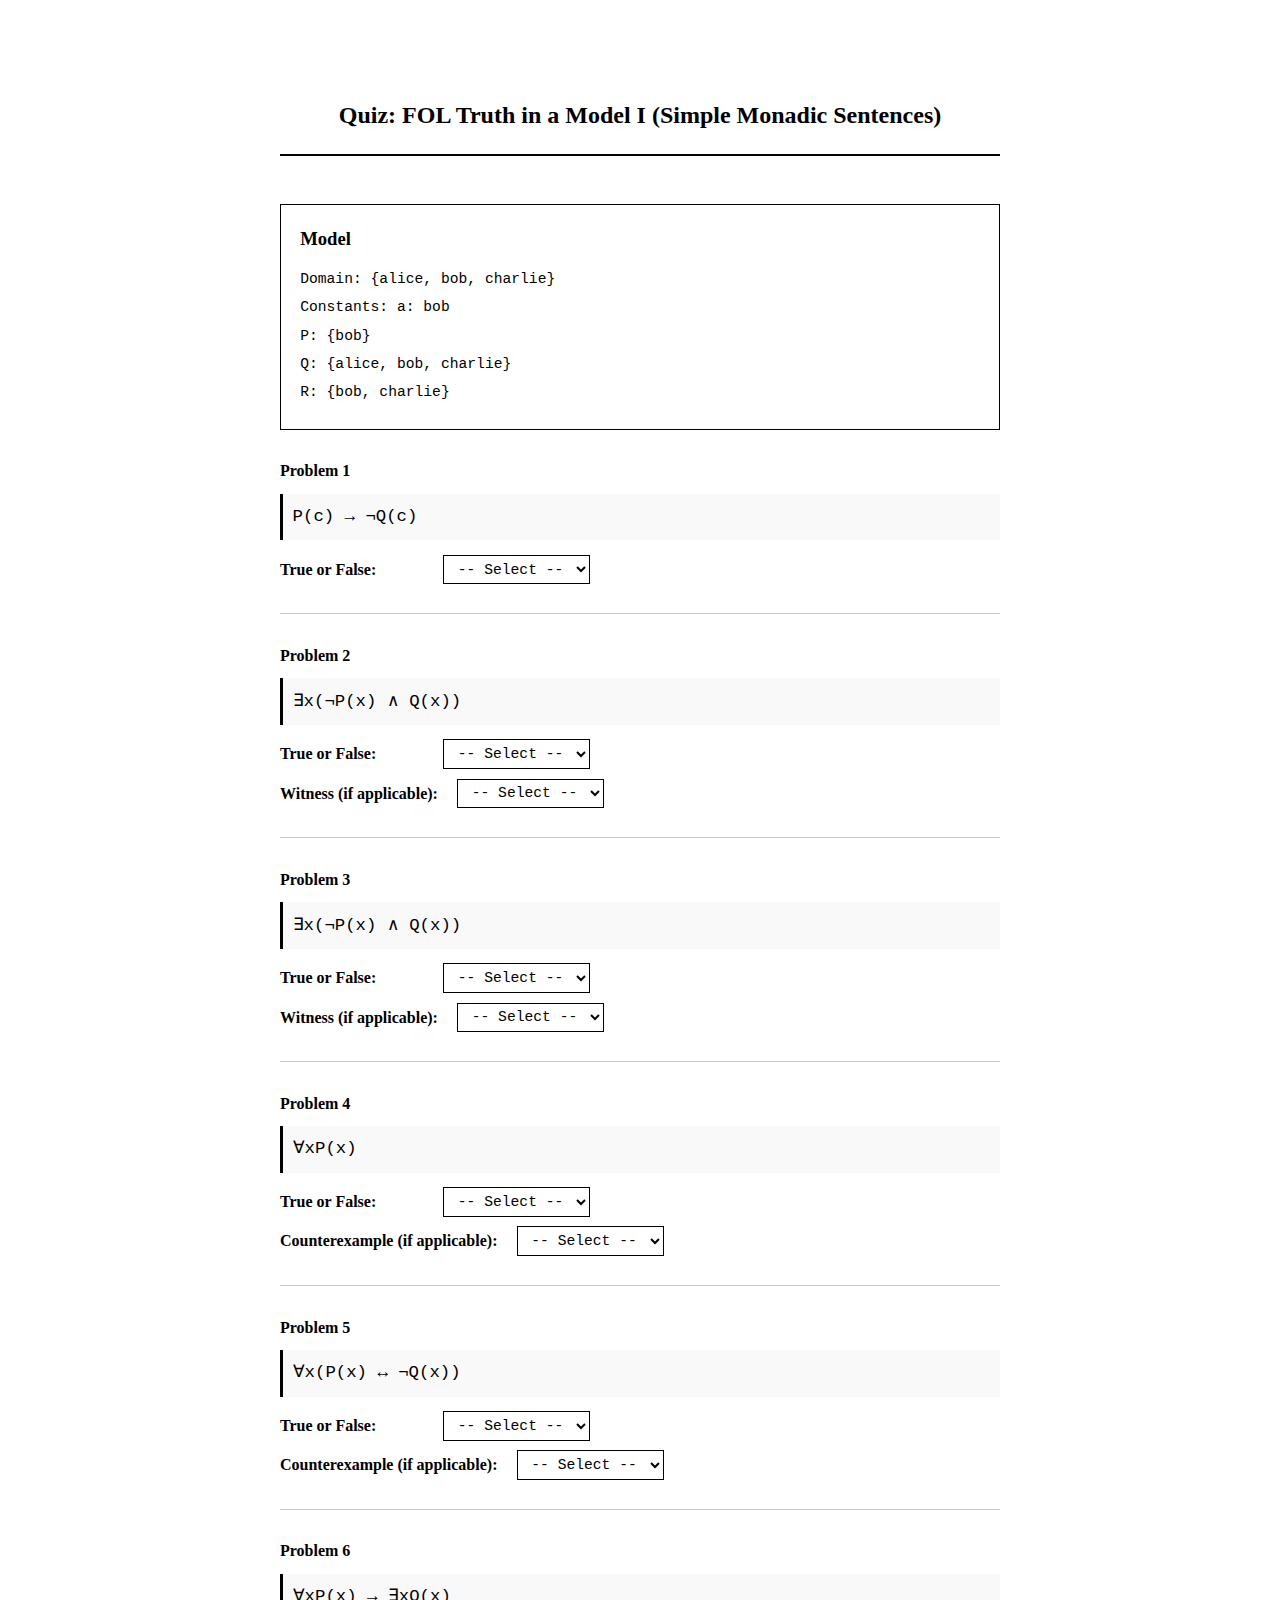
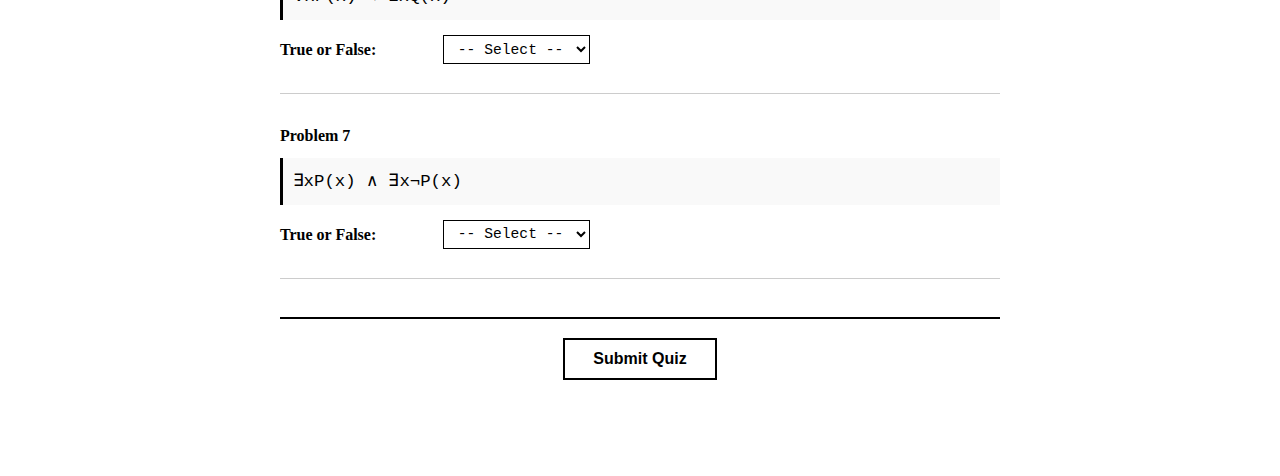
<file: Quiz-Monadic-Truth/index.html>
<!DOCTYPE html>
<html lang="en">
<head>
  <meta charset="UTF-8">
  <meta name="viewport" content="width=device-width, initial-scale=1.0">
  <title>FOL Truth in a Model - Quiz</title>
  <style>
    * {
      margin: 0;
      padding: 0;
      box-sizing: border-box;
    }
    
    body {
      font-family: "Computer Modern", "Latin Modern Roman", serif;
      font-size: 12pt;
      line-height: 1.6;
      max-width: 8.5in;
      margin: 0.5in auto;
      padding: 0.5in;
      background: white;
      color: black;
    }
    
    h1 {
      font-size: 18pt;
      font-weight: bold;
      text-align: center;
      margin-bottom: 0.5in;
      border-bottom: 2px solid black;
      padding-bottom: 0.2in;
    }
    
    .model-section {
      margin-bottom: 0.3in;
      padding: 0.2in;
      border: 1px solid black;
    }
    
    .model-section h2 {
      font-size: 14pt;
      font-weight: bold;
      margin-bottom: 0.15in;
    }
    
    .model-line {
      font-family: "Courier New", monospace;
      margin: 0.05in 0;
      font-size: 11pt;
    }
    
    .problem {
      margin-bottom: 0.3in;
      page-break-inside: avoid;
      border-bottom: 1px solid #ccc;
      padding-bottom: 0.2in;
    }
    
    .problem-number {
      font-weight: bold;
      font-size: 12pt;
      margin-bottom: 0.1in;
    }
    
    .formula {
      font-family: "Courier New", monospace;
      font-size: 13pt;
      margin: 0.1in 0;
      padding: 0.1in;
      background: #f9f9f9;
      border-left: 3px solid black;
    }
    
    .answer-section {
      margin-top: 0.15in;
    }
    
    .answer-row {
      margin: 0.1in 0;
      display: flex;
      align-items: center;
      gap: 0.2in;
    }
    
    .answer-row label {
      font-weight: bold;
      min-width: 1.5in;
    }
    
    select {
      font-family: "Courier New", monospace;
      font-size: 11pt;
      padding: 0.05in 0.1in;
      border: 1px solid black;
      background: white;
      min-width: 1.5in;
    }
    
    .submit-section {
      margin-top: 0.4in;
      text-align: center;
      padding-top: 0.2in;
      border-top: 2px solid black;
    }
    
    button {
      font-size: 12pt;
      padding: 0.1in 0.3in;
      border: 2px solid black;
      background: white;
      cursor: pointer;
      font-weight: bold;
    }
    
    button:hover {
      background: #f0f0f0;
    }
    
    .results-section {
      margin-top: 0.3in;
      padding: 0.2in;
      border: 2px solid black;
      display: none;
    }
    
    .results-section.visible {
      display: block;
    }
    
    .score {
      font-size: 16pt;
      font-weight: bold;
      text-align: center;
      margin-bottom: 0.2in;
    }
    
    .problem-feedback {
      margin: 0.15in 0;
      padding: 0.1in;
      border-left: 3px solid black;
    }
    
    .problem-feedback.correct {
      border-left-color: #2d2d2d;
      background: #f0f0f0;
    }
    
    .problem-feedback.incorrect {
      border-left-color: #000;
      background: #e8e8e8;
    }
    
    .feedback-header {
      font-weight: bold;
      margin-bottom: 0.05in;
    }
    
    .feedback-detail {
      font-size: 10pt;
      margin-left: 0.2in;
      font-family: "Courier New", monospace;
    }
    
    .explanation {
      font-size: 10pt;
      margin-top: 0.1in;
      font-style: italic;
    }
    
    @media print {
      body {
        margin: 0;
        padding: 0.5in;
      }
      
      button {
        display: none;
      }
      
      select {
        border: none;
        border-bottom: 1px solid black;
        background: transparent;
      }
    }
  </style>
</head>
<body>
  <h1> Quiz: FOL Truth in a Model I (Simple Monadic Sentences)  </h1>
  
  <div class="model-section" id="model-display">
    <!-- Model will be inserted here -->
  </div>
  
  <div id="problems-container">
    <!-- Problems will be inserted here -->
  </div>
  
  <div class="submit-section">
    <button onclick="submitQuiz()" id="submit-button">Submit Quiz</button>
  </div>
  
  <div class="results-section" id="results-section">
    <!-- Results will be inserted here -->
  </div>

  <script src="fol_problem_bank.js"></script>
  <script src="quiz_generator.js"></script>
  <script>
    // Generate quiz on page load
    let currentQuiz = null;
    
    function initializeQuiz() {
      currentQuiz = generateQuiz({
        stage0Count: 1,
        stage1Count: 2,
        stage2Count: 2,
        stage3Count: 2
      });
      
      displayModel();
      displayProblems();
    }
    
    function displayModel() {
      const modelDiv = document.getElementById('model-display');
      const model = currentQuiz.model;
      
      let html = '<h2>Model</h2>';
      
      // Domain
      html += `<div class="model-line">Domain: {${model.domain.join(', ')}}</div>`;
      
      // Constants (if any)
      if (Object.keys(currentQuiz.constants).length > 0) {
        const constantStrs = Object.entries(currentQuiz.constants)
          .map(([letter, person]) => `${letter}: ${person}`);
        html += `<div class="model-line">Constants: ${constantStrs.join(', ')}</div>`;
      }
      
      // Predicates
      const predicates = ['P', 'Q', 'R', 'S', 'T'].filter(p => model[p]);
      predicates.forEach(pred => {
        const extension = model[pred].length > 0 ? `{${model[pred].join(', ')}}` : '∅';
        html += `<div class="model-line">${pred}: ${extension}</div>`;
      });
      
      modelDiv.innerHTML = html;
    }
    
    function displayProblems() {
      const container = document.getElementById('problems-container');
      let html = '';
      
      currentQuiz.problems.forEach((problem, index) => {
        html += `
          <div class="problem">
            <div class="problem-number">Problem ${problem.number}</div>
            <div class="formula">${problem.formula}</div>
            <div class="answer-section">
              <div class="answer-row">
                <label for="truth-${problem.number}">True or False:</label>
                <select id="truth-${problem.number}" name="truth-${problem.number}">
                  <option value="">-- Select --</option>
                  <option value="true">True</option>
                  <option value="false">False</option>
                </select>
              </div>
        `;
        
        // Add witness input for stages 1 and 2
        if (problem.stage === 1 || problem.stage === 2) {
          const witnessLabel = problem.stage === 1 ? 'Witness (if applicable):' : 'Counterexample (if applicable):';
          html += `
              <div class="answer-row">
                <label for="witness-${problem.number}">${witnessLabel}</label>
                <select id="witness-${problem.number}" name="witness-${problem.number}">
                  <option value="">-- Select --</option>
          `;
          
          // Add domain members as options
          currentQuiz.model.domain.forEach(person => {
            html += `<option value="${person}">${person}</option>`;
          });
          
          html += `
                  <option value="n/a">n/a</option>
                </select>
              </div>
          `;
        }
        
        html += `
            </div>
          </div>
        `;
      });
      
      container.innerHTML = html;
    }
    
    function submitQuiz() {
      // Collect student answers
      const studentAnswers = [];
      let allAnswered = true;
      
      currentQuiz.problems.forEach(problem => {
        const truthSelect = document.getElementById(`truth-${problem.number}`);
        const truthValue = truthSelect.value;
        
        if (!truthValue) {
          allAnswered = false;
          return;
        }
        
        let witness = null;
        if (problem.stage === 1 || problem.stage === 2) {
          const witnessSelect = document.getElementById(`witness-${problem.number}`);
          witness = witnessSelect.value || null;
        }
        
        studentAnswers.push({
          truthValue: truthValue === 'true',
          witness: witness
        });
      });
      
      if (!allAnswered) {
        alert('Please answer all problems before submitting.');
        return;
      }
      
      // Grade the quiz
      const results = gradeQuiz(currentQuiz, studentAnswers);
      displayResults(results);
      
      // Disable submit button
      document.getElementById('submit-button').disabled = true;
      document.getElementById('submit-button').textContent = 'Submitted';
      
      // Disable all inputs
      document.querySelectorAll('select').forEach(select => {
        select.disabled = true;
      });
    }
    
    function displayResults(results) {
      const resultsDiv = document.getElementById('results-section');
      let html = '';
      
      // Score
      html += `<div class="score">Score: ${results.correctProblems}/${results.totalProblems} (${results.percentage}%)</div>`;
      
      // Feedback for each problem
      results.results.forEach((result, index) => {
        const problem = result.problem;
        const isCorrect = result.correct;
        
        if (!isCorrect) {
          html += `<div class="problem-feedback incorrect">`;
          html += `<div class="feedback-header">✗ Problem ${problem.number}: Incorrect</div>`;
          
          if (!result.truthValueCorrect) {
            html += `<div class="feedback-detail">The correct answer is: ${result.correctAnswer ? 'True' : 'False'}</div>`;
          }
          
          if (result.witnessRequired && !result.witnessCorrect) {
            html += `<div class="feedback-detail">${result.witnessMessage}</div>`;
          }
          
          // Add explanation
          html += `<div class="explanation">${generateExplanation(result, currentQuiz)}</div>`;
          html += `</div>`;
        } else {
          html += `<div class="problem-feedback correct">`;
          html += `<div class="feedback-header">✓ Problem ${problem.number}: Correct</div>`;
          html += `</div>`;
        }
      });
      
      resultsDiv.innerHTML = html;
      resultsDiv.classList.add('visible');
      
      // Scroll to results
      resultsDiv.scrollIntoView({ behavior: 'smooth', block: 'start' });
    }
    
    function generateExplanation(result, quiz) {
      const problem = result.problem;
      const model = quiz.model;
      const subs = problem.substitutions;
      const correctAnswer = result.correctAnswer;
      
      // Get actual predicate names from substitutions
      const predicates = {};
      Object.keys(subs).forEach(key => {
        if (key.match(/^[PQRST]$/)) {
          predicates[key] = subs[key];
        }
      });
      
      let explanation = '';
      
      if (problem.stage === 0) {
        // Stage 0 explanation - just evaluate the formula
        explanation = `Evaluate the formula step by step using the model above.`;
      } else if (problem.stage === 1) {
        // Existential
        if (correctAnswer) {
          // Find a witness
          const witness = model.domain.find(p => 
            problem.originalProblem.checkWitness(p, model, subs)
          );
          explanation = `This is TRUE. For example, "${witness}" is a witness.`;
        } else {
          explanation = `This is FALSE. No member of the domain satisfies the formula.`;
        }
      } else if (problem.stage === 2) {
        // Universal
        if (correctAnswer) {
          explanation = `This is TRUE. Every member of the domain satisfies the formula.`;
        } else {
          // Find a counterexample
          const counterexample = model.domain.find(p => 
            problem.originalProblem.checkCounterexample(p, model, subs)
          );
          explanation = `This is FALSE. For example, "${counterexample}" is a counterexample.`;
        }
      } else if (problem.stage === 3) {
        // Stage 3 - scope issues
        if (problem.originalProblem.scope_note) {
          explanation = problem.originalProblem.scope_note;
        } else {
          explanation = correctAnswer ? 
            'This formula is TRUE in the given model.' : 
            'This formula is FALSE in the given model.';
        }
      }
      
      return explanation;
    }
    
    // Initialize quiz when page loads
    window.onload = initializeQuiz;
  </script>
</body>
</html>
</file>
